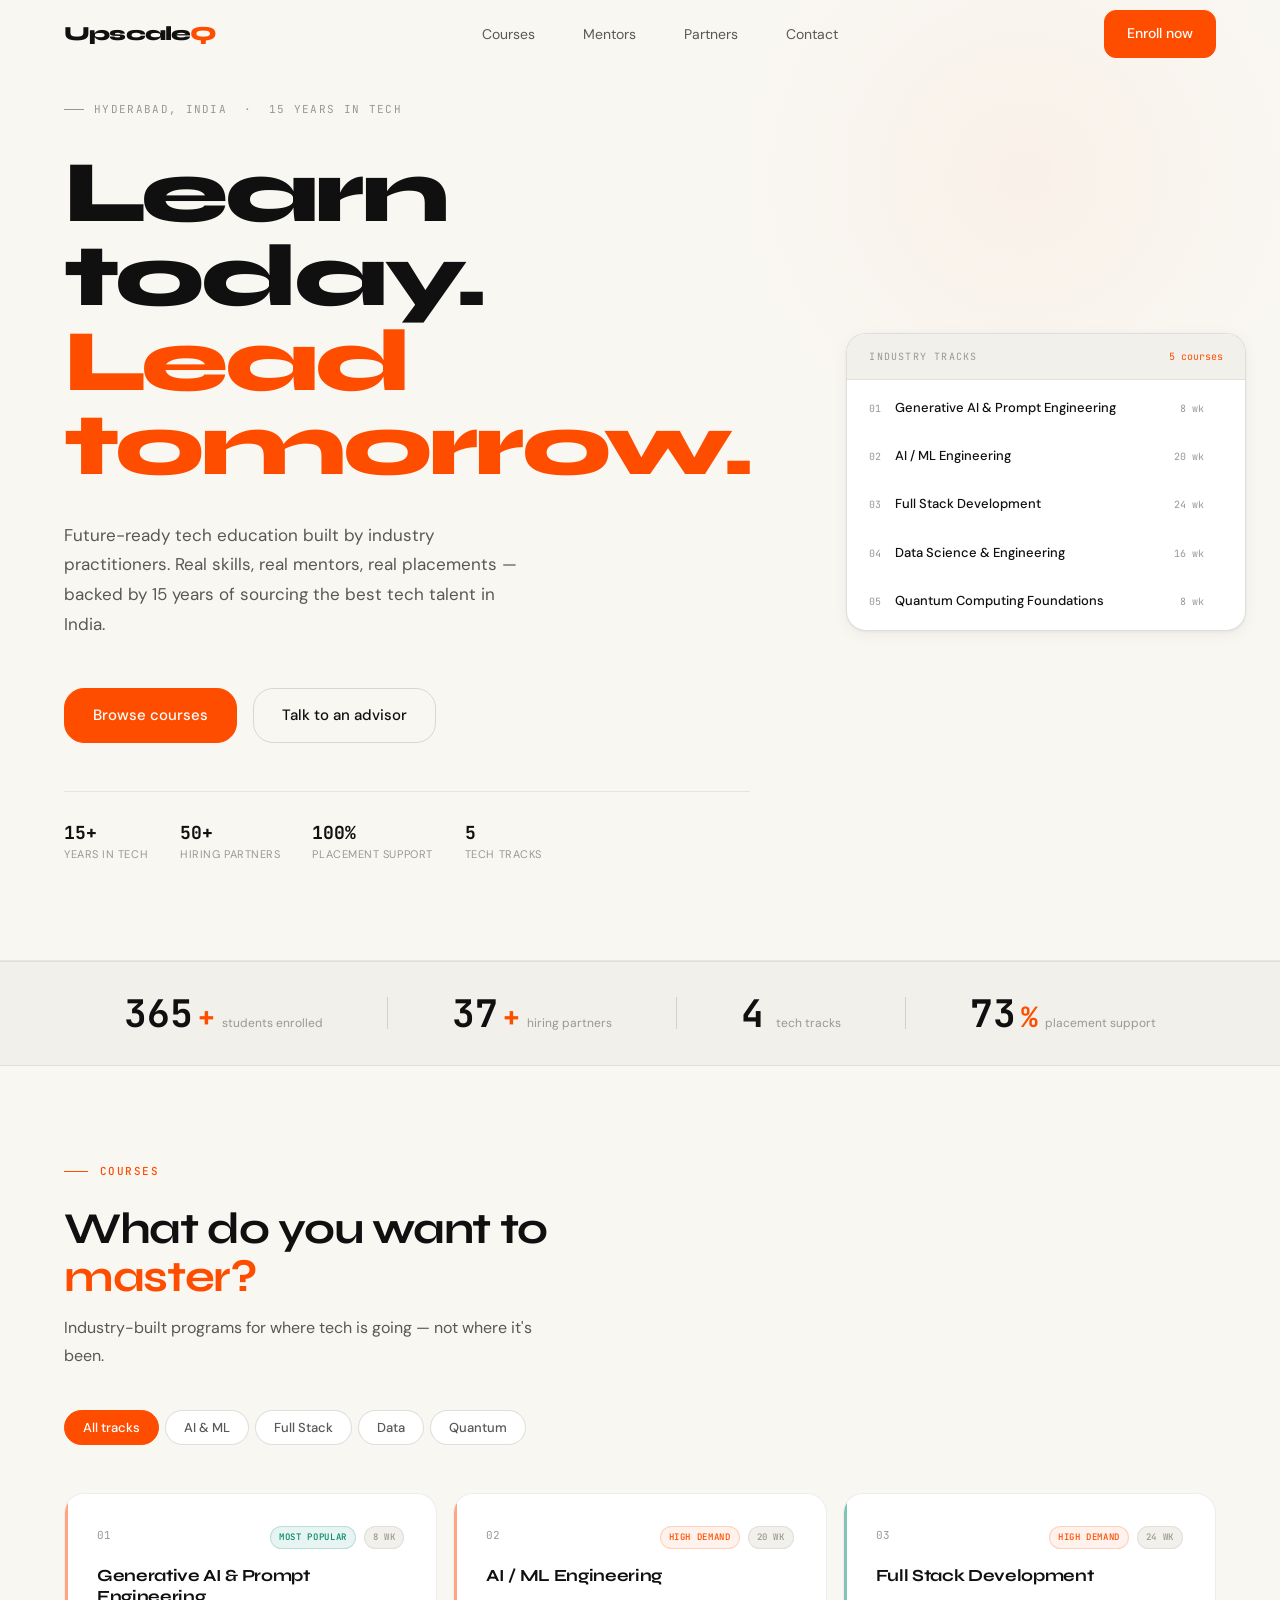
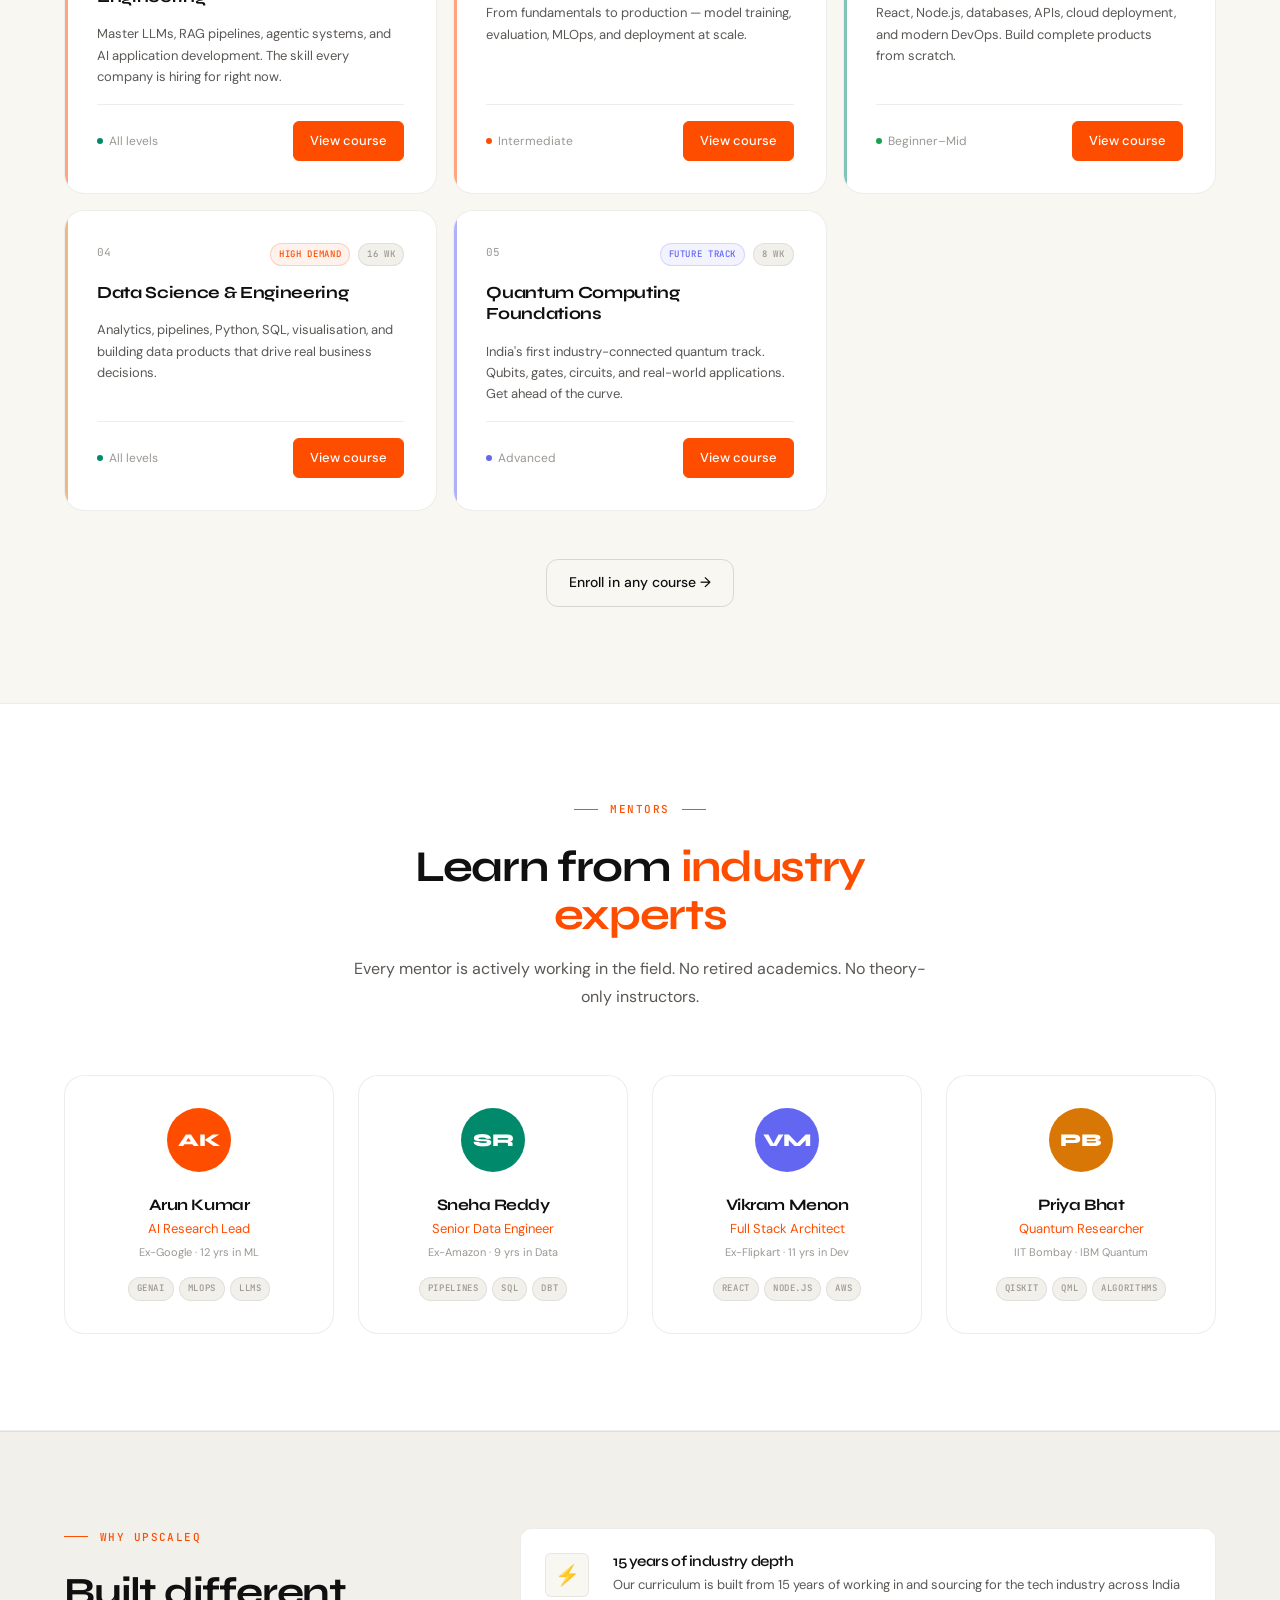
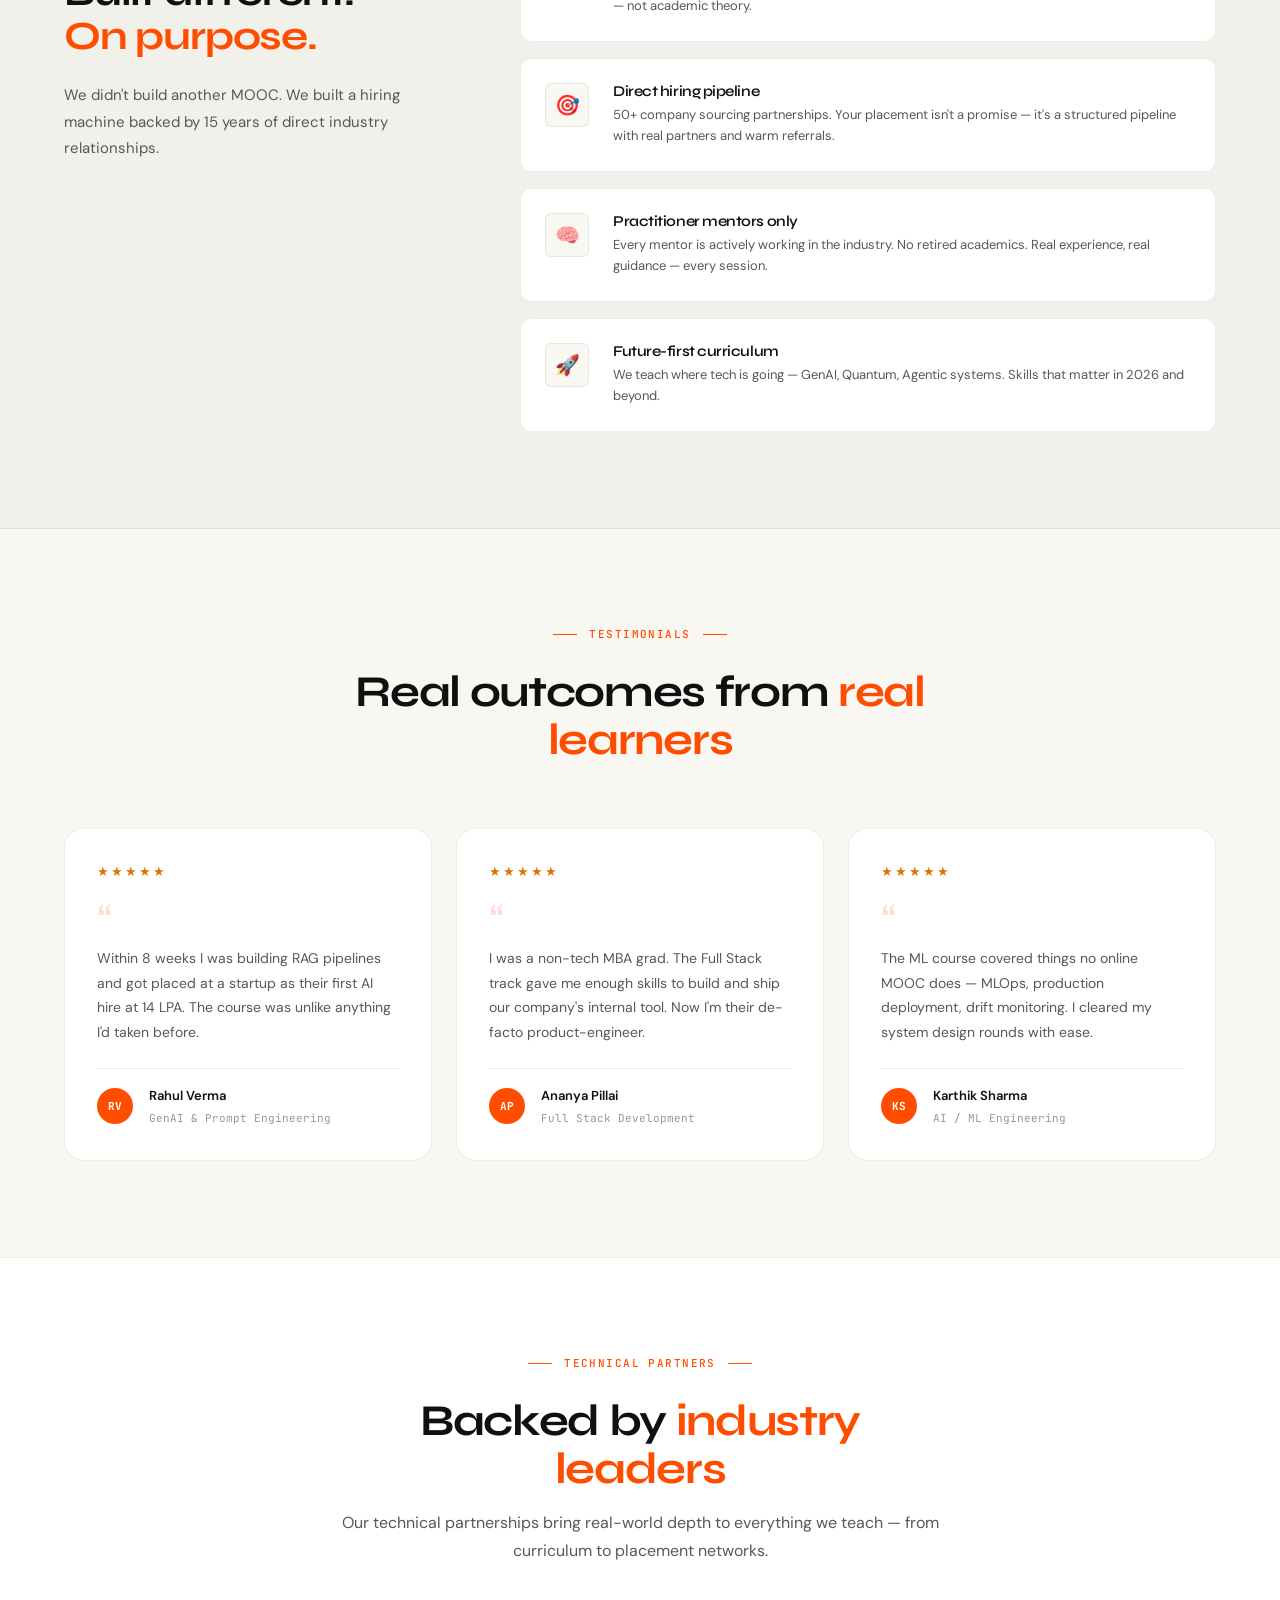
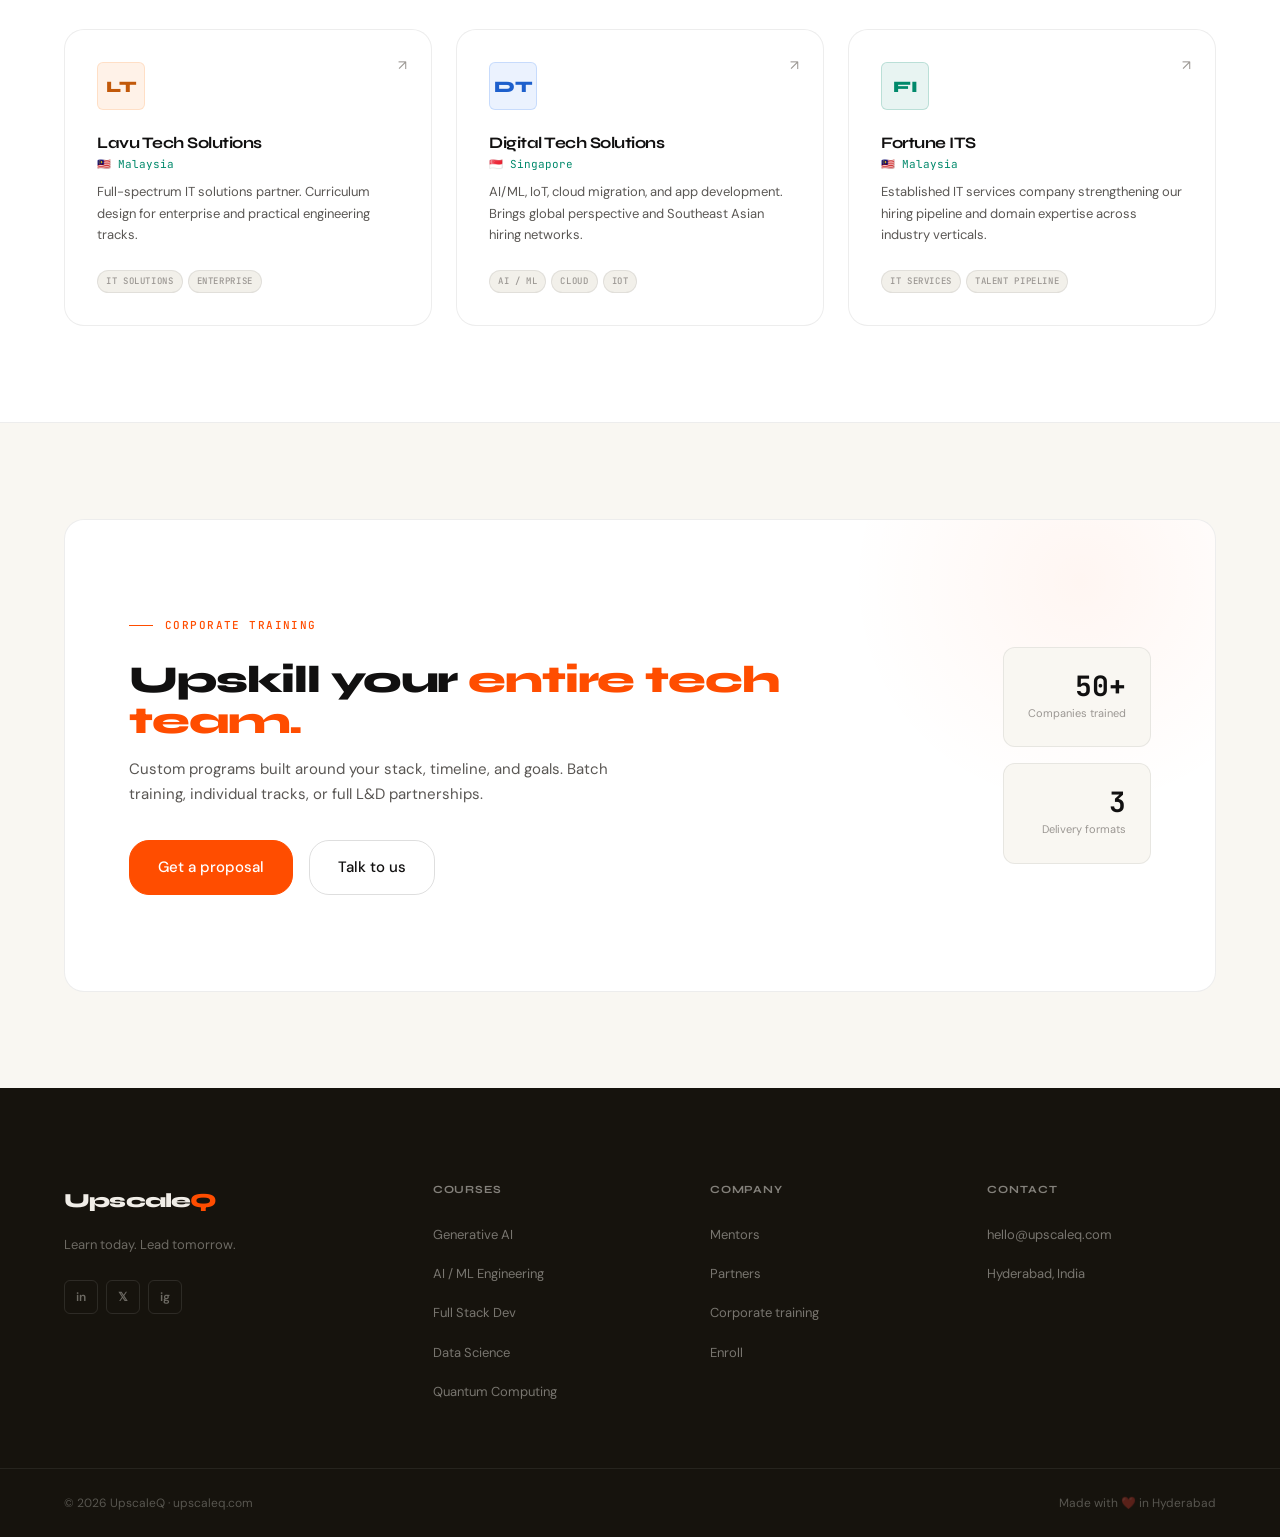
<file: index.html>
<!DOCTYPE html>
<html lang="en">
<head>
  <meta charset="UTF-8" />
  <meta name="viewport" content="width=device-width, initial-scale=1.0" />
  <title>UpscaleQ — Learn Today. Lead Tomorrow.</title>
  <meta name="description" content="Future-ready tech education built by industry practitioners. Real skills, real mentors, real placements — Hyderabad, India." />
  <link href="https://fonts.googleapis.com/css2?family=Syne:wght@400;500;600;700;800&family=DM+Sans:ital,opsz,wght@0,9..40,300;0,9..40,400;0,9..40,500;1,9..40,400&family=JetBrains+Mono:wght@400;500;700&display=swap" rel="stylesheet" />
  <link rel="stylesheet" href="styles.css" />
</head>
<body>

  <!-- NAV -->
  <header class="nav-wrapper" id="navbar">
    <nav class="nav container">
      <a href="index.html" class="nav__logo">Upscale<em>Q</em></a>
      <ul class="nav__links" id="navLinks">
        <li><a href="#courses" class="nav__link">Courses</a></li>
        <li><a href="#mentors" class="nav__link">Mentors</a></li>
        <li><a href="#partners" class="nav__link">Partners</a></li>
        <li><a href="#contact" class="nav__link">Contact</a></li>
      </ul>
      <div class="nav__actions">
        <a href="enroll.html" class="btn btn--primary">Enroll now</a>
        <button class="nav__hamburger" id="hamburger" aria-label="Open menu" aria-expanded="false">
          <span></span><span></span><span></span>
        </button>
      </div>
    </nav>
    <div class="nav__drawer" id="navDrawer">
      <ul class="nav__drawer-links">
        <li><a href="#courses"  class="nav__link">Courses</a></li>
        <li><a href="#mentors"  class="nav__link">Mentors</a></li>
        <li><a href="#partners" class="nav__link">Partners</a></li>
        <li><a href="#contact"  class="nav__link">Contact</a></li>
        <li><a href="enroll.html" class="btn btn--primary btn--full">Enroll now</a></li>
      </ul>
    </div>
  </header>

  <main>

    <!-- ───────────── HERO ───────────── -->
    <section class="hero" id="hero">
      <div class="container hero__inner">

        <!-- Left: text -->
        <div class="hero__content">
          <p class="hero__eyebrow reveal">Hyderabad, India &nbsp;·&nbsp; 15 years in tech</p>

          <h1 class="hero__headline reveal reveal--delay-1">
            Learn today.<br>
            <em>Lead tomorrow.</em>
          </h1>

          <p class="hero__sub reveal reveal--delay-2">
            Future-ready tech education built by industry practitioners.
            Real skills, real mentors, real placements — backed by
            15 years of sourcing the best tech talent in India.
          </p>

          <div class="hero__actions reveal reveal--delay-3">
            <a href="#courses"   class="btn btn--primary btn--lg">Browse courses</a>
            <a href="enroll.html" class="btn btn--ghost   btn--lg">Talk to an advisor</a>
          </div>

          <div class="hero__stats reveal reveal--delay-4">
            <div class="hero__stat">
              <span class="hero__stat-num mono">15+</span>
              <span class="hero__stat-label">Years in tech</span>
            </div>
            <div class="hero__stat">
              <span class="hero__stat-num mono">50+</span>
              <span class="hero__stat-label">Hiring partners</span>
            </div>
            <div class="hero__stat">
              <span class="hero__stat-num mono">100%</span>
              <span class="hero__stat-label">Placement support</span>
            </div>
            <div class="hero__stat">
              <span class="hero__stat-num mono">5</span>
              <span class="hero__stat-label">Tech tracks</span>
            </div>
          </div>
        </div>

        <!-- Right: course index — functional, not decorative -->
        <nav class="hero__index reveal reveal--delay-2" aria-label="Course index">
          <div class="hero__index-header">
            <span class="hero__index-title">Industry tracks</span>
            <span class="hero__index-count">5 courses</span>
          </div>
          <ol class="hero__index-list">
            <li>
              <a href="courses/generative-ai.html" class="hero__index-item">
                <span class="hero__index-num">01</span>
                <span class="hero__index-name">Generative AI &amp; Prompt Engineering</span>
                <span class="hero__index-weeks">8 wk</span>
                <span class="hero__index-item-arrow">→</span>
              </a>
            </li>
            <li>
              <a href="courses/ai-ml.html" class="hero__index-item">
                <span class="hero__index-num">02</span>
                <span class="hero__index-name">AI / ML Engineering</span>
                <span class="hero__index-weeks">20 wk</span>
                <span class="hero__index-item-arrow">→</span>
              </a>
            </li>
            <li>
              <a href="courses/fullstack.html" class="hero__index-item">
                <span class="hero__index-num">03</span>
                <span class="hero__index-name">Full Stack Development</span>
                <span class="hero__index-weeks">24 wk</span>
                <span class="hero__index-item-arrow">→</span>
              </a>
            </li>
            <li>
              <a href="courses/data-science.html" class="hero__index-item">
                <span class="hero__index-num">04</span>
                <span class="hero__index-name">Data Science &amp; Engineering</span>
                <span class="hero__index-weeks">16 wk</span>
                <span class="hero__index-item-arrow">→</span>
              </a>
            </li>
            <li>
              <a href="courses/quantum.html" class="hero__index-item">
                <span class="hero__index-num">05</span>
                <span class="hero__index-name">Quantum Computing Foundations</span>
                <span class="hero__index-weeks">8 wk</span>
                <span class="hero__index-item-arrow">→</span>
              </a>
            </li>
          </ol>
        </nav>

      </div>
    </section>

    <!-- ───────────── STATS ───────────── -->
    <div class="stats-bar">
      <div class="container stats-bar__inner">
        <div class="stat-item reveal">
          <span class="stat-item__num mono" data-target="500">0</span>
          <span class="stat-item__suffix mono">+</span>
          <span class="stat-item__label">students enrolled</span>
        </div>
        <div class="stat-divider" aria-hidden="true"></div>
        <div class="stat-item reveal reveal--delay-1">
          <span class="stat-item__num mono" data-target="50">0</span>
          <span class="stat-item__suffix mono">+</span>
          <span class="stat-item__label">hiring partners</span>
        </div>
        <div class="stat-divider" aria-hidden="true"></div>
        <div class="stat-item reveal reveal--delay-2">
          <span class="stat-item__num mono" data-target="5">0</span>
          <span class="stat-item__suffix mono"></span>
          <span class="stat-item__label">tech tracks</span>
        </div>
        <div class="stat-divider" aria-hidden="true"></div>
        <div class="stat-item reveal reveal--delay-3">
          <span class="stat-item__num mono" data-target="100">0</span>
          <span class="stat-item__suffix mono">%</span>
          <span class="stat-item__label">placement support</span>
        </div>
      </div>
    </div>

    <!-- ───────────── COURSES ───────────── -->
    <section class="section" id="courses">
      <div class="container">
        <div class="reveal">
          <p class="section__label">Courses</p>
          <h2 class="section__h" style="max-width:520px;margin-bottom:12px;">
            What do you want to <em>master?</em>
          </h2>
          <p class="section__sub" style="max-width:480px;margin-bottom:40px;">
            Industry-built programs for where tech is going — not where it's been.
          </p>
        </div>

        <div class="filter-tabs reveal">
          <button class="filter-tab filter-tab--active" data-filter="all">All tracks</button>
          <button class="filter-tab" data-filter="ai">AI &amp; ML</button>
          <button class="filter-tab" data-filter="fullstack">Full Stack</button>
          <button class="filter-tab" data-filter="data">Data</button>
          <button class="filter-tab" data-filter="quantum">Quantum</button>
        </div>

        <div class="courses-grid" id="coursesGrid">

          <article class="course-card reveal" data-category="ai">
            <div class="course-card__top">
              <span class="course-card__num mono">01</span>
              <div class="course-card__tags-row">
                <span class="tag tag--hot">Most popular</span>
                <span class="tag tag--sm mono">8 wk</span>
              </div>
            </div>
            <h3 class="course-card__title">Generative AI &amp; Prompt Engineering</h3>
            <p class="course-card__desc">Master LLMs, RAG pipelines, agentic systems, and AI application development. The skill every company is hiring for right now.</p>
            <div class="course-card__footer">
              <div class="course-card__level">
                <span class="level-dot level-dot--all"></span>All levels
              </div>
              <a href="courses/generative-ai.html" class="btn btn--primary btn--sm">View course</a>
            </div>
          </article>

          <article class="course-card reveal reveal--delay-1" data-category="ai">
            <div class="course-card__top">
              <span class="course-card__num mono">02</span>
              <div class="course-card__tags-row">
                <span class="tag tag--demand">High demand</span>
                <span class="tag tag--sm mono">20 wk</span>
              </div>
            </div>
            <h3 class="course-card__title">AI / ML Engineering</h3>
            <p class="course-card__desc">From fundamentals to production — model training, evaluation, MLOps, and deployment at scale.</p>
            <div class="course-card__footer">
              <div class="course-card__level">
                <span class="level-dot level-dot--mid"></span>Intermediate
              </div>
              <a href="courses/ai-ml.html" class="btn btn--primary btn--sm">View course</a>
            </div>
          </article>

          <article class="course-card reveal reveal--delay-2" data-category="fullstack">
            <div class="course-card__top">
              <span class="course-card__num mono">03</span>
              <div class="course-card__tags-row">
                <span class="tag tag--demand">High demand</span>
                <span class="tag tag--sm mono">24 wk</span>
              </div>
            </div>
            <h3 class="course-card__title">Full Stack Development</h3>
            <p class="course-card__desc">React, Node.js, databases, APIs, cloud deployment, and modern DevOps. Build complete products from scratch.</p>
            <div class="course-card__footer">
              <div class="course-card__level">
                <span class="level-dot level-dot--beg"></span>Beginner–Mid
              </div>
              <a href="courses/fullstack.html" class="btn btn--primary btn--sm">View course</a>
            </div>
          </article>

          <article class="course-card reveal reveal--delay-1" data-category="data">
            <div class="course-card__top">
              <span class="course-card__num mono">04</span>
              <div class="course-card__tags-row">
                <span class="tag tag--demand">High demand</span>
                <span class="tag tag--sm mono">16 wk</span>
              </div>
            </div>
            <h3 class="course-card__title">Data Science &amp; Engineering</h3>
            <p class="course-card__desc">Analytics, pipelines, Python, SQL, visualisation, and building data products that drive real business decisions.</p>
            <div class="course-card__footer">
              <div class="course-card__level">
                <span class="level-dot level-dot--all"></span>All levels
              </div>
              <a href="courses/data-science.html" class="btn btn--primary btn--sm">View course</a>
            </div>
          </article>

          <article class="course-card reveal reveal--delay-2" data-category="quantum">
            <div class="course-card__top">
              <span class="course-card__num mono">05</span>
              <div class="course-card__tags-row">
                <span class="tag tag--new">Future track</span>
                <span class="tag tag--sm mono">8 wk</span>
              </div>
            </div>
            <h3 class="course-card__title">Quantum Computing Foundations</h3>
            <p class="course-card__desc">India's first industry-connected quantum track. Qubits, gates, circuits, and real-world applications. Get ahead of the curve.</p>
            <div class="course-card__footer">
              <div class="course-card__level">
                <span class="level-dot level-dot--adv"></span>Advanced
              </div>
              <a href="courses/quantum.html" class="btn btn--primary btn--sm">View course</a>
            </div>
          </article>

        </div>

        <div class="courses-section__cta reveal">
          <a href="enroll.html" class="btn btn--ghost">Enroll in any course →</a>
        </div>
      </div>
    </section>

    <!-- ───────────── MENTORS ───────────── -->
    <section class="section" id="mentors" style="background:var(--color-surface);border-top:1px solid var(--color-border);border-bottom:1px solid var(--color-border);">
      <div class="container">
        <div class="section__header reveal">
          <p class="section__label">Mentors</p>
          <h2 class="section__h">Learn from <em>industry experts</em></h2>
          <p class="section__sub">Every mentor is actively working in the field. No retired academics. No theory-only instructors.</p>
        </div>
        <div class="mentors-grid">
          <div class="mentor-card reveal">
            <div class="mentor-card__avatar mentor-card__avatar--1">AK</div>
            <h3 class="mentor-card__name">Arun Kumar</h3>
            <p class="mentor-card__role">AI Research Lead</p>
            <p class="mentor-card__company">Ex-Google · 12 yrs in ML</p>
            <div class="mentor-card__tags">
              <span class="tag tag--sm">GenAI</span>
              <span class="tag tag--sm">MLOps</span>
              <span class="tag tag--sm">LLMs</span>
            </div>
          </div>
          <div class="mentor-card reveal reveal--delay-1">
            <div class="mentor-card__avatar mentor-card__avatar--2">SR</div>
            <h3 class="mentor-card__name">Sneha Reddy</h3>
            <p class="mentor-card__role">Senior Data Engineer</p>
            <p class="mentor-card__company">Ex-Amazon · 9 yrs in Data</p>
            <div class="mentor-card__tags">
              <span class="tag tag--sm">Pipelines</span>
              <span class="tag tag--sm">SQL</span>
              <span class="tag tag--sm">dbt</span>
            </div>
          </div>
          <div class="mentor-card reveal reveal--delay-2">
            <div class="mentor-card__avatar mentor-card__avatar--3">VM</div>
            <h3 class="mentor-card__name">Vikram Menon</h3>
            <p class="mentor-card__role">Full Stack Architect</p>
            <p class="mentor-card__company">Ex-Flipkart · 11 yrs in Dev</p>
            <div class="mentor-card__tags">
              <span class="tag tag--sm">React</span>
              <span class="tag tag--sm">Node.js</span>
              <span class="tag tag--sm">AWS</span>
            </div>
          </div>
          <div class="mentor-card reveal reveal--delay-3">
            <div class="mentor-card__avatar mentor-card__avatar--4">PB</div>
            <h3 class="mentor-card__name">Priya Bhat</h3>
            <p class="mentor-card__role">Quantum Researcher</p>
            <p class="mentor-card__company">IIT Bombay · IBM Quantum</p>
            <div class="mentor-card__tags">
              <span class="tag tag--sm">Qiskit</span>
              <span class="tag tag--sm">QML</span>
              <span class="tag tag--sm">Algorithms</span>
            </div>
          </div>
        </div>
      </div>
    </section>

    <!-- ───────────── WHY UPSCALEQ ───────────── -->
    <section class="section why-section">
      <div class="container why-inner">
        <div class="why-left reveal">
          <p class="section__label">Why UpscaleQ</p>
          <h2 class="section__h">Built different.<br><em>On purpose.</em></h2>
          <p class="section__sub">We didn't build another MOOC. We built a hiring machine backed by 15 years of direct industry relationships.</p>
        </div>
        <div class="why-right">
          <div class="why-point reveal">
            <div class="why-point__icon">⚡</div>
            <div>
              <h4 class="why-point__title">15 years of industry depth</h4>
              <p class="why-point__desc">Our curriculum is built from 15 years of working in and sourcing for the tech industry across India — not academic theory.</p>
            </div>
          </div>
          <div class="why-point reveal reveal--delay-1">
            <div class="why-point__icon">🎯</div>
            <div>
              <h4 class="why-point__title">Direct hiring pipeline</h4>
              <p class="why-point__desc">50+ company sourcing partnerships. Your placement isn't a promise — it's a structured pipeline with real partners and warm referrals.</p>
            </div>
          </div>
          <div class="why-point reveal reveal--delay-2">
            <div class="why-point__icon">🧠</div>
            <div>
              <h4 class="why-point__title">Practitioner mentors only</h4>
              <p class="why-point__desc">Every mentor is actively working in the industry. No retired academics. Real experience, real guidance — every session.</p>
            </div>
          </div>
          <div class="why-point reveal reveal--delay-3">
            <div class="why-point__icon">🚀</div>
            <div>
              <h4 class="why-point__title">Future-first curriculum</h4>
              <p class="why-point__desc">We teach where tech is going — GenAI, Quantum, Agentic systems. Skills that matter in 2026 and beyond.</p>
            </div>
          </div>
        </div>
      </div>
    </section>

    <!-- ───────────── TESTIMONIALS ───────────── -->
    <section class="section" id="testimonials">
      <div class="container">
        <div class="section__header reveal">
          <p class="section__label">Testimonials</p>
          <h2 class="section__h">Real outcomes from <em>real learners</em></h2>
        </div>
        <div class="testimonials-grid">
          <article class="testimonial-card reveal">
            <div class="testimonial-card__stars">★★★★★</div>
            <p class="testimonial-card__text">Within 8 weeks I was building RAG pipelines and got placed at a startup as their first AI hire at 14 LPA. The course was unlike anything I'd taken before.</p>
            <div class="testimonial-card__author">
              <div class="testimonial-card__avatar">RV</div>
              <div>
                <div class="testimonial-card__name">Rahul Verma</div>
                <div class="testimonial-card__course">GenAI &amp; Prompt Engineering</div>
              </div>
            </div>
          </article>
          <article class="testimonial-card reveal reveal--delay-1">
            <div class="testimonial-card__stars">★★★★★</div>
            <p class="testimonial-card__text">I was a non-tech MBA grad. The Full Stack track gave me enough skills to build and ship our company's internal tool. Now I'm their de-facto product-engineer.</p>
            <div class="testimonial-card__author">
              <div class="testimonial-card__avatar">AP</div>
              <div>
                <div class="testimonial-card__name">Ananya Pillai</div>
                <div class="testimonial-card__course">Full Stack Development</div>
              </div>
            </div>
          </article>
          <article class="testimonial-card reveal reveal--delay-2">
            <div class="testimonial-card__stars">★★★★★</div>
            <p class="testimonial-card__text">The ML course covered things no online MOOC does — MLOps, production deployment, drift monitoring. I cleared my system design rounds with ease.</p>
            <div class="testimonial-card__author">
              <div class="testimonial-card__avatar">KS</div>
              <div>
                <div class="testimonial-card__name">Karthik Sharma</div>
                <div class="testimonial-card__course">AI / ML Engineering</div>
              </div>
            </div>
          </article>
        </div>
      </div>
    </section>

    <!-- ───────────── PARTNERS ───────────── -->
    <section class="section" id="partners" style="background:var(--color-surface);border-top:1px solid var(--color-border);border-bottom:1px solid var(--color-border);">
      <div class="container">
        <div class="section__header reveal">
          <p class="section__label">Technical Partners</p>
          <h2 class="section__h">Backed by <em>industry leaders</em></h2>
          <p class="section__sub">Our technical partnerships bring real-world depth to everything we teach — from curriculum to placement networks.</p>
        </div>
        <div class="partners-grid">
          <a href="https://www.lavutechsolutions.com/" target="_blank" rel="noopener" class="partner-card reveal">
            <div class="partner-card__mono pm--lavu">LT</div>
            <div>
              <h3 class="partner-card__name">Lavu Tech Solutions</h3>
              <p class="partner-card__loc">🇲🇾 Malaysia</p>
              <p class="partner-card__desc">Full-spectrum IT solutions partner. Curriculum design for enterprise and practical engineering tracks.</p>
            </div>
            <div class="partner-card__tags">
              <span class="tag tag--sm">IT Solutions</span>
              <span class="tag tag--sm">Enterprise</span>
            </div>
            <span class="partner-card__arrow">↗</span>
          </a>
          <a href="https://www.digitaltechsolutions.com.sg/" target="_blank" rel="noopener" class="partner-card reveal reveal--delay-1">
            <div class="partner-card__mono pm--dts">DT</div>
            <div>
              <h3 class="partner-card__name">Digital Tech Solutions</h3>
              <p class="partner-card__loc">🇸🇬 Singapore</p>
              <p class="partner-card__desc">AI/ML, IoT, cloud migration, and app development. Brings global perspective and Southeast Asian hiring networks.</p>
            </div>
            <div class="partner-card__tags">
              <span class="tag tag--sm">AI / ML</span>
              <span class="tag tag--sm">Cloud</span>
              <span class="tag tag--sm">IoT</span>
            </div>
            <span class="partner-card__arrow">↗</span>
          </a>
          <a href="https://www.fortuneits.com/" target="_blank" rel="noopener" class="partner-card reveal reveal--delay-2">
            <div class="partner-card__mono pm--fortune">FI</div>
            <div>
              <h3 class="partner-card__name">Fortune ITS</h3>
              <p class="partner-card__loc">🇲🇾 Malaysia</p>
              <p class="partner-card__desc">Established IT services company strengthening our hiring pipeline and domain expertise across industry verticals.</p>
            </div>
            <div class="partner-card__tags">
              <span class="tag tag--sm">IT Services</span>
              <span class="tag tag--sm">Talent Pipeline</span>
            </div>
            <span class="partner-card__arrow">↗</span>
          </a>
        </div>
      </div>
    </section>

    <!-- ───────────── CORPORATE ───────────── -->
    <section class="section" id="corporate">
      <div class="container">
        <div class="corporate-banner reveal">
          <div class="corporate-banner__content">
            <p class="section__label">Corporate training</p>
            <h2 class="corporate-banner__h">Upskill your <em>entire tech team.</em></h2>
            <p class="corporate-banner__sub">Custom programs built around your stack, timeline, and goals. Batch training, individual tracks, or full L&amp;D partnerships.</p>
            <div class="corporate-banner__actions">
              <a href="enroll.html"               class="btn btn--primary btn--lg">Get a proposal</a>
              <a href="mailto:hello@upscaleq.com" class="btn btn--ghost   btn--lg">Talk to us</a>
            </div>
          </div>
          <div class="corporate-banner__stat-col">
            <div class="corp-stat">
              <span class="corp-stat__num mono">50+</span>
              <p class="corp-stat__label">Companies trained</p>
            </div>
            <div class="corp-stat">
              <span class="corp-stat__num mono">3</span>
              <p class="corp-stat__label">Delivery formats</p>
            </div>
          </div>
        </div>
      </div>
    </section>

  </main>

  <!-- FOOTER -->
  <footer class="footer" id="contact">
    <div class="container footer__inner">
      <div class="footer__brand">
        <a href="index.html" class="footer__logo">Upscale<em>Q</em></a>
        <p class="footer__tagline">Learn today. Lead tomorrow.</p>
        <div class="footer__socials">
          <a href="#" class="footer__social" aria-label="LinkedIn">in</a>
          <a href="#" class="footer__social" aria-label="Twitter">𝕏</a>
          <a href="#" class="footer__social" aria-label="Instagram">ig</a>
        </div>
      </div>
      <div class="footer__col">
        <h4 class="footer__col-title">Courses</h4>
        <ul class="footer__links">
          <li><a href="courses/generative-ai.html">Generative AI</a></li>
          <li><a href="courses/ai-ml.html">AI / ML Engineering</a></li>
          <li><a href="courses/fullstack.html">Full Stack Dev</a></li>
          <li><a href="courses/data-science.html">Data Science</a></li>
          <li><a href="courses/quantum.html">Quantum Computing</a></li>
        </ul>
      </div>
      <div class="footer__col">
        <h4 class="footer__col-title">Company</h4>
        <ul class="footer__links">
          <li><a href="#mentors">Mentors</a></li>
          <li><a href="#partners">Partners</a></li>
          <li><a href="#corporate">Corporate training</a></li>
          <li><a href="enroll.html">Enroll</a></li>
        </ul>
      </div>
      <div class="footer__col">
        <h4 class="footer__col-title">Contact</h4>
        <ul class="footer__links">
          <li><a href="mailto:hello@upscaleq.com">hello@upscaleq.com</a></li>
          <li><a href="#">Hyderabad, India</a></li>
        </ul>
      </div>
    </div>
    <div class="footer__bottom">
      <div class="container footer__bottom-inner">
        <span>© 2026 UpscaleQ · upscaleq.com</span>
        <span>Made with ❤️ in Hyderabad</span>
      </div>
    </div>
  </footer>

  <script src="script.js"></script>
</body>
</html>
</file>
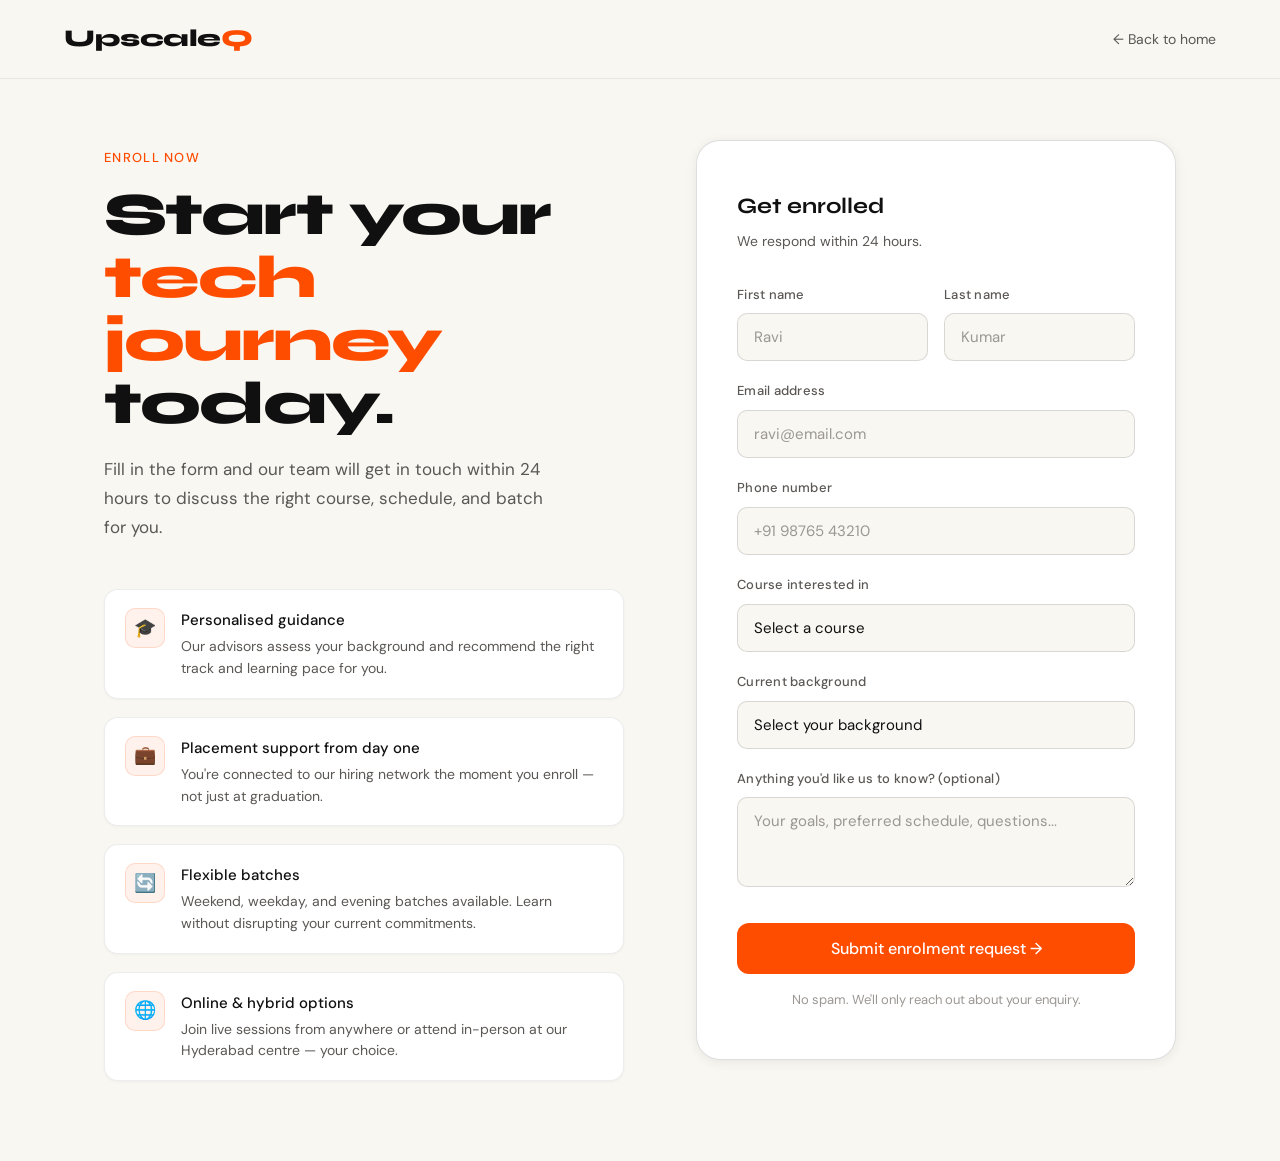
<file: enroll.html>
<!DOCTYPE html>
<html lang="en">
<head>
<meta charset="UTF-8">
<meta name="viewport" content="width=device-width, initial-scale=1.0">
<title>Enroll Now — UpscaleQ</title>
<link href="https://fonts.googleapis.com/css2?family=Syne:wght@400;500;600;700;800&family=DM+Sans:ital,opsz,wght@0,9..40,300;0,9..40,400;0,9..40,500;1,9..40,400&display=swap" rel="stylesheet">
<style>
  :root {
    --bg: #F9F7F2; --surface: #FFFFFF; --surface-2: #F2F0EA;
    --orange: #FF4D00; --orange-hover: #E54300; --teal: #00896B;
    --text-1: #111010; --text-2: #5A5754; --text-3: #9B9793;
    --border: rgba(0,0,0,0.07); --border-soft: rgba(0,0,0,0.13);
  }
  *, *::before, *::after { box-sizing: border-box; margin: 0; padding: 0; }
  html { scroll-behavior: smooth; }
  body {
    font-family: 'DM Sans', sans-serif;
    font-size: 16px; line-height: 1.6;
    background: var(--bg); color: var(--text-1);
    overflow-x: hidden; -webkit-font-smoothing: antialiased;
  }

  nav {
    position: fixed; top: 0; left: 0; right: 0; z-index: 100;
    display: flex; align-items: center; justify-content: space-between;
    padding: 20px 64px;
    background: rgba(249,247,242,0.94);
    backdrop-filter: blur(16px);
    border-bottom: 1px solid var(--border);
  }
  .nav-logo {
    font-family: 'Syne', sans-serif;
    font-size: 24px; font-weight: 800;
    letter-spacing: -0.5px; color: var(--text-1);
    text-decoration: none;
  }
  .nav-logo span { color: var(--orange); }
  .nav-back {
    font-size: 14px; color: var(--text-2); text-decoration: none;
    display: flex; align-items: center; gap: 6px;
    transition: color 0.2s;
  }
  .nav-back:hover { color: var(--text-1); }

  .page-wrap {
    min-height: 100vh;
    padding: 140px 64px 80px;
    display: grid;
    grid-template-columns: 1fr 480px;
    gap: 72px;
    max-width: 1200px;
    margin: 0 auto;
  }

  .enroll-left { padding-top: 8px; }
  .section-tag {
    font-size: 13px; font-weight: 500; letter-spacing: 0.1em;
    text-transform: uppercase; color: var(--orange); margin-bottom: 14px;
  }
  .enroll-h {
    font-family: 'Syne', sans-serif;
    font-size: clamp(40px, 5vw, 60px);
    font-weight: 800; letter-spacing: -2px; line-height: 1.05;
    margin-bottom: 20px; color: var(--text-1);
  }
  .enroll-h span { color: var(--orange); }
  .enroll-sub {
    font-size: 17px; color: var(--text-2); line-height: 1.7;
    max-width: 460px; margin-bottom: 48px;
  }

  .trust-items { display: flex; flex-direction: column; gap: 18px; }
  .trust-item {
    display: flex; align-items: flex-start; gap: 16px;
    padding: 18px 20px;
    background: var(--surface);
    border: 1px solid var(--border);
    border-radius: 14px;
    box-shadow: 0 1px 3px rgba(0,0,0,0.04);
  }
  .trust-icon {
    width: 40px; height: 40px; border-radius: 10px; flex-shrink: 0;
    background: rgba(255,77,0,0.08); border: 1px solid rgba(255,77,0,0.15);
    display: flex; align-items: center; justify-content: center; font-size: 18px;
  }
  .trust-title { font-size: 15px; font-weight: 500; margin-bottom: 4px; color: var(--text-1); }
  .trust-desc { font-size: 14px; color: var(--text-2); line-height: 1.55; }

  /* FORM CARD */
  .form-card {
    background: var(--surface);
    border: 1px solid var(--border-soft);
    border-radius: 24px; padding: 48px 40px;
    position: sticky; top: 100px;
    align-self: start;
    box-shadow: 0 2px 12px rgba(0,0,0,0.07);
  }
  .form-title {
    font-family: 'Syne', sans-serif;
    font-size: 22px; font-weight: 700;
    margin-bottom: 6px; color: var(--text-1);
  }
  .form-sub { font-size: 14px; color: var(--text-2); margin-bottom: 32px; }

  .form-group { margin-bottom: 20px; }
  label {
    display: block; font-size: 13px; font-weight: 500;
    color: var(--text-2); margin-bottom: 8px;
    letter-spacing: 0.02em;
  }
  input, select, textarea {
    width: 100%; padding: 13px 16px;
    background: var(--bg);
    border: 1px solid var(--border-soft);
    border-radius: 10px; color: var(--text-1);
    font-family: 'DM Sans', sans-serif; font-size: 15px;
    outline: none; transition: border-color 0.2s, background 0.2s;
    -webkit-appearance: none;
  }
  input::placeholder, textarea::placeholder { color: var(--text-3); }
  input:focus, select:focus, textarea:focus {
    border-color: var(--orange);
    background: var(--surface);
  }
  select option { background: var(--surface); color: var(--text-1); }
  textarea { resize: vertical; min-height: 90px; }

  .form-row { display: grid; grid-template-columns: 1fr 1fr; gap: 16px; }

  .submit-btn {
    width: 100%; padding: 15px;
    background: var(--orange); color: #fff;
    border: none; border-radius: 12px;
    font-family: 'DM Sans', sans-serif;
    font-size: 16px; font-weight: 500;
    cursor: pointer; margin-top: 8px;
    transition: background 0.2s, transform 0.15s;
  }
  .submit-btn:hover { background: var(--orange-hover); transform: translateY(-1px); }
  .form-note {
    text-align: center; font-size: 13px;
    color: var(--text-3); margin-top: 16px;
  }

  /* SUCCESS STATE */
  .success-msg {
    display: none;
    text-align: center; padding: 32px 0;
  }
  .success-icon {
    width: 64px; height: 64px; border-radius: 50%;
    background: rgba(0,137,107,0.1); border: 2px solid var(--teal);
    display: flex; align-items: center; justify-content: center;
    font-size: 28px; margin: 0 auto 20px; color: var(--teal);
  }
  .success-title {
    font-family: 'Syne', sans-serif;
    font-size: 22px; font-weight: 700; margin-bottom: 10px; color: var(--text-1);
  }
  .success-sub { font-size: 15px; color: var(--text-2); line-height: 1.6; }

  @media (max-width: 900px) {
    nav { padding: 16px 24px; }
    .page-wrap { grid-template-columns: 1fr; padding: 110px 24px 60px; gap: 40px; }
    .form-card { position: static; padding: 32px 24px; }
    .form-row { grid-template-columns: 1fr; }
  }
</style>
</head>
<body>

<nav>
  <a href="index.html" class="nav-logo">Upscale<span>Q</span></a>
  <a href="index.html" class="nav-back">← Back to home</a>
</nav>

<div class="page-wrap">
  <div class="enroll-left">
    <div class="section-tag">Enroll Now</div>
    <h1 class="enroll-h">Start your<br><span>tech journey</span><br>today.</h1>
    <p class="enroll-sub">
      Fill in the form and our team will get in touch within 24 hours to discuss the right course, schedule, and batch for you.
    </p>

    <div class="trust-items">
      <div class="trust-item">
        <div class="trust-icon">🎓</div>
        <div>
          <div class="trust-title">Personalised guidance</div>
          <div class="trust-desc">Our advisors assess your background and recommend the right track and learning pace for you.</div>
        </div>
      </div>
      <div class="trust-item">
        <div class="trust-icon">💼</div>
        <div>
          <div class="trust-title">Placement support from day one</div>
          <div class="trust-desc">You're connected to our hiring network the moment you enroll — not just at graduation.</div>
        </div>
      </div>
      <div class="trust-item">
        <div class="trust-icon">🔄</div>
        <div>
          <div class="trust-title">Flexible batches</div>
          <div class="trust-desc">Weekend, weekday, and evening batches available. Learn without disrupting your current commitments.</div>
        </div>
      </div>
      <div class="trust-item">
        <div class="trust-icon">🌐</div>
        <div>
          <div class="trust-title">Online &amp; hybrid options</div>
          <div class="trust-desc">Join live sessions from anywhere or attend in-person at our Hyderabad centre — your choice.</div>
        </div>
      </div>
    </div>
  </div>

  <div class="form-card">
    <div id="formContent">
      <div class="form-title">Get enrolled</div>
      <div class="form-sub">We respond within 24 hours.</div>

      <form id="enrollForm" onsubmit="handleSubmit(event)">
        <div class="form-row">
          <div class="form-group">
            <label>First name</label>
            <input type="text" placeholder="Ravi" required>
          </div>
          <div class="form-group">
            <label>Last name</label>
            <input type="text" placeholder="Kumar" required>
          </div>
        </div>

        <div class="form-group">
          <label>Email address</label>
          <input type="email" placeholder="ravi@email.com" required>
        </div>

        <div class="form-group">
          <label>Phone number</label>
          <input type="tel" placeholder="+91 98765 43210" required>
        </div>

        <div class="form-group">
          <label>Course interested in</label>
          <select required>
            <option value="" disabled selected>Select a course</option>
            <option>Generative AI &amp; Prompt Engineering</option>
            <option>AI / ML Engineering</option>
            <option>Full Stack Development</option>
            <option>Data Science &amp; Engineering</option>
            <option>Quantum Computing Foundations</option>
            <option>Corporate Training (Custom)</option>
          </select>
        </div>

        <div class="form-group">
          <label>Current background</label>
          <select>
            <option value="" disabled selected>Select your background</option>
            <option>Student / Fresher</option>
            <option>Working professional (non-tech)</option>
            <option>Working professional (tech)</option>
            <option>Entrepreneur / Founder</option>
            <option>HR / Talent / L&D Manager</option>
          </select>
        </div>

        <div class="form-group">
          <label>Anything you'd like us to know? (optional)</label>
          <textarea placeholder="Your goals, preferred schedule, questions..."></textarea>
        </div>

        <button type="submit" class="submit-btn">Submit enrolment request →</button>
        <div class="form-note">No spam. We'll only reach out about your enquiry.</div>
      </form>
    </div>

    <div class="success-msg" id="successMsg">
      <div class="success-icon">✓</div>
      <div class="success-title">You're on the list!</div>
      <div class="success-sub">
        Thank you for reaching out. Our team will contact you within 24 hours to discuss your course and batch options.
      </div>
    </div>
  </div>
</div>

<script>
  function handleSubmit(e) {
    e.preventDefault();
    document.getElementById('formContent').style.display = 'none';
    document.getElementById('successMsg').style.display = 'block';
  }
</script>
</body>
</html>
</file>
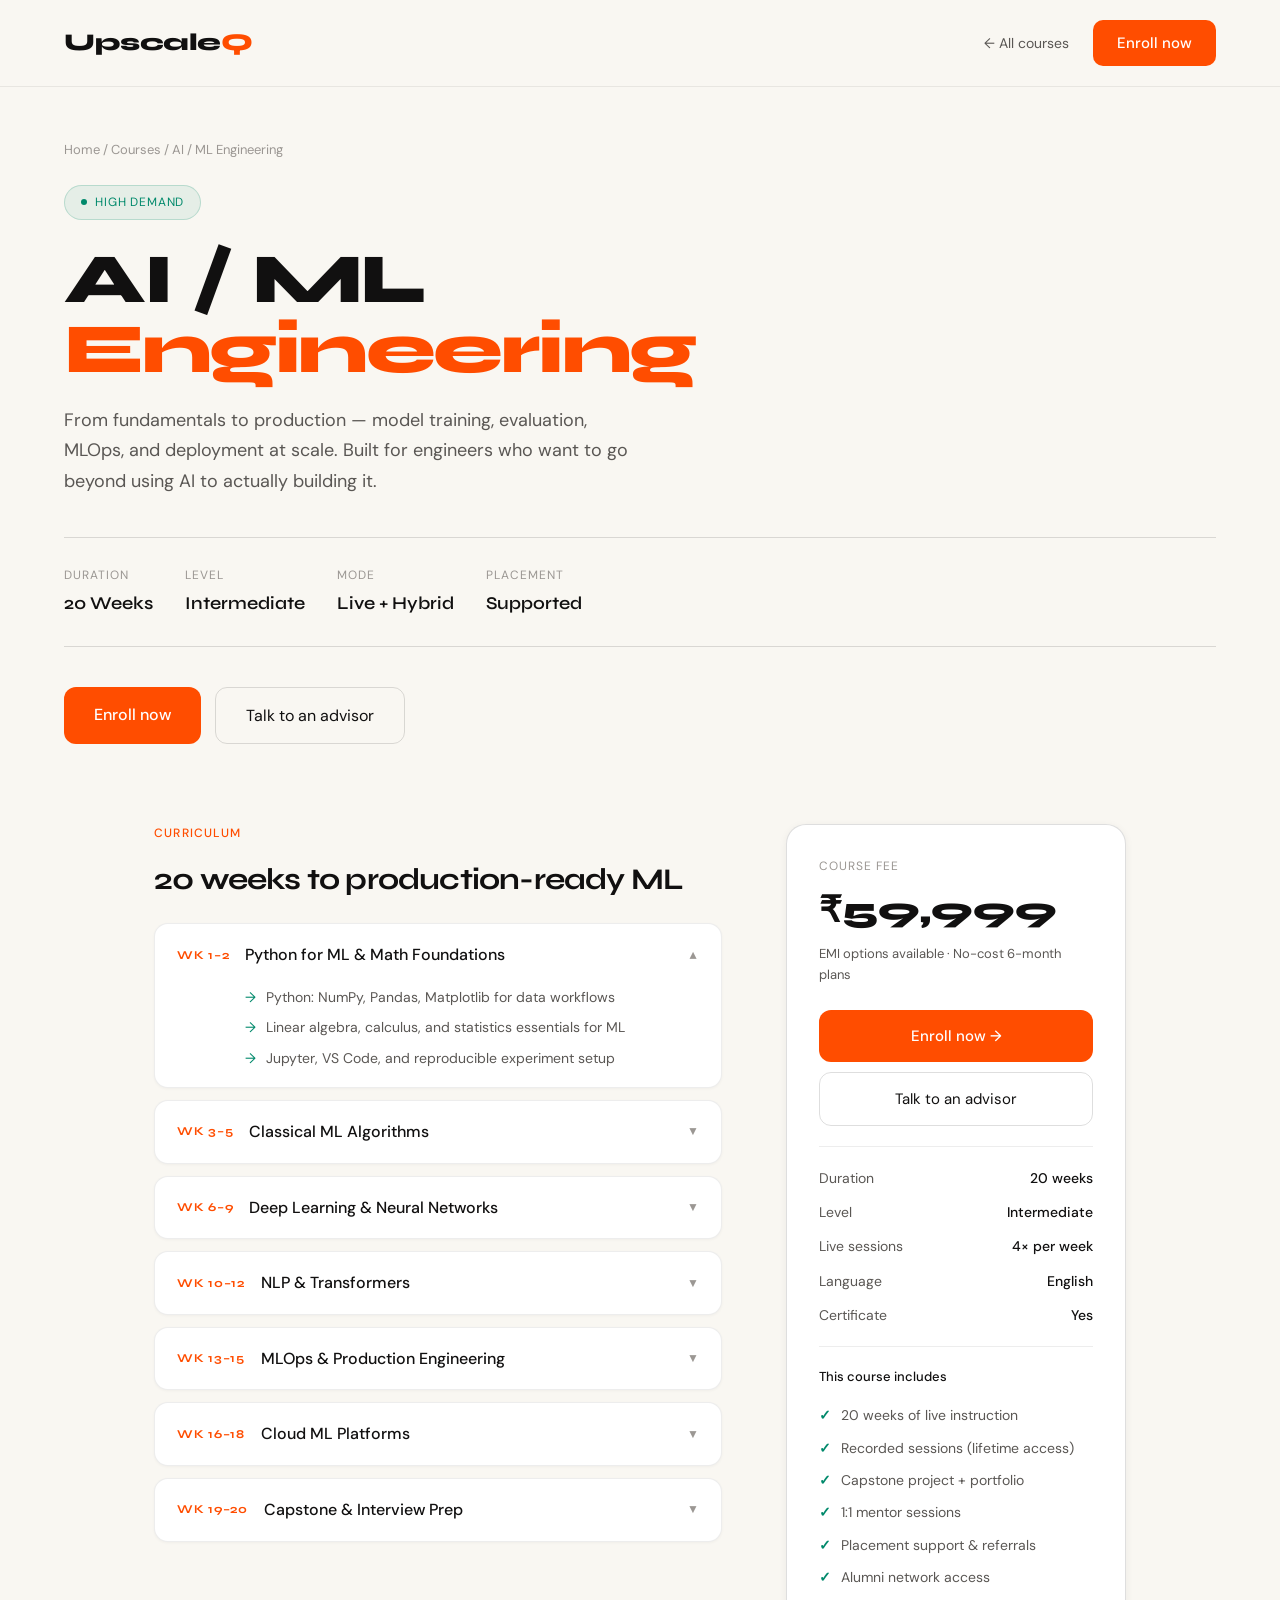
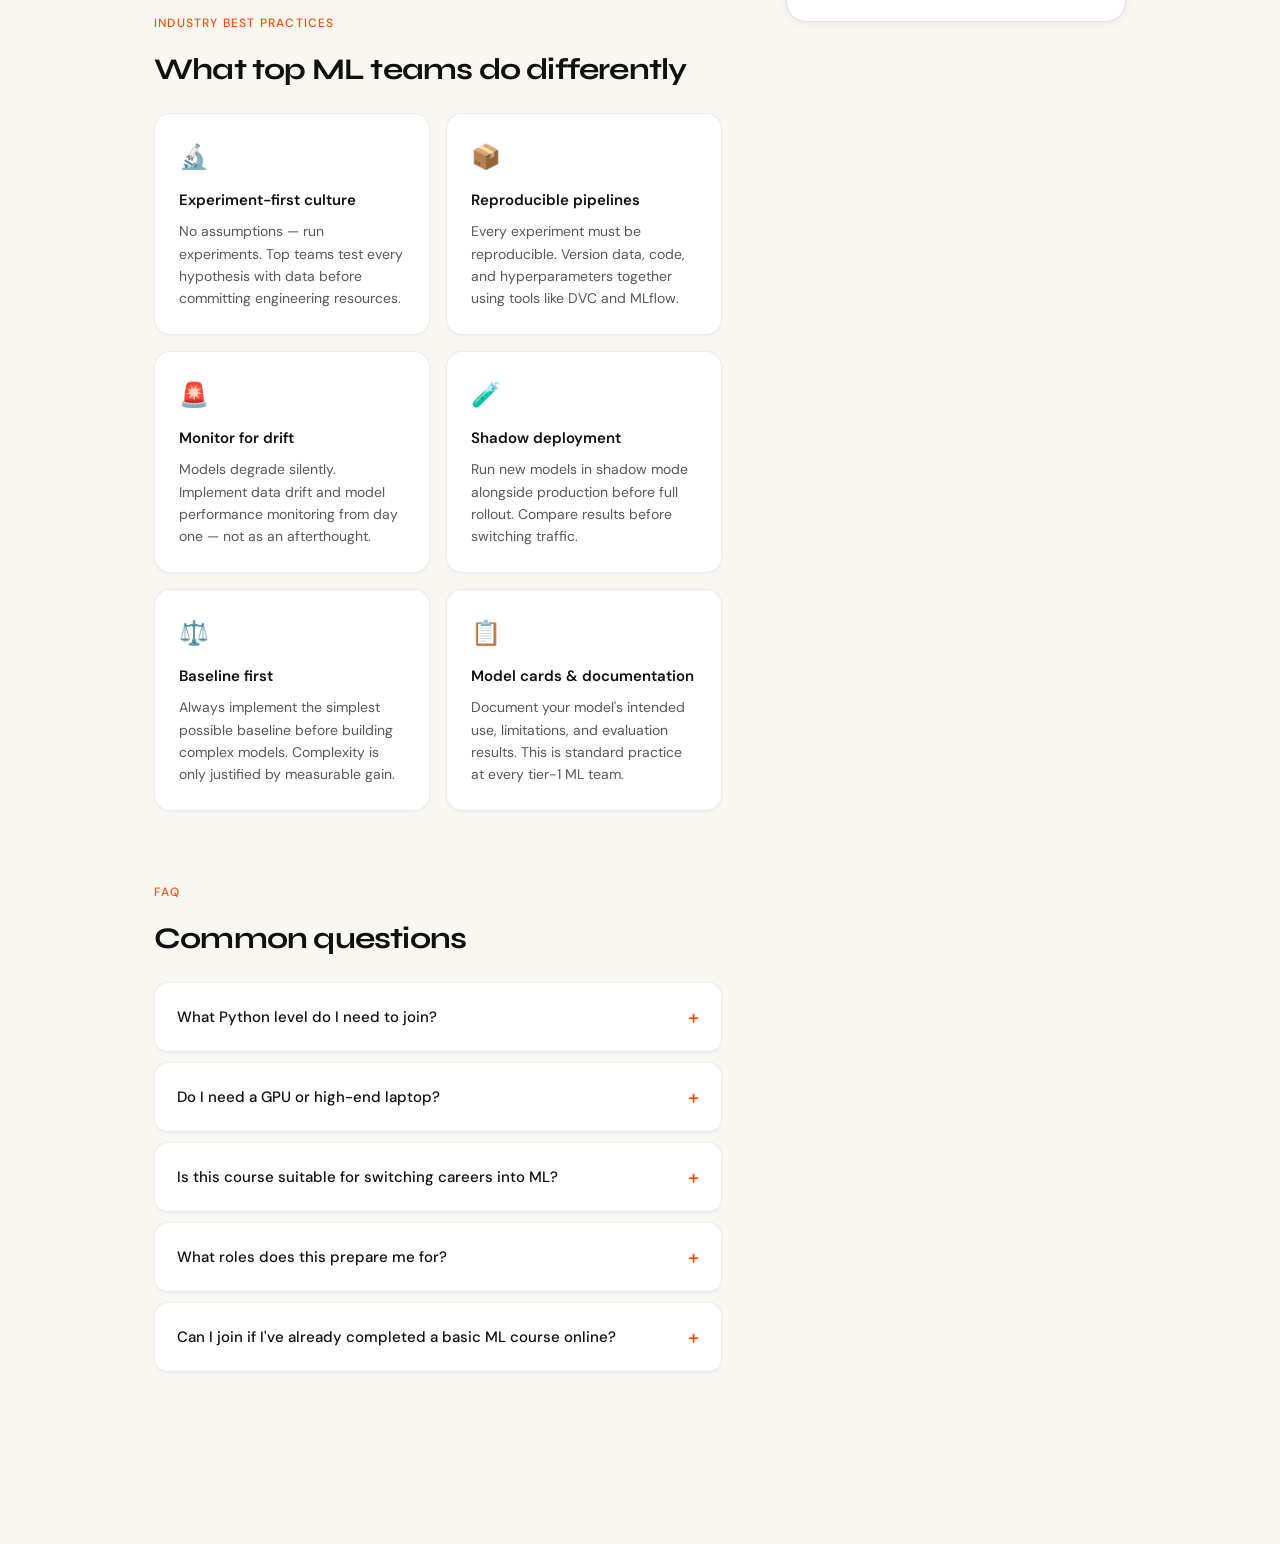
<file: courses/ai-ml.html>
<!DOCTYPE html>
<html lang="en">
<head>
<meta charset="UTF-8">
<meta name="viewport" content="width=device-width, initial-scale=1.0">
<title>AI / ML Engineering — UpscaleQ</title>
<link href="https://fonts.googleapis.com/css2?family=Syne:wght@400;500;600;700;800&family=DM+Sans:ital,opsz,wght@0,9..40,300;0,9..40,400;0,9..40,500;1,9..40,400&display=swap" rel="stylesheet">
<style>
  :root {
    --bg: #F9F7F2; --surface: #FFFFFF; --surface-2: #F2F0EA;
    --orange: #FF4D00; --orange-hover: #E54300; --teal: #00896B;
    --text-1: #111010; --text-2: #5A5754; --text-3: #9B9793;
    --border: rgba(0,0,0,0.07); --border-soft: rgba(0,0,0,0.13);
  }
  *, *::before, *::after { box-sizing: border-box; margin: 0; padding: 0; }
  html { scroll-behavior: smooth; }
  body { font-family: 'DM Sans', sans-serif; font-size: 16px; line-height: 1.6; background: var(--bg); color: var(--text-1); overflow-x: hidden; -webkit-font-smoothing: antialiased; }

  nav { position: fixed; top: 0; left: 0; right: 0; z-index: 100; display: flex; align-items: center; justify-content: space-between; padding: 20px 64px; background: rgba(249,247,242,0.94); backdrop-filter: blur(16px); border-bottom: 1px solid var(--border); }
  .nav-logo { font-family: 'Syne', sans-serif; font-size: 24px; font-weight: 800; letter-spacing: -0.5px; color: var(--text-1); text-decoration: none; }
  .nav-logo span { color: var(--orange); }
  .nav-right { display: flex; align-items: center; gap: 24px; }
  .nav-back { font-size: 14px; color: var(--text-2); text-decoration: none; transition: color 0.2s; }
  .nav-back:hover { color: var(--text-1); }
  .nav-cta { background: var(--orange); color: #fff; border: none; border-radius: 10px; padding: 11px 24px; font-size: 15px; font-weight: 500; cursor: pointer; font-family: 'DM Sans', sans-serif; transition: background 0.2s; text-decoration: none; white-space: nowrap; }
  .nav-cta:hover { background: var(--orange-hover); }

  /* HERO */
  .course-hero { padding: 140px 64px 80px; position: relative; overflow: hidden; background: var(--bg); }
  .breadcrumb { font-size: 13px; color: var(--text-3); margin-bottom: 24px; }
  .breadcrumb a { color: var(--text-3); text-decoration: none; } .breadcrumb a:hover { color: var(--text-1); }
  .course-badge-lg { display: inline-flex; align-items: center; gap: 8px; background: rgba(0,137,107,0.08); border: 1px solid rgba(0,137,107,0.2); border-radius: 30px; padding: 7px 16px; font-size: 12px; color: var(--teal); letter-spacing: 0.07em; text-transform: uppercase; margin-bottom: 24px; }
  .course-badge-lg::before { content: ''; width: 6px; height: 6px; border-radius: 50%; background: var(--teal); flex-shrink: 0; }
  .course-h { font-family: 'Syne', sans-serif; font-size: clamp(40px, 5.5vw, 72px); font-weight: 800; letter-spacing: -2.5px; line-height: 1.0; margin-bottom: 20px; max-width: 800px; }
  .course-h span { color: var(--orange); }
  .course-lead { font-size: 18px; color: var(--text-2); line-height: 1.7; max-width: 580px; margin-bottom: 40px; }
  .course-meta-bar { display: flex; flex-wrap: wrap; gap: 32px; padding: 28px 0; border-top: 1px solid var(--border-soft); border-bottom: 1px solid var(--border-soft); margin-bottom: 40px; }
  .meta-label { font-size: 12px; color: var(--text-3); text-transform: uppercase; letter-spacing: 0.08em; margin-bottom: 4px; }
  .meta-value { font-family: 'Syne', sans-serif; font-size: 18px; font-weight: 600; color: var(--text-1); }
  .hero-actions { display: flex; gap: 14px; flex-wrap: wrap; }
  .btn-main { background: var(--orange); color: #fff; border: none; border-radius: 12px; padding: 15px 30px; font-size: 16px; font-weight: 500; cursor: pointer; font-family: 'DM Sans', sans-serif; transition: background 0.2s, transform 0.15s; text-decoration: none; display: inline-block; }
  .btn-main:hover { background: var(--orange-hover); transform: translateY(-2px); }
  .btn-ghost { background: transparent; color: var(--text-1); border: 1px solid var(--border-soft); border-radius: 12px; padding: 15px 30px; font-size: 16px; font-weight: 400; cursor: pointer; font-family: 'DM Sans', sans-serif; transition: border-color 0.2s; text-decoration: none; display: inline-block; }
  .btn-ghost:hover { border-color: var(--text-3); }

  /* CONTENT */
  .content-wrap { max-width: 1100px; margin: 0 auto; padding: 0 64px 100px; display: grid; grid-template-columns: 1fr 340px; gap: 64px; align-items: start; }
  .main-col { }
  .sidebar { position: sticky; top: 100px; }

  .section-block { margin-bottom: 72px; }
  .block-tag { font-size: 12px; font-weight: 500; letter-spacing: 0.1em; text-transform: uppercase; color: var(--orange); margin-bottom: 12px; }
  .block-h { font-family: 'Syne', sans-serif; font-size: 30px; font-weight: 700; letter-spacing: -0.8px; margin-bottom: 20px; color: var(--text-1); }

  /* CURRICULUM */
  .curriculum-list { display: flex; flex-direction: column; gap: 12px; }
  .week-item { background: var(--surface); border: 1px solid var(--border); border-radius: 14px; overflow: hidden; box-shadow: 0 1px 3px rgba(0,0,0,0.04); }
  .week-header { display: flex; align-items: center; gap: 16px; padding: 18px 22px; cursor: pointer; transition: background 0.2s; }
  .week-header:hover { background: var(--surface-2); }
  .week-num { font-family: 'Syne', sans-serif; font-size: 12px; font-weight: 700; color: var(--orange); min-width: 52px; text-transform: uppercase; letter-spacing: 0.06em; }
  .week-title { font-size: 16px; font-weight: 500; flex: 1; color: var(--text-1); }
  .week-arrow { font-size: 12px; color: var(--text-3); transition: transform 0.2s; }
  .week-item.open .week-arrow { transform: rotate(180deg); }
  .week-body { display: none; padding: 0 22px 18px 90px; }
  .week-item.open .week-body { display: block; }
  .week-topics { list-style: none; display: flex; flex-direction: column; gap: 8px; }
  .week-topics li { font-size: 14px; color: var(--text-2); display: flex; align-items: flex-start; gap: 10px; }
  .week-topics li::before { content: '→'; color: var(--teal); flex-shrink: 0; }

  /* BEST PRACTICES */
  .bp-grid { display: grid; grid-template-columns: 1fr 1fr; gap: 16px; }
  .bp-card { background: var(--surface); border: 1px solid var(--border); border-radius: 16px; padding: 24px; box-shadow: 0 1px 3px rgba(0,0,0,0.04); }
  .bp-icon { font-size: 24px; margin-bottom: 12px; }
  .bp-title { font-size: 15px; font-weight: 600; margin-bottom: 8px; color: var(--text-1); }
  .bp-desc { font-size: 14px; color: var(--text-2); line-height: 1.6; }

  /* FAQ */
  .faq-list { display: flex; flex-direction: column; gap: 10px; }
  .faq-item { background: var(--surface); border: 1px solid var(--border); border-radius: 14px; overflow: hidden; box-shadow: 0 1px 3px rgba(0,0,0,0.04); }
  .faq-q { display: flex; align-items: center; justify-content: space-between; padding: 18px 22px; cursor: pointer; font-size: 15px; font-weight: 500; gap: 16px; transition: background 0.2s; color: var(--text-1); }
  .faq-q:hover { background: var(--surface-2); }
  .faq-icon { font-size: 20px; color: var(--orange); flex-shrink: 0; transition: transform 0.2s; }
  .faq-item.open .faq-icon { transform: rotate(45deg); }
  .faq-a { display: none; padding: 0 22px 18px; font-size: 14px; color: var(--text-2); line-height: 1.7; }
  .faq-item.open .faq-a { display: block; }

  /* SIDEBAR */
  .sidebar-card { background: var(--surface); border: 1px solid var(--border-soft); border-radius: 20px; padding: 32px; margin-bottom: 20px; box-shadow: 0 2px 8px rgba(0,0,0,0.06); }
  .price-label { font-size: 12px; text-transform: uppercase; letter-spacing: 0.08em; color: var(--text-3); margin-bottom: 6px; }
  .price-val { font-family: 'Syne', sans-serif; font-size: 36px; font-weight: 800; margin-bottom: 4px; color: var(--text-1); }
  .price-note { font-size: 13px; color: var(--text-2); margin-bottom: 24px; }
  .sidebar-btn { display: block; width: 100%; text-align: center; padding: 14px; background: var(--orange); color: #fff; border: none; border-radius: 12px; font-family: 'DM Sans', sans-serif; font-size: 15px; font-weight: 500; cursor: pointer; transition: background 0.2s; text-decoration: none; margin-bottom: 10px; }
  .sidebar-btn:hover { background: var(--orange-hover); }
  .sidebar-btn-ghost { display: block; width: 100%; text-align: center; padding: 14px; background: transparent; color: var(--text-1); border: 1px solid var(--border-soft); border-radius: 12px; font-family: 'DM Sans', sans-serif; font-size: 15px; cursor: pointer; transition: border-color 0.2s; text-decoration: none; }
  .sidebar-btn-ghost:hover { border-color: var(--text-3); }
  .sidebar-divider { border: none; border-top: 1px solid var(--border); margin: 20px 0; }
  .sidebar-detail { display: flex; justify-content: space-between; font-size: 14px; margin-bottom: 12px; }
  .sidebar-detail-label { color: var(--text-2); }
  .sidebar-detail-value { font-weight: 500; color: var(--text-1); }
  .includes-list { display: flex; flex-direction: column; gap: 10px; margin-top: 16px; }
  .includes-item { display: flex; align-items: center; gap: 10px; font-size: 14px; color: var(--text-2); }
  .includes-item::before { content: '✓'; color: var(--teal); font-weight: 700; flex-shrink: 0; }

  @media (max-width: 900px) {
    nav { padding: 16px 24px; }
    .course-hero { padding: 110px 24px 60px; }
    .content-wrap { grid-template-columns: 1fr; padding: 0 24px 60px; gap: 40px; }
    .sidebar { position: static; }
    .bp-grid { grid-template-columns: 1fr; }
  }
</style>
</head>
<body>
<nav>
  <a href="../index.html" class="nav-logo">Upscale<span>Q</span></a>
  <div class="nav-right">
    <a href="../index.html#courses" class="nav-back">← All courses</a>
    <a href="../enroll.html" class="nav-cta">Enroll now</a>
  </div>
</nav>

<section class="course-hero">
  <div class="breadcrumb"><a href="../index.html">Home</a> / <a href="../index.html#courses">Courses</a> / AI / ML Engineering</div>
  <div class="course-badge-lg">High demand</div>
  <h1 class="course-h">AI / ML<br><span>Engineering</span></h1>
  <p class="course-lead">From fundamentals to production — model training, evaluation, MLOps, and deployment at scale. Built for engineers who want to go beyond using AI to actually building it.</p>
  <div class="course-meta-bar">
    <div class="meta-item"><div class="meta-label">Duration</div><div class="meta-value">20 Weeks</div></div>
    <div class="meta-item"><div class="meta-label">Level</div><div class="meta-value">Intermediate</div></div>
    <div class="meta-item"><div class="meta-label">Mode</div><div class="meta-value">Live + Hybrid</div></div>
    <div class="meta-item"><div class="meta-label">Placement</div><div class="meta-value">Supported</div></div>
  </div>
  <div class="hero-actions">
    <a href="../enroll.html" class="btn-main">Enroll now</a>
    <a href="mailto:hello@upscaleq.com" class="btn-ghost">Talk to an advisor</a>
  </div>
</section>

<div class="content-wrap">
  <div class="main-col">
    <div class="section-block">
      <div class="block-tag">Curriculum</div>
      <h2 class="block-h">20 weeks to production-ready ML</h2>
      <div class="curriculum-list">
        <div class="week-item open">
          <div class="week-header" onclick="toggleWeek(this)"><span class="week-num">Wk 1–2</span><span class="week-title">Python for ML &amp; Math Foundations</span><span class="week-arrow">▼</span></div>
          <div class="week-body"><ul class="week-topics"><li>Python: NumPy, Pandas, Matplotlib for data workflows</li><li>Linear algebra, calculus, and statistics essentials for ML</li><li>Jupyter, VS Code, and reproducible experiment setup</li></ul></div>
        </div>
        <div class="week-item">
          <div class="week-header" onclick="toggleWeek(this)"><span class="week-num">Wk 3–5</span><span class="week-title">Classical ML Algorithms</span><span class="week-arrow">▼</span></div>
          <div class="week-body"><ul class="week-topics"><li>Regression, classification, clustering: theory and implementation</li><li>Scikit-learn end-to-end pipelines</li><li>Feature engineering, selection, and dimensionality reduction</li><li>Model evaluation: cross-validation, metrics, bias-variance</li></ul></div>
        </div>
        <div class="week-item">
          <div class="week-header" onclick="toggleWeek(this)"><span class="week-num">Wk 6–9</span><span class="week-title">Deep Learning &amp; Neural Networks</span><span class="week-arrow">▼</span></div>
          <div class="week-body"><ul class="week-topics"><li>Neural network architecture: layers, activations, backpropagation</li><li>PyTorch fundamentals — tensors, autograd, training loops</li><li>CNNs for vision, RNNs / LSTMs for sequences</li><li>Transfer learning and pre-trained model fine-tuning</li></ul></div>
        </div>
        <div class="week-item">
          <div class="week-header" onclick="toggleWeek(this)"><span class="week-num">Wk 10–12</span><span class="week-title">NLP &amp; Transformers</span><span class="week-arrow">▼</span></div>
          <div class="week-body"><ul class="week-topics"><li>Text preprocessing, tokenisation, word embeddings</li><li>Transformer architecture deep dive — attention, BERT, GPT</li><li>Hugging Face Transformers: fine-tuning for NLP tasks</li><li>Named entity recognition, sentiment, summarisation</li></ul></div>
        </div>
        <div class="week-item">
          <div class="week-header" onclick="toggleWeek(this)"><span class="week-num">Wk 13–15</span><span class="week-title">MLOps &amp; Production Engineering</span><span class="week-arrow">▼</span></div>
          <div class="week-body"><ul class="week-topics"><li>ML pipelines: Airflow, Prefect, Kubeflow</li><li>Experiment tracking with MLflow and Weights &amp; Biases</li><li>Model packaging: Docker, REST APIs with FastAPI</li><li>CI/CD for ML: automated retraining and testing</li></ul></div>
        </div>
        <div class="week-item">
          <div class="week-header" onclick="toggleWeek(this)"><span class="week-num">Wk 16–18</span><span class="week-title">Cloud ML Platforms</span><span class="week-arrow">▼</span></div>
          <div class="week-body"><ul class="week-topics"><li>AWS SageMaker, GCP Vertex AI, Azure ML Studio</li><li>Distributed training with Horovod and Ray</li><li>Feature stores: Feast, Tecton</li><li>Model serving: SageMaker Endpoints, Triton, TorchServe</li></ul></div>
        </div>
        <div class="week-item">
          <div class="week-header" onclick="toggleWeek(this)"><span class="week-num">Wk 19–20</span><span class="week-title">Capstone &amp; Interview Prep</span><span class="week-arrow">▼</span></div>
          <div class="week-body"><ul class="week-topics"><li>End-to-end ML project: problem → data → model → production</li><li>ML system design interview practice</li><li>Portfolio review and placement sessions</li></ul></div>
        </div>
      </div>
    </div>

    <div class="section-block">
      <div class="block-tag">Industry Best Practices</div>
      <h2 class="block-h">What top ML teams do differently</h2>
      <div class="bp-grid">
        <div class="bp-card"><div class="bp-icon">🔬</div><div class="bp-title">Experiment-first culture</div><div class="bp-desc">No assumptions — run experiments. Top teams test every hypothesis with data before committing engineering resources.</div></div>
        <div class="bp-card"><div class="bp-icon">📦</div><div class="bp-title">Reproducible pipelines</div><div class="bp-desc">Every experiment must be reproducible. Version data, code, and hyperparameters together using tools like DVC and MLflow.</div></div>
        <div class="bp-card"><div class="bp-icon">🚨</div><div class="bp-title">Monitor for drift</div><div class="bp-desc">Models degrade silently. Implement data drift and model performance monitoring from day one — not as an afterthought.</div></div>
        <div class="bp-card"><div class="bp-icon">🧪</div><div class="bp-title">Shadow deployment</div><div class="bp-desc">Run new models in shadow mode alongside production before full rollout. Compare results before switching traffic.</div></div>
        <div class="bp-card"><div class="bp-icon">⚖️</div><div class="bp-title">Baseline first</div><div class="bp-desc">Always implement the simplest possible baseline before building complex models. Complexity is only justified by measurable gain.</div></div>
        <div class="bp-card"><div class="bp-icon">📋</div><div class="bp-title">Model cards &amp; documentation</div><div class="bp-desc">Document your model's intended use, limitations, and evaluation results. This is standard practice at every tier-1 ML team.</div></div>
      </div>
    </div>

    <div class="section-block">
      <div class="block-tag">FAQ</div>
      <h2 class="block-h">Common questions</h2>
      <div class="faq-list">
        <div class="faq-item"><div class="faq-q" onclick="toggleFaq(this)">What Python level do I need to join?<span class="faq-icon">+</span></div><div class="faq-a">You should be comfortable with basic Python — loops, functions, and libraries. We provide a pre-course prep module to ensure you're ready before Week 1.</div></div>
        <div class="faq-item"><div class="faq-q" onclick="toggleFaq(this)">Do I need a GPU or high-end laptop?<span class="faq-icon">+</span></div><div class="faq-a">No. All intensive training is done on cloud platforms (Google Colab Pro, AWS, GCP) which we walk you through setting up. A standard laptop is sufficient.</div></div>
        <div class="faq-item"><div class="faq-q" onclick="toggleFaq(this)">Is this course suitable for switching careers into ML?<span class="faq-icon">+</span></div><div class="faq-a">Yes — many of our learners come from software engineering, data analysis, or non-tech backgrounds. By Week 20 you'll have a production project and interview prep to compete for ML roles.</div></div>
        <div class="faq-item"><div class="faq-q" onclick="toggleFaq(this)">What roles does this prepare me for?<span class="faq-icon">+</span></div><div class="faq-a">ML Engineer, AI Engineer, Data Scientist, MLOps Engineer, Research Engineer. Our hiring partners have active openings across all of these.</div></div>
        <div class="faq-item"><div class="faq-q" onclick="toggleFaq(this)">Can I join if I've already completed a basic ML course online?<span class="faq-icon">+</span></div><div class="faq-a">Absolutely. This course goes well beyond introductory MOOCs. The emphasis is on production systems, MLOps, and job-readiness — not just theory.</div></div>
      </div>
    </div>
  </div>

  <div class="sidebar">
    <div class="sidebar-card">
      <div class="price-label">Course fee</div>
      <div class="price-val">₹59,999</div>
      <div class="price-note">EMI options available · No-cost 6-month plans</div>
      <a href="../enroll.html" class="sidebar-btn">Enroll now →</a>
      <a href="mailto:hello@upscaleq.com" class="sidebar-btn-ghost">Talk to an advisor</a>
      <hr class="sidebar-divider">
      <div class="sidebar-detail"><span class="sidebar-detail-label">Duration</span><span class="sidebar-detail-value">20 weeks</span></div>
      <div class="sidebar-detail"><span class="sidebar-detail-label">Level</span><span class="sidebar-detail-value">Intermediate</span></div>
      <div class="sidebar-detail"><span class="sidebar-detail-label">Live sessions</span><span class="sidebar-detail-value">4× per week</span></div>
      <div class="sidebar-detail"><span class="sidebar-detail-label">Language</span><span class="sidebar-detail-value">English</span></div>
      <div class="sidebar-detail"><span class="sidebar-detail-label">Certificate</span><span class="sidebar-detail-value">Yes</span></div>
      <hr class="sidebar-divider">
      <div style="font-size:13px;font-weight:500;margin-bottom:4px;">This course includes</div>
      <div class="includes-list">
        <div class="includes-item">20 weeks of live instruction</div>
        <div class="includes-item">Recorded sessions (lifetime access)</div>
        <div class="includes-item">Capstone project + portfolio</div>
        <div class="includes-item">1:1 mentor sessions</div>
        <div class="includes-item">Placement support &amp; referrals</div>
        <div class="includes-item">Alumni network access</div>
      </div>
    </div>
  </div>
</div>

<script>
  function toggleWeek(header){header.parentElement.classList.toggle('open');}
  function toggleFaq(q){q.parentElement.classList.toggle('open');}
</script>
</body>
</html>
</file>
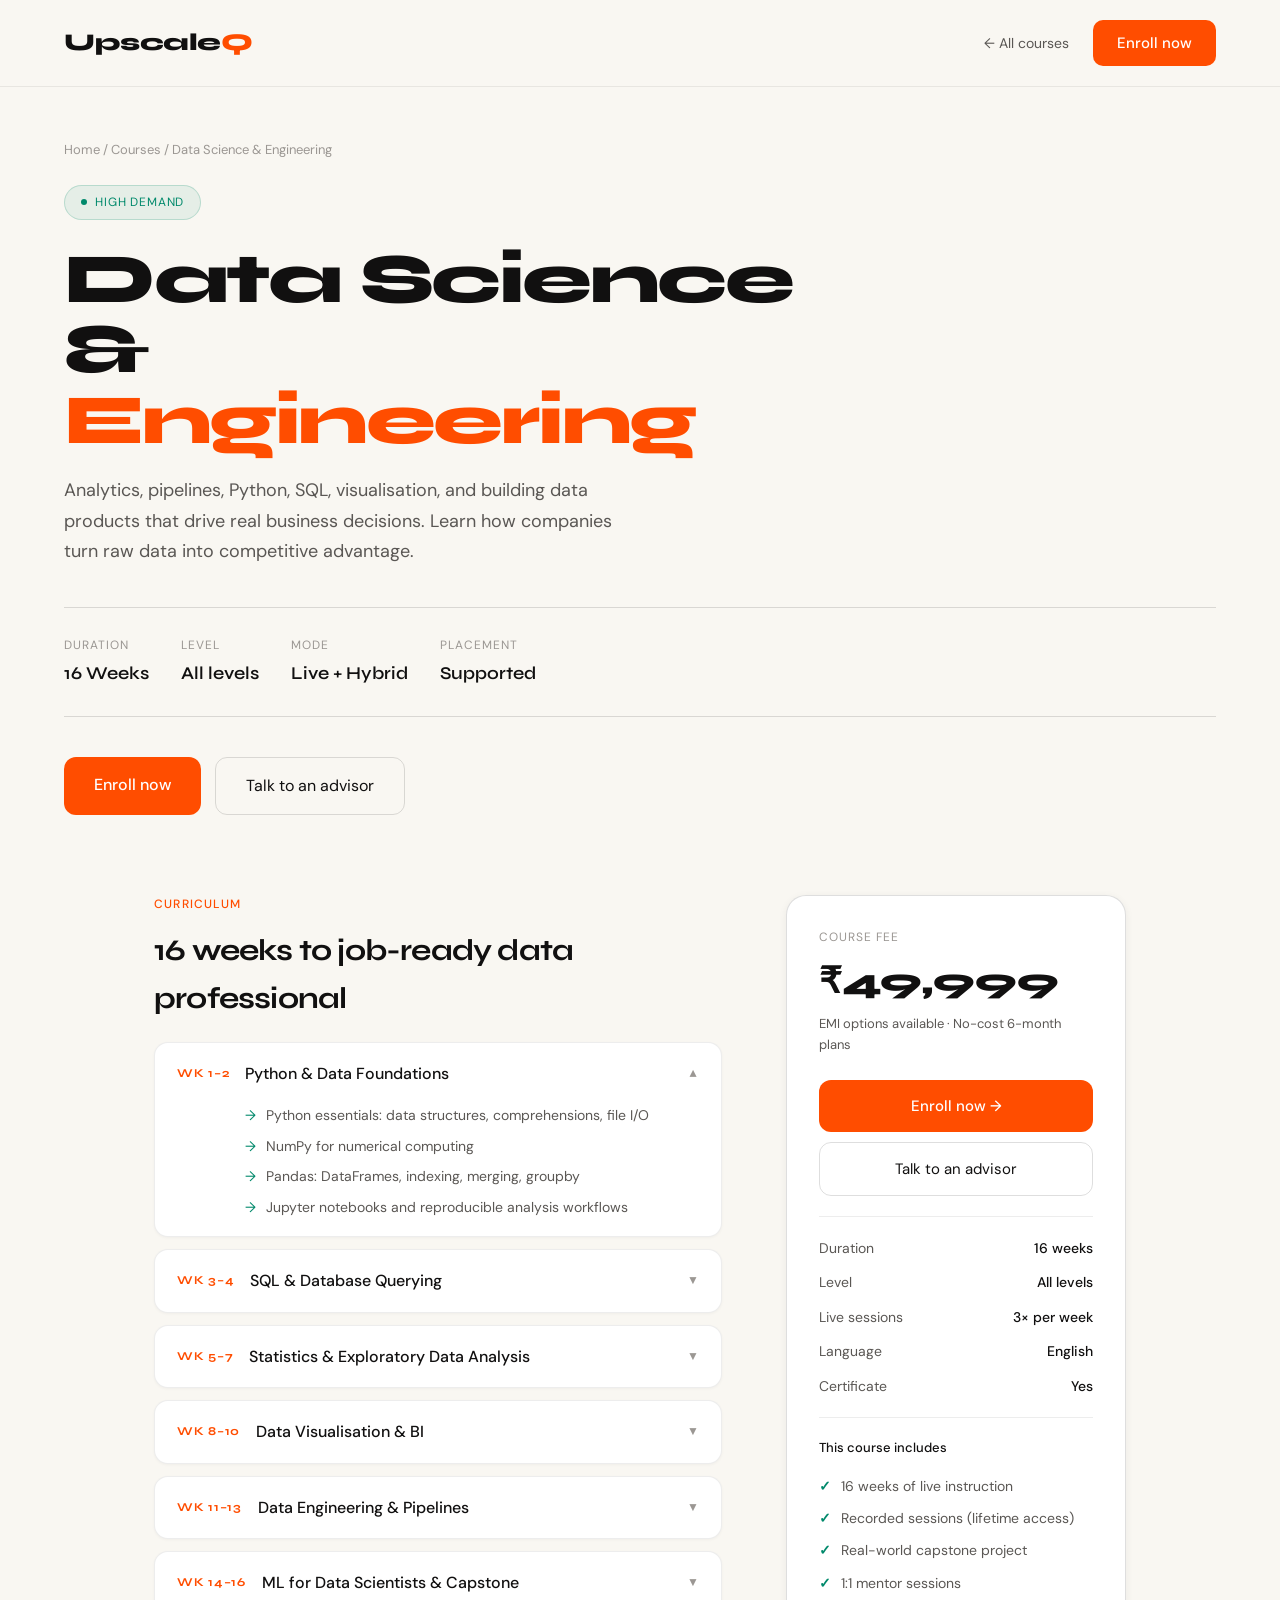
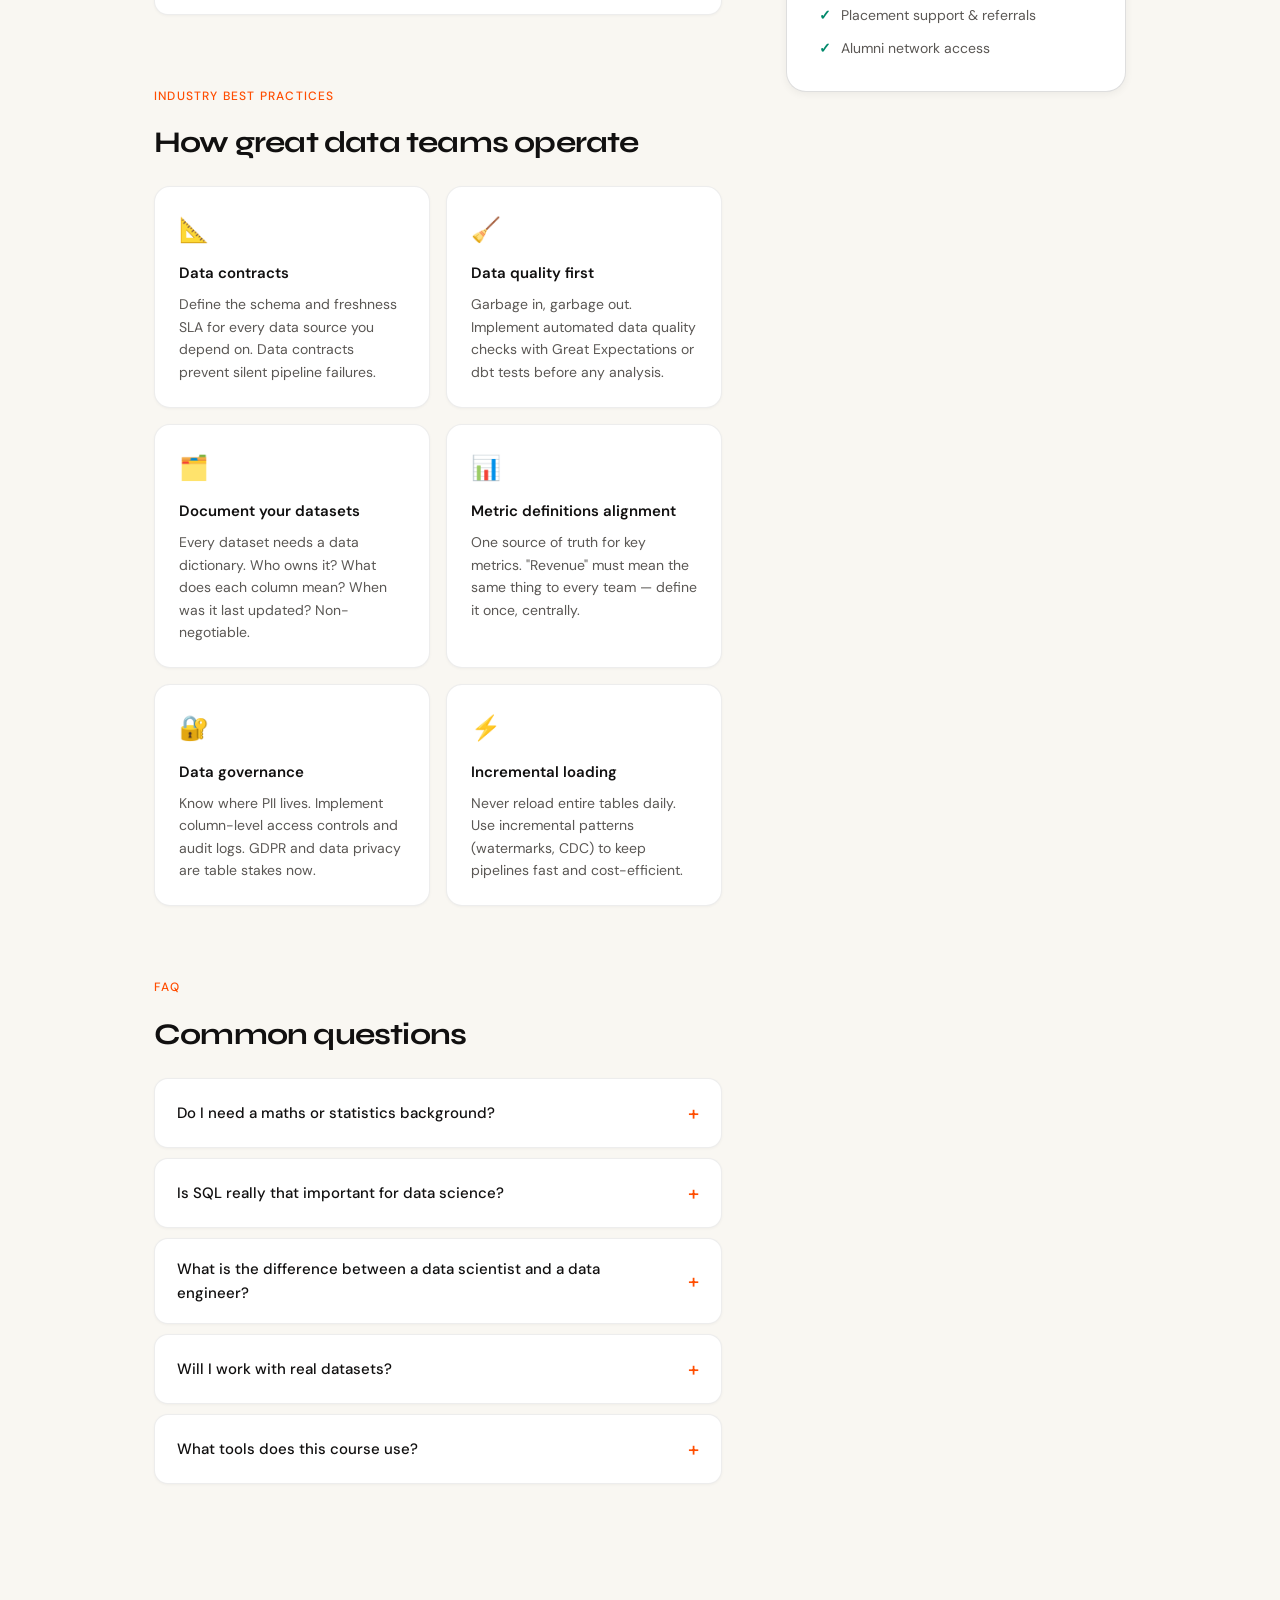
<file: courses/data-science.html>
<!DOCTYPE html>
<html lang="en">
<head>
<meta charset="UTF-8">
<meta name="viewport" content="width=device-width, initial-scale=1.0">
<title>Data Science & Engineering — UpscaleQ</title>
<link href="https://fonts.googleapis.com/css2?family=Syne:wght@400;500;600;700;800&family=DM+Sans:ital,opsz,wght@0,9..40,300;0,9..40,400;0,9..40,500;1,9..40,400&display=swap" rel="stylesheet">
<style>
  :root {
    --bg: #F9F7F2; --surface: #FFFFFF; --surface-2: #F2F0EA;
    --orange: #FF4D00; --orange-hover: #E54300; --teal: #00896B;
    --text-1: #111010; --text-2: #5A5754; --text-3: #9B9793;
    --border: rgba(0,0,0,0.07); --border-soft: rgba(0,0,0,0.13);
  }
  *, *::before, *::after { box-sizing: border-box; margin: 0; padding: 0; }
  html { scroll-behavior: smooth; }
  body { font-family: 'DM Sans', sans-serif; font-size: 16px; line-height: 1.6; background: var(--bg); color: var(--text-1); overflow-x: hidden; -webkit-font-smoothing: antialiased; }

  nav { position: fixed; top: 0; left: 0; right: 0; z-index: 100; display: flex; align-items: center; justify-content: space-between; padding: 20px 64px; background: rgba(249,247,242,0.94); backdrop-filter: blur(16px); border-bottom: 1px solid var(--border); }
  .nav-logo { font-family: 'Syne', sans-serif; font-size: 24px; font-weight: 800; letter-spacing: -0.5px; color: var(--text-1); text-decoration: none; }
  .nav-logo span { color: var(--orange); }
  .nav-right { display: flex; align-items: center; gap: 24px; }
  .nav-back { font-size: 14px; color: var(--text-2); text-decoration: none; transition: color 0.2s; }
  .nav-back:hover { color: var(--text-1); }
  .nav-cta { background: var(--orange); color: #fff; border: none; border-radius: 10px; padding: 11px 24px; font-size: 15px; font-weight: 500; cursor: pointer; font-family: 'DM Sans', sans-serif; transition: background 0.2s; text-decoration: none; white-space: nowrap; }
  .nav-cta:hover { background: var(--orange-hover); }

  /* HERO */
  .course-hero { padding: 140px 64px 80px; position: relative; overflow: hidden; background: var(--bg); }
  .breadcrumb { font-size: 13px; color: var(--text-3); margin-bottom: 24px; }
  .breadcrumb a { color: var(--text-3); text-decoration: none; } .breadcrumb a:hover { color: var(--text-1); }
  .course-badge-lg { display: inline-flex; align-items: center; gap: 8px; background: rgba(0,137,107,0.08); border: 1px solid rgba(0,137,107,0.2); border-radius: 30px; padding: 7px 16px; font-size: 12px; color: var(--teal); letter-spacing: 0.07em; text-transform: uppercase; margin-bottom: 24px; }
  .course-badge-lg::before { content: ''; width: 6px; height: 6px; border-radius: 50%; background: var(--teal); flex-shrink: 0; }
  .course-h { font-family: 'Syne', sans-serif; font-size: clamp(40px, 5.5vw, 72px); font-weight: 800; letter-spacing: -2.5px; line-height: 1.0; margin-bottom: 20px; max-width: 800px; }
  .course-h span { color: var(--orange); }
  .course-lead { font-size: 18px; color: var(--text-2); line-height: 1.7; max-width: 580px; margin-bottom: 40px; }
  .course-meta-bar { display: flex; flex-wrap: wrap; gap: 32px; padding: 28px 0; border-top: 1px solid var(--border-soft); border-bottom: 1px solid var(--border-soft); margin-bottom: 40px; }
  .meta-label { font-size: 12px; color: var(--text-3); text-transform: uppercase; letter-spacing: 0.08em; margin-bottom: 4px; }
  .meta-value { font-family: 'Syne', sans-serif; font-size: 18px; font-weight: 600; color: var(--text-1); }
  .hero-actions { display: flex; gap: 14px; flex-wrap: wrap; }
  .btn-main { background: var(--orange); color: #fff; border: none; border-radius: 12px; padding: 15px 30px; font-size: 16px; font-weight: 500; cursor: pointer; font-family: 'DM Sans', sans-serif; transition: background 0.2s, transform 0.15s; text-decoration: none; display: inline-block; }
  .btn-main:hover { background: var(--orange-hover); transform: translateY(-2px); }
  .btn-ghost { background: transparent; color: var(--text-1); border: 1px solid var(--border-soft); border-radius: 12px; padding: 15px 30px; font-size: 16px; font-weight: 400; cursor: pointer; font-family: 'DM Sans', sans-serif; transition: border-color 0.2s; text-decoration: none; display: inline-block; }
  .btn-ghost:hover { border-color: var(--text-3); }

  /* CONTENT */
  .content-wrap { max-width: 1100px; margin: 0 auto; padding: 0 64px 100px; display: grid; grid-template-columns: 1fr 340px; gap: 64px; align-items: start; }
  .main-col { }
  .sidebar { position: sticky; top: 100px; }

  .section-block { margin-bottom: 72px; }
  .block-tag { font-size: 12px; font-weight: 500; letter-spacing: 0.1em; text-transform: uppercase; color: var(--orange); margin-bottom: 12px; }
  .block-h { font-family: 'Syne', sans-serif; font-size: 30px; font-weight: 700; letter-spacing: -0.8px; margin-bottom: 20px; color: var(--text-1); }

  /* CURRICULUM */
  .curriculum-list { display: flex; flex-direction: column; gap: 12px; }
  .week-item { background: var(--surface); border: 1px solid var(--border); border-radius: 14px; overflow: hidden; box-shadow: 0 1px 3px rgba(0,0,0,0.04); }
  .week-header { display: flex; align-items: center; gap: 16px; padding: 18px 22px; cursor: pointer; transition: background 0.2s; }
  .week-header:hover { background: var(--surface-2); }
  .week-num { font-family: 'Syne', sans-serif; font-size: 12px; font-weight: 700; color: var(--orange); min-width: 52px; text-transform: uppercase; letter-spacing: 0.06em; }
  .week-title { font-size: 16px; font-weight: 500; flex: 1; color: var(--text-1); }
  .week-arrow { font-size: 12px; color: var(--text-3); transition: transform 0.2s; }
  .week-item.open .week-arrow { transform: rotate(180deg); }
  .week-body { display: none; padding: 0 22px 18px 90px; }
  .week-item.open .week-body { display: block; }
  .week-topics { list-style: none; display: flex; flex-direction: column; gap: 8px; }
  .week-topics li { font-size: 14px; color: var(--text-2); display: flex; align-items: flex-start; gap: 10px; }
  .week-topics li::before { content: '→'; color: var(--teal); flex-shrink: 0; }

  /* BEST PRACTICES */
  .bp-grid { display: grid; grid-template-columns: 1fr 1fr; gap: 16px; }
  .bp-card { background: var(--surface); border: 1px solid var(--border); border-radius: 16px; padding: 24px; box-shadow: 0 1px 3px rgba(0,0,0,0.04); }
  .bp-icon { font-size: 24px; margin-bottom: 12px; }
  .bp-title { font-size: 15px; font-weight: 600; margin-bottom: 8px; color: var(--text-1); }
  .bp-desc { font-size: 14px; color: var(--text-2); line-height: 1.6; }

  /* FAQ */
  .faq-list { display: flex; flex-direction: column; gap: 10px; }
  .faq-item { background: var(--surface); border: 1px solid var(--border); border-radius: 14px; overflow: hidden; box-shadow: 0 1px 3px rgba(0,0,0,0.04); }
  .faq-q { display: flex; align-items: center; justify-content: space-between; padding: 18px 22px; cursor: pointer; font-size: 15px; font-weight: 500; gap: 16px; transition: background 0.2s; color: var(--text-1); }
  .faq-q:hover { background: var(--surface-2); }
  .faq-icon { font-size: 20px; color: var(--orange); flex-shrink: 0; transition: transform 0.2s; }
  .faq-item.open .faq-icon { transform: rotate(45deg); }
  .faq-a { display: none; padding: 0 22px 18px; font-size: 14px; color: var(--text-2); line-height: 1.7; }
  .faq-item.open .faq-a { display: block; }

  /* SIDEBAR */
  .sidebar-card { background: var(--surface); border: 1px solid var(--border-soft); border-radius: 20px; padding: 32px; margin-bottom: 20px; box-shadow: 0 2px 8px rgba(0,0,0,0.06); }
  .price-label { font-size: 12px; text-transform: uppercase; letter-spacing: 0.08em; color: var(--text-3); margin-bottom: 6px; }
  .price-val { font-family: 'Syne', sans-serif; font-size: 36px; font-weight: 800; margin-bottom: 4px; color: var(--text-1); }
  .price-note { font-size: 13px; color: var(--text-2); margin-bottom: 24px; }
  .sidebar-btn { display: block; width: 100%; text-align: center; padding: 14px; background: var(--orange); color: #fff; border: none; border-radius: 12px; font-family: 'DM Sans', sans-serif; font-size: 15px; font-weight: 500; cursor: pointer; transition: background 0.2s; text-decoration: none; margin-bottom: 10px; }
  .sidebar-btn:hover { background: var(--orange-hover); }
  .sidebar-btn-ghost { display: block; width: 100%; text-align: center; padding: 14px; background: transparent; color: var(--text-1); border: 1px solid var(--border-soft); border-radius: 12px; font-family: 'DM Sans', sans-serif; font-size: 15px; cursor: pointer; transition: border-color 0.2s; text-decoration: none; }
  .sidebar-btn-ghost:hover { border-color: var(--text-3); }
  .sidebar-divider { border: none; border-top: 1px solid var(--border); margin: 20px 0; }
  .sidebar-detail { display: flex; justify-content: space-between; font-size: 14px; margin-bottom: 12px; }
  .sidebar-detail-label { color: var(--text-2); }
  .sidebar-detail-value { font-weight: 500; color: var(--text-1); }
  .includes-list { display: flex; flex-direction: column; gap: 10px; margin-top: 16px; }
  .includes-item { display: flex; align-items: center; gap: 10px; font-size: 14px; color: var(--text-2); }
  .includes-item::before { content: '✓'; color: var(--teal); font-weight: 700; flex-shrink: 0; }

  @media (max-width: 900px) {
    nav { padding: 16px 24px; }
    .course-hero { padding: 110px 24px 60px; }
    .content-wrap { grid-template-columns: 1fr; padding: 0 24px 60px; gap: 40px; }
    .sidebar { position: static; }
    .bp-grid { grid-template-columns: 1fr; }
  }
</style>
</head>
<body>
<nav>
  <a href="../index.html" class="nav-logo">Upscale<span>Q</span></a>
  <div class="nav-right">
    <a href="../index.html#courses" class="nav-back">← All courses</a>
    <a href="../enroll.html" class="nav-cta">Enroll now</a>
  </div>
</nav>

<section class="course-hero">
  <div class="breadcrumb"><a href="../index.html">Home</a> / <a href="../index.html#courses">Courses</a> / Data Science &amp; Engineering</div>
  <div class="course-badge-lg">High demand</div>
  <h1 class="course-h">Data Science &amp;<br><span>Engineering</span></h1>
  <p class="course-lead">Analytics, pipelines, Python, SQL, visualisation, and building data products that drive real business decisions. Learn how companies turn raw data into competitive advantage.</p>
  <div class="course-meta-bar">
    <div class="meta-item"><div class="meta-label">Duration</div><div class="meta-value">16 Weeks</div></div>
    <div class="meta-item"><div class="meta-label">Level</div><div class="meta-value">All levels</div></div>
    <div class="meta-item"><div class="meta-label">Mode</div><div class="meta-value">Live + Hybrid</div></div>
    <div class="meta-item"><div class="meta-label">Placement</div><div class="meta-value">Supported</div></div>
  </div>
  <div class="hero-actions">
    <a href="../enroll.html" class="btn-main">Enroll now</a>
    <a href="mailto:hello@upscaleq.com" class="btn-ghost">Talk to an advisor</a>
  </div>
</section>

<div class="content-wrap">
  <div class="main-col">
    <div class="section-block">
      <div class="block-tag">Curriculum</div>
      <h2 class="block-h">16 weeks to job-ready data professional</h2>
      <div class="curriculum-list">
        <div class="week-item open">
          <div class="week-header" onclick="toggleWeek(this)"><span class="week-num">Wk 1–2</span><span class="week-title">Python &amp; Data Foundations</span><span class="week-arrow">▼</span></div>
          <div class="week-body"><ul class="week-topics"><li>Python essentials: data structures, comprehensions, file I/O</li><li>NumPy for numerical computing</li><li>Pandas: DataFrames, indexing, merging, groupby</li><li>Jupyter notebooks and reproducible analysis workflows</li></ul></div>
        </div>
        <div class="week-item">
          <div class="week-header" onclick="toggleWeek(this)"><span class="week-num">Wk 3–4</span><span class="week-title">SQL &amp; Database Querying</span><span class="week-arrow">▼</span></div>
          <div class="week-body"><ul class="week-topics"><li>SQL from basics to advanced: joins, CTEs, window functions</li><li>Query optimisation and execution plans</li><li>PostgreSQL and BigQuery hands-on</li><li>Connecting Python to databases with SQLAlchemy</li></ul></div>
        </div>
        <div class="week-item">
          <div class="week-header" onclick="toggleWeek(this)"><span class="week-num">Wk 5–7</span><span class="week-title">Statistics &amp; Exploratory Data Analysis</span><span class="week-arrow">▼</span></div>
          <div class="week-body"><ul class="week-topics"><li>Descriptive statistics, distributions, and hypothesis testing</li><li>A/B testing methodology and statistical significance</li><li>EDA with Pandas, Matplotlib, Seaborn, Plotly</li><li>Identifying data quality issues and handling missing values</li></ul></div>
        </div>
        <div class="week-item">
          <div class="week-header" onclick="toggleWeek(this)"><span class="week-num">Wk 8–10</span><span class="week-title">Data Visualisation &amp; BI</span><span class="week-arrow">▼</span></div>
          <div class="week-body"><ul class="week-topics"><li>Dashboard design principles: clarity, hierarchy, context</li><li>Tableau and Power BI: building production dashboards</li><li>Plotly Dash for interactive Python visualisations</li><li>Storytelling with data: communicating insights to stakeholders</li></ul></div>
        </div>
        <div class="week-item">
          <div class="week-header" onclick="toggleWeek(this)"><span class="week-num">Wk 11–13</span><span class="week-title">Data Engineering &amp; Pipelines</span><span class="week-arrow">▼</span></div>
          <div class="week-body"><ul class="week-topics"><li>ETL vs ELT: modern data stack architecture</li><li>Apache Airflow: scheduling and orchestrating pipelines</li><li>dbt: transforming data in the warehouse</li><li>Data lakes, lakehouses, and warehouse platforms (Snowflake, BigQuery)</li></ul></div>
        </div>
        <div class="week-item">
          <div class="week-header" onclick="toggleWeek(this)"><span class="week-num">Wk 14–16</span><span class="week-title">ML for Data Scientists &amp; Capstone</span><span class="week-arrow">▼</span></div>
          <div class="week-body"><ul class="week-topics"><li>Scikit-learn: supervised and unsupervised ML for business problems</li><li>Model interpretability: SHAP, feature importance</li><li>End-to-end data project: ingestion → analysis → insight → presentation</li><li>Interview preparation and placement support</li></ul></div>
        </div>
      </div>
    </div>

    <div class="section-block">
      <div class="block-tag">Industry Best Practices</div>
      <h2 class="block-h">How great data teams operate</h2>
      <div class="bp-grid">
        <div class="bp-card"><div class="bp-icon">📐</div><div class="bp-title">Data contracts</div><div class="bp-desc">Define the schema and freshness SLA for every data source you depend on. Data contracts prevent silent pipeline failures.</div></div>
        <div class="bp-card"><div class="bp-icon">🧹</div><div class="bp-title">Data quality first</div><div class="bp-desc">Garbage in, garbage out. Implement automated data quality checks with Great Expectations or dbt tests before any analysis.</div></div>
        <div class="bp-card"><div class="bp-icon">🗂️</div><div class="bp-title">Document your datasets</div><div class="bp-desc">Every dataset needs a data dictionary. Who owns it? What does each column mean? When was it last updated? Non-negotiable.</div></div>
        <div class="bp-card"><div class="bp-icon">📊</div><div class="bp-title">Metric definitions alignment</div><div class="bp-desc">One source of truth for key metrics. "Revenue" must mean the same thing to every team — define it once, centrally.</div></div>
        <div class="bp-card"><div class="bp-icon">🔐</div><div class="bp-title">Data governance</div><div class="bp-desc">Know where PII lives. Implement column-level access controls and audit logs. GDPR and data privacy are table stakes now.</div></div>
        <div class="bp-card"><div class="bp-icon">⚡</div><div class="bp-title">Incremental loading</div><div class="bp-desc">Never reload entire tables daily. Use incremental patterns (watermarks, CDC) to keep pipelines fast and cost-efficient.</div></div>
      </div>
    </div>

    <div class="section-block">
      <div class="block-tag">FAQ</div>
      <h2 class="block-h">Common questions</h2>
      <div class="faq-list">
        <div class="faq-item"><div class="faq-q" onclick="toggleFaq(this)">Do I need a maths or statistics background?<span class="faq-icon">+</span></div><div class="faq-a">No prior stats knowledge required. We cover all the statistics you need within the course — designed for learners who last touched maths in school.</div></div>
        <div class="faq-item"><div class="faq-q" onclick="toggleFaq(this)">Is SQL really that important for data science?<span class="faq-icon">+</span></div><div class="faq-a">SQL is the most used skill in data jobs, bar none. We dedicate two full weeks to it — and you'll use it every week after that. Employers always ask about SQL in interviews.</div></div>
        <div class="faq-item"><div class="faq-q" onclick="toggleFaq(this)">What is the difference between a data scientist and a data engineer?<span class="faq-icon">+</span></div><div class="faq-a">Data scientists analyse data and build models. Data engineers build the pipelines that deliver clean data to analysts and scientists. This course covers both — making you a strong T-shaped data professional.</div></div>
        <div class="faq-item"><div class="faq-q" onclick="toggleFaq(this)">Will I work with real datasets?<span class="faq-icon">+</span></div><div class="faq-a">Yes — we use real industry datasets throughout (finance, e-commerce, healthcare). Your capstone project is a full analysis of a real-world business problem.</div></div>
        <div class="faq-item"><div class="faq-q" onclick="toggleFaq(this)">What tools does this course use?<span class="faq-icon">+</span></div><div class="faq-a">Python (Pandas, Scikit-learn, Plotly), SQL (PostgreSQL, BigQuery), Tableau, Power BI, dbt, Apache Airflow, and Snowflake. All are widely used in industry data teams today.</div></div>
      </div>
    </div>
  </div>

  <div class="sidebar">
    <div class="sidebar-card">
      <div class="price-label">Course fee</div>
      <div class="price-val">₹49,999</div>
      <div class="price-note">EMI options available · No-cost 6-month plans</div>
      <a href="../enroll.html" class="sidebar-btn">Enroll now →</a>
      <a href="mailto:hello@upscaleq.com" class="sidebar-btn-ghost">Talk to an advisor</a>
      <hr class="sidebar-divider">
      <div class="sidebar-detail"><span class="sidebar-detail-label">Duration</span><span class="sidebar-detail-value">16 weeks</span></div>
      <div class="sidebar-detail"><span class="sidebar-detail-label">Level</span><span class="sidebar-detail-value">All levels</span></div>
      <div class="sidebar-detail"><span class="sidebar-detail-label">Live sessions</span><span class="sidebar-detail-value">3× per week</span></div>
      <div class="sidebar-detail"><span class="sidebar-detail-label">Language</span><span class="sidebar-detail-value">English</span></div>
      <div class="sidebar-detail"><span class="sidebar-detail-label">Certificate</span><span class="sidebar-detail-value">Yes</span></div>
      <hr class="sidebar-divider">
      <div style="font-size:13px;font-weight:500;margin-bottom:4px;">This course includes</div>
      <div class="includes-list">
        <div class="includes-item">16 weeks of live instruction</div>
        <div class="includes-item">Recorded sessions (lifetime access)</div>
        <div class="includes-item">Real-world capstone project</div>
        <div class="includes-item">1:1 mentor sessions</div>
        <div class="includes-item">Placement support &amp; referrals</div>
        <div class="includes-item">Alumni network access</div>
      </div>
    </div>
  </div>
</div>

<script>
  function toggleWeek(header){header.parentElement.classList.toggle('open');}
  function toggleFaq(q){q.parentElement.classList.toggle('open');}
</script>
</body>
</html>
</file>
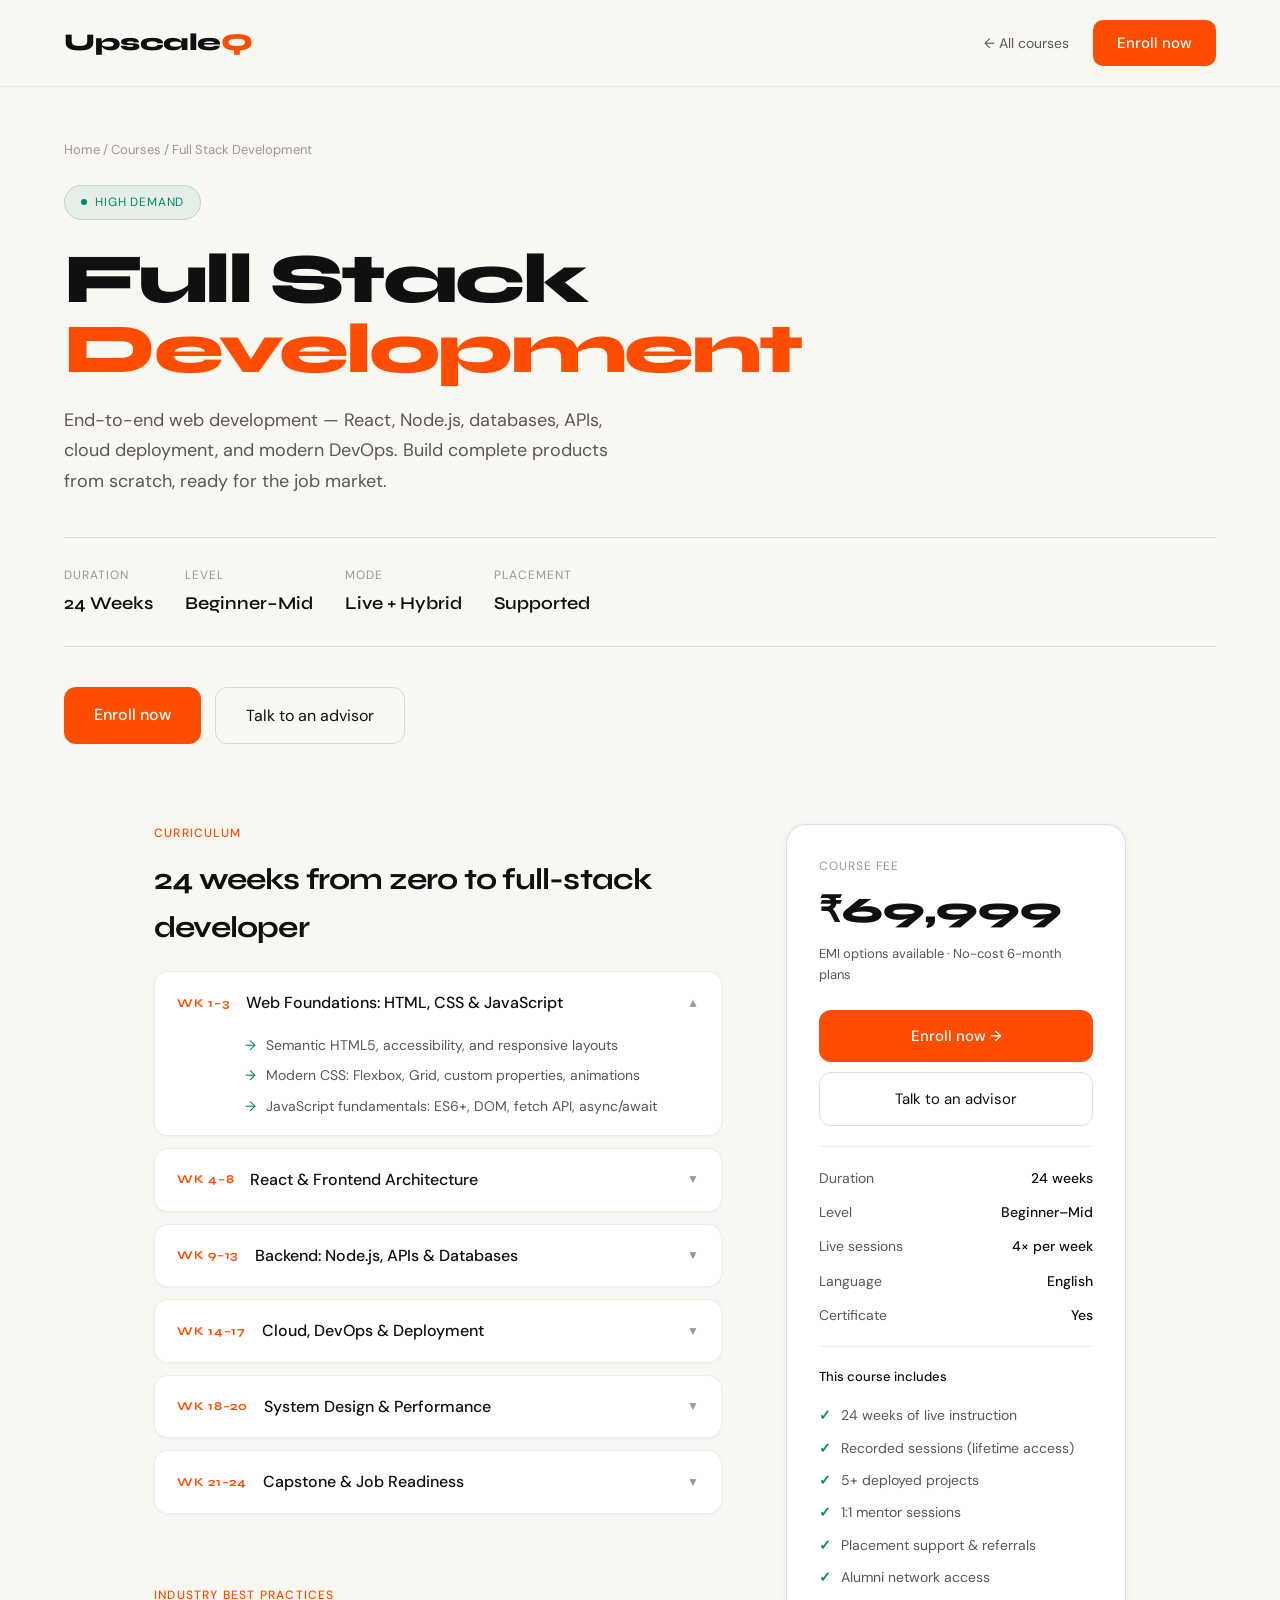
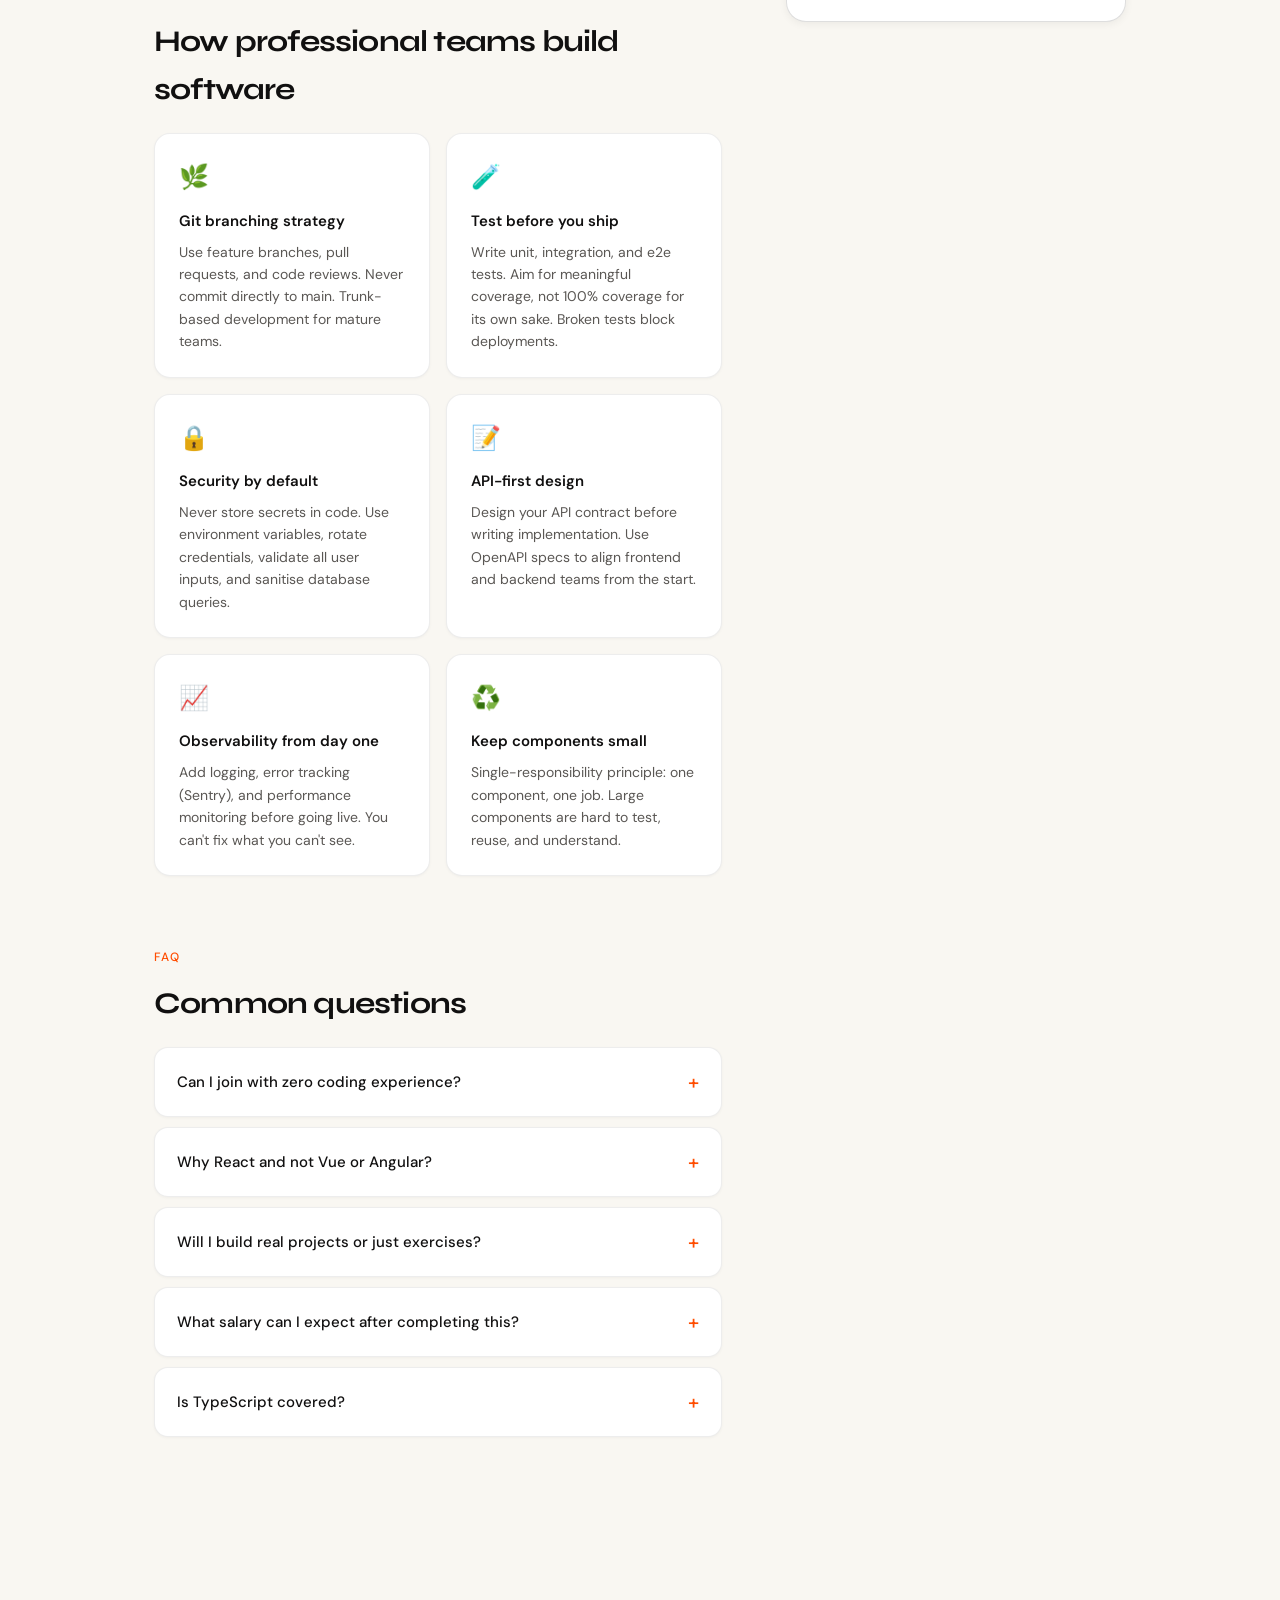
<file: courses/fullstack.html>
<!DOCTYPE html>
<html lang="en">
<head>
<meta charset="UTF-8">
<meta name="viewport" content="width=device-width, initial-scale=1.0">
<title>Full Stack Development — UpscaleQ</title>
<link href="https://fonts.googleapis.com/css2?family=Syne:wght@400;500;600;700;800&family=DM+Sans:ital,opsz,wght@0,9..40,300;0,9..40,400;0,9..40,500;1,9..40,400&display=swap" rel="stylesheet">
<style>
  :root {
    --bg: #F9F7F2; --surface: #FFFFFF; --surface-2: #F2F0EA;
    --orange: #FF4D00; --orange-hover: #E54300; --teal: #00896B;
    --text-1: #111010; --text-2: #5A5754; --text-3: #9B9793;
    --border: rgba(0,0,0,0.07); --border-soft: rgba(0,0,0,0.13);
  }
  *, *::before, *::after { box-sizing: border-box; margin: 0; padding: 0; }
  html { scroll-behavior: smooth; }
  body { font-family: 'DM Sans', sans-serif; font-size: 16px; line-height: 1.6; background: var(--bg); color: var(--text-1); overflow-x: hidden; -webkit-font-smoothing: antialiased; }

  nav { position: fixed; top: 0; left: 0; right: 0; z-index: 100; display: flex; align-items: center; justify-content: space-between; padding: 20px 64px; background: rgba(249,247,242,0.94); backdrop-filter: blur(16px); border-bottom: 1px solid var(--border); }
  .nav-logo { font-family: 'Syne', sans-serif; font-size: 24px; font-weight: 800; letter-spacing: -0.5px; color: var(--text-1); text-decoration: none; }
  .nav-logo span { color: var(--orange); }
  .nav-right { display: flex; align-items: center; gap: 24px; }
  .nav-back { font-size: 14px; color: var(--text-2); text-decoration: none; transition: color 0.2s; }
  .nav-back:hover { color: var(--text-1); }
  .nav-cta { background: var(--orange); color: #fff; border: none; border-radius: 10px; padding: 11px 24px; font-size: 15px; font-weight: 500; cursor: pointer; font-family: 'DM Sans', sans-serif; transition: background 0.2s; text-decoration: none; white-space: nowrap; }
  .nav-cta:hover { background: var(--orange-hover); }

  /* HERO */
  .course-hero { padding: 140px 64px 80px; position: relative; overflow: hidden; background: var(--bg); }
  .breadcrumb { font-size: 13px; color: var(--text-3); margin-bottom: 24px; }
  .breadcrumb a { color: var(--text-3); text-decoration: none; } .breadcrumb a:hover { color: var(--text-1); }
  .course-badge-lg { display: inline-flex; align-items: center; gap: 8px; background: rgba(0,137,107,0.08); border: 1px solid rgba(0,137,107,0.2); border-radius: 30px; padding: 7px 16px; font-size: 12px; color: var(--teal); letter-spacing: 0.07em; text-transform: uppercase; margin-bottom: 24px; }
  .course-badge-lg::before { content: ''; width: 6px; height: 6px; border-radius: 50%; background: var(--teal); flex-shrink: 0; }
  .course-h { font-family: 'Syne', sans-serif; font-size: clamp(40px, 5.5vw, 72px); font-weight: 800; letter-spacing: -2.5px; line-height: 1.0; margin-bottom: 20px; max-width: 800px; }
  .course-h span { color: var(--orange); }
  .course-lead { font-size: 18px; color: var(--text-2); line-height: 1.7; max-width: 580px; margin-bottom: 40px; }
  .course-meta-bar { display: flex; flex-wrap: wrap; gap: 32px; padding: 28px 0; border-top: 1px solid var(--border-soft); border-bottom: 1px solid var(--border-soft); margin-bottom: 40px; }
  .meta-label { font-size: 12px; color: var(--text-3); text-transform: uppercase; letter-spacing: 0.08em; margin-bottom: 4px; }
  .meta-value { font-family: 'Syne', sans-serif; font-size: 18px; font-weight: 600; color: var(--text-1); }
  .hero-actions { display: flex; gap: 14px; flex-wrap: wrap; }
  .btn-main { background: var(--orange); color: #fff; border: none; border-radius: 12px; padding: 15px 30px; font-size: 16px; font-weight: 500; cursor: pointer; font-family: 'DM Sans', sans-serif; transition: background 0.2s, transform 0.15s; text-decoration: none; display: inline-block; }
  .btn-main:hover { background: var(--orange-hover); transform: translateY(-2px); }
  .btn-ghost { background: transparent; color: var(--text-1); border: 1px solid var(--border-soft); border-radius: 12px; padding: 15px 30px; font-size: 16px; font-weight: 400; cursor: pointer; font-family: 'DM Sans', sans-serif; transition: border-color 0.2s; text-decoration: none; display: inline-block; }
  .btn-ghost:hover { border-color: var(--text-3); }

  /* CONTENT */
  .content-wrap { max-width: 1100px; margin: 0 auto; padding: 0 64px 100px; display: grid; grid-template-columns: 1fr 340px; gap: 64px; align-items: start; }
  .main-col { }
  .sidebar { position: sticky; top: 100px; }

  .section-block { margin-bottom: 72px; }
  .block-tag { font-size: 12px; font-weight: 500; letter-spacing: 0.1em; text-transform: uppercase; color: var(--orange); margin-bottom: 12px; }
  .block-h { font-family: 'Syne', sans-serif; font-size: 30px; font-weight: 700; letter-spacing: -0.8px; margin-bottom: 20px; color: var(--text-1); }

  /* CURRICULUM */
  .curriculum-list { display: flex; flex-direction: column; gap: 12px; }
  .week-item { background: var(--surface); border: 1px solid var(--border); border-radius: 14px; overflow: hidden; box-shadow: 0 1px 3px rgba(0,0,0,0.04); }
  .week-header { display: flex; align-items: center; gap: 16px; padding: 18px 22px; cursor: pointer; transition: background 0.2s; }
  .week-header:hover { background: var(--surface-2); }
  .week-num { font-family: 'Syne', sans-serif; font-size: 12px; font-weight: 700; color: var(--orange); min-width: 52px; text-transform: uppercase; letter-spacing: 0.06em; }
  .week-title { font-size: 16px; font-weight: 500; flex: 1; color: var(--text-1); }
  .week-arrow { font-size: 12px; color: var(--text-3); transition: transform 0.2s; }
  .week-item.open .week-arrow { transform: rotate(180deg); }
  .week-body { display: none; padding: 0 22px 18px 90px; }
  .week-item.open .week-body { display: block; }
  .week-topics { list-style: none; display: flex; flex-direction: column; gap: 8px; }
  .week-topics li { font-size: 14px; color: var(--text-2); display: flex; align-items: flex-start; gap: 10px; }
  .week-topics li::before { content: '→'; color: var(--teal); flex-shrink: 0; }

  /* BEST PRACTICES */
  .bp-grid { display: grid; grid-template-columns: 1fr 1fr; gap: 16px; }
  .bp-card { background: var(--surface); border: 1px solid var(--border); border-radius: 16px; padding: 24px; box-shadow: 0 1px 3px rgba(0,0,0,0.04); }
  .bp-icon { font-size: 24px; margin-bottom: 12px; }
  .bp-title { font-size: 15px; font-weight: 600; margin-bottom: 8px; color: var(--text-1); }
  .bp-desc { font-size: 14px; color: var(--text-2); line-height: 1.6; }

  /* FAQ */
  .faq-list { display: flex; flex-direction: column; gap: 10px; }
  .faq-item { background: var(--surface); border: 1px solid var(--border); border-radius: 14px; overflow: hidden; box-shadow: 0 1px 3px rgba(0,0,0,0.04); }
  .faq-q { display: flex; align-items: center; justify-content: space-between; padding: 18px 22px; cursor: pointer; font-size: 15px; font-weight: 500; gap: 16px; transition: background 0.2s; color: var(--text-1); }
  .faq-q:hover { background: var(--surface-2); }
  .faq-icon { font-size: 20px; color: var(--orange); flex-shrink: 0; transition: transform 0.2s; }
  .faq-item.open .faq-icon { transform: rotate(45deg); }
  .faq-a { display: none; padding: 0 22px 18px; font-size: 14px; color: var(--text-2); line-height: 1.7; }
  .faq-item.open .faq-a { display: block; }

  /* SIDEBAR */
  .sidebar-card { background: var(--surface); border: 1px solid var(--border-soft); border-radius: 20px; padding: 32px; margin-bottom: 20px; box-shadow: 0 2px 8px rgba(0,0,0,0.06); }
  .price-label { font-size: 12px; text-transform: uppercase; letter-spacing: 0.08em; color: var(--text-3); margin-bottom: 6px; }
  .price-val { font-family: 'Syne', sans-serif; font-size: 36px; font-weight: 800; margin-bottom: 4px; color: var(--text-1); }
  .price-note { font-size: 13px; color: var(--text-2); margin-bottom: 24px; }
  .sidebar-btn { display: block; width: 100%; text-align: center; padding: 14px; background: var(--orange); color: #fff; border: none; border-radius: 12px; font-family: 'DM Sans', sans-serif; font-size: 15px; font-weight: 500; cursor: pointer; transition: background 0.2s; text-decoration: none; margin-bottom: 10px; }
  .sidebar-btn:hover { background: var(--orange-hover); }
  .sidebar-btn-ghost { display: block; width: 100%; text-align: center; padding: 14px; background: transparent; color: var(--text-1); border: 1px solid var(--border-soft); border-radius: 12px; font-family: 'DM Sans', sans-serif; font-size: 15px; cursor: pointer; transition: border-color 0.2s; text-decoration: none; }
  .sidebar-btn-ghost:hover { border-color: var(--text-3); }
  .sidebar-divider { border: none; border-top: 1px solid var(--border); margin: 20px 0; }
  .sidebar-detail { display: flex; justify-content: space-between; font-size: 14px; margin-bottom: 12px; }
  .sidebar-detail-label { color: var(--text-2); }
  .sidebar-detail-value { font-weight: 500; color: var(--text-1); }
  .includes-list { display: flex; flex-direction: column; gap: 10px; margin-top: 16px; }
  .includes-item { display: flex; align-items: center; gap: 10px; font-size: 14px; color: var(--text-2); }
  .includes-item::before { content: '✓'; color: var(--teal); font-weight: 700; flex-shrink: 0; }

  @media (max-width: 900px) {
    nav { padding: 16px 24px; }
    .course-hero { padding: 110px 24px 60px; }
    .content-wrap { grid-template-columns: 1fr; padding: 0 24px 60px; gap: 40px; }
    .sidebar { position: static; }
    .bp-grid { grid-template-columns: 1fr; }
  }
</style>
</head>
<body>
<nav>
  <a href="../index.html" class="nav-logo">Upscale<span>Q</span></a>
  <div class="nav-right">
    <a href="../index.html#courses" class="nav-back">← All courses</a>
    <a href="../enroll.html" class="nav-cta">Enroll now</a>
  </div>
</nav>

<section class="course-hero">
  <div class="breadcrumb"><a href="../index.html">Home</a> / <a href="../index.html#courses">Courses</a> / Full Stack Development</div>
  <div class="course-badge-lg">High demand</div>
  <h1 class="course-h">Full Stack<br><span>Development</span></h1>
  <p class="course-lead">End-to-end web development — React, Node.js, databases, APIs, cloud deployment, and modern DevOps. Build complete products from scratch, ready for the job market.</p>
  <div class="course-meta-bar">
    <div class="meta-item"><div class="meta-label">Duration</div><div class="meta-value">24 Weeks</div></div>
    <div class="meta-item"><div class="meta-label">Level</div><div class="meta-value">Beginner–Mid</div></div>
    <div class="meta-item"><div class="meta-label">Mode</div><div class="meta-value">Live + Hybrid</div></div>
    <div class="meta-item"><div class="meta-label">Placement</div><div class="meta-value">Supported</div></div>
  </div>
  <div class="hero-actions">
    <a href="../enroll.html" class="btn-main">Enroll now</a>
    <a href="mailto:hello@upscaleq.com" class="btn-ghost">Talk to an advisor</a>
  </div>
</section>

<div class="content-wrap">
  <div class="main-col">
    <div class="section-block">
      <div class="block-tag">Curriculum</div>
      <h2 class="block-h">24 weeks from zero to full-stack developer</h2>
      <div class="curriculum-list">
        <div class="week-item open">
          <div class="week-header" onclick="toggleWeek(this)"><span class="week-num">Wk 1–3</span><span class="week-title">Web Foundations: HTML, CSS &amp; JavaScript</span><span class="week-arrow">▼</span></div>
          <div class="week-body"><ul class="week-topics"><li>Semantic HTML5, accessibility, and responsive layouts</li><li>Modern CSS: Flexbox, Grid, custom properties, animations</li><li>JavaScript fundamentals: ES6+, DOM, fetch API, async/await</li></ul></div>
        </div>
        <div class="week-item">
          <div class="week-header" onclick="toggleWeek(this)"><span class="week-num">Wk 4–8</span><span class="week-title">React &amp; Frontend Architecture</span><span class="week-arrow">▼</span></div>
          <div class="week-body"><ul class="week-topics"><li>React: components, hooks, context, and state management</li><li>Next.js: SSR, SSG, App Router, and API routes</li><li>TypeScript fundamentals for React development</li><li>Testing: Jest, React Testing Library, Cypress e2e</li></ul></div>
        </div>
        <div class="week-item">
          <div class="week-header" onclick="toggleWeek(this)"><span class="week-num">Wk 9–13</span><span class="week-title">Backend: Node.js, APIs &amp; Databases</span><span class="week-arrow">▼</span></div>
          <div class="week-body"><ul class="week-topics"><li>Node.js and Express: REST API design and best practices</li><li>SQL with PostgreSQL: schemas, joins, indexing</li><li>NoSQL with MongoDB: document design, aggregation</li><li>Authentication: JWT, OAuth2, session management</li><li>ORM with Prisma and Drizzle</li></ul></div>
        </div>
        <div class="week-item">
          <div class="week-header" onclick="toggleWeek(this)"><span class="week-num">Wk 14–17</span><span class="week-title">Cloud, DevOps &amp; Deployment</span><span class="week-arrow">▼</span></div>
          <div class="week-body"><ul class="week-topics"><li>Docker: containers, images, docker-compose</li><li>AWS fundamentals: EC2, S3, RDS, Lambda</li><li>CI/CD with GitHub Actions</li><li>Vercel and Railway for full-stack deployments</li></ul></div>
        </div>
        <div class="week-item">
          <div class="week-header" onclick="toggleWeek(this)"><span class="week-num">Wk 18–20</span><span class="week-title">System Design &amp; Performance</span><span class="week-arrow">▼</span></div>
          <div class="week-body"><ul class="week-topics"><li>Designing scalable web architectures</li><li>Caching with Redis, queues with BullMQ</li><li>Web performance: Core Web Vitals, lazy loading, code splitting</li><li>Security: OWASP Top 10, input validation, HTTPS</li></ul></div>
        </div>
        <div class="week-item">
          <div class="week-header" onclick="toggleWeek(this)"><span class="week-num">Wk 21–24</span><span class="week-title">Capstone &amp; Job Readiness</span><span class="week-arrow">▼</span></div>
          <div class="week-body"><ul class="week-topics"><li>Build and ship a production full-stack product</li><li>Code review culture and GitHub workflow</li><li>Technical interview preparation: DSA, system design, HR rounds</li><li>Portfolio review and placement referrals</li></ul></div>
        </div>
      </div>
    </div>

    <div class="section-block">
      <div class="block-tag">Industry Best Practices</div>
      <h2 class="block-h">How professional teams build software</h2>
      <div class="bp-grid">
        <div class="bp-card"><div class="bp-icon">🌿</div><div class="bp-title">Git branching strategy</div><div class="bp-desc">Use feature branches, pull requests, and code reviews. Never commit directly to main. Trunk-based development for mature teams.</div></div>
        <div class="bp-card"><div class="bp-icon">🧪</div><div class="bp-title">Test before you ship</div><div class="bp-desc">Write unit, integration, and e2e tests. Aim for meaningful coverage, not 100% coverage for its own sake. Broken tests block deployments.</div></div>
        <div class="bp-card"><div class="bp-icon">🔒</div><div class="bp-title">Security by default</div><div class="bp-desc">Never store secrets in code. Use environment variables, rotate credentials, validate all user inputs, and sanitise database queries.</div></div>
        <div class="bp-card"><div class="bp-icon">📝</div><div class="bp-title">API-first design</div><div class="bp-desc">Design your API contract before writing implementation. Use OpenAPI specs to align frontend and backend teams from the start.</div></div>
        <div class="bp-card"><div class="bp-icon">📈</div><div class="bp-title">Observability from day one</div><div class="bp-desc">Add logging, error tracking (Sentry), and performance monitoring before going live. You can't fix what you can't see.</div></div>
        <div class="bp-card"><div class="bp-icon">♻️</div><div class="bp-title">Keep components small</div><div class="bp-desc">Single-responsibility principle: one component, one job. Large components are hard to test, reuse, and understand.</div></div>
      </div>
    </div>

    <div class="section-block">
      <div class="block-tag">FAQ</div>
      <h2 class="block-h">Common questions</h2>
      <div class="faq-list">
        <div class="faq-item"><div class="faq-q" onclick="toggleFaq(this)">Can I join with zero coding experience?<span class="faq-icon">+</span></div><div class="faq-a">Yes. This course starts from absolute basics. The first 3 weeks cover HTML, CSS, and JavaScript fundamentals. All you need is a laptop and a willingness to learn.</div></div>
        <div class="faq-item"><div class="faq-q" onclick="toggleFaq(this)">Why React and not Vue or Angular?<span class="faq-icon">+</span></div><div class="faq-a">React has the largest job market share and hiring demand in India. Once you know React deeply, picking up Vue or Angular is straightforward.</div></div>
        <div class="faq-item"><div class="faq-q" onclick="toggleFaq(this)">Will I build real projects or just exercises?<span class="faq-icon">+</span></div><div class="faq-a">Real projects throughout. You'll build at least 5 deployed apps, culminating in a full-stack capstone that goes on your GitHub and resume.</div></div>
        <div class="faq-item"><div class="faq-q" onclick="toggleFaq(this)">What salary can I expect after completing this?<span class="faq-icon">+</span></div><div class="faq-a">Entry-level full-stack roles in India typically start at ₹5–8 LPA. With our placement support and a strong portfolio, many of our learners land their first role at ₹7–12 LPA.</div></div>
        <div class="faq-item"><div class="faq-q" onclick="toggleFaq(this)">Is TypeScript covered?<span class="faq-icon">+</span></div><div class="faq-a">Yes — TypeScript is introduced in Week 6 and used throughout the remainder of the course. Every industry-grade codebase now uses TypeScript.</div></div>
      </div>
    </div>
  </div>

  <div class="sidebar">
    <div class="sidebar-card">
      <div class="price-label">Course fee</div>
      <div class="price-val">₹69,999</div>
      <div class="price-note">EMI options available · No-cost 6-month plans</div>
      <a href="../enroll.html" class="sidebar-btn">Enroll now →</a>
      <a href="mailto:hello@upscaleq.com" class="sidebar-btn-ghost">Talk to an advisor</a>
      <hr class="sidebar-divider">
      <div class="sidebar-detail"><span class="sidebar-detail-label">Duration</span><span class="sidebar-detail-value">24 weeks</span></div>
      <div class="sidebar-detail"><span class="sidebar-detail-label">Level</span><span class="sidebar-detail-value">Beginner–Mid</span></div>
      <div class="sidebar-detail"><span class="sidebar-detail-label">Live sessions</span><span class="sidebar-detail-value">4× per week</span></div>
      <div class="sidebar-detail"><span class="sidebar-detail-label">Language</span><span class="sidebar-detail-value">English</span></div>
      <div class="sidebar-detail"><span class="sidebar-detail-label">Certificate</span><span class="sidebar-detail-value">Yes</span></div>
      <hr class="sidebar-divider">
      <div style="font-size:13px;font-weight:500;margin-bottom:4px;">This course includes</div>
      <div class="includes-list">
        <div class="includes-item">24 weeks of live instruction</div>
        <div class="includes-item">Recorded sessions (lifetime access)</div>
        <div class="includes-item">5+ deployed projects</div>
        <div class="includes-item">1:1 mentor sessions</div>
        <div class="includes-item">Placement support &amp; referrals</div>
        <div class="includes-item">Alumni network access</div>
      </div>
    </div>
  </div>
</div>

<script>
  function toggleWeek(header){header.parentElement.classList.toggle('open');}
  function toggleFaq(q){q.parentElement.classList.toggle('open');}
</script>
</body>
</html>
</file>
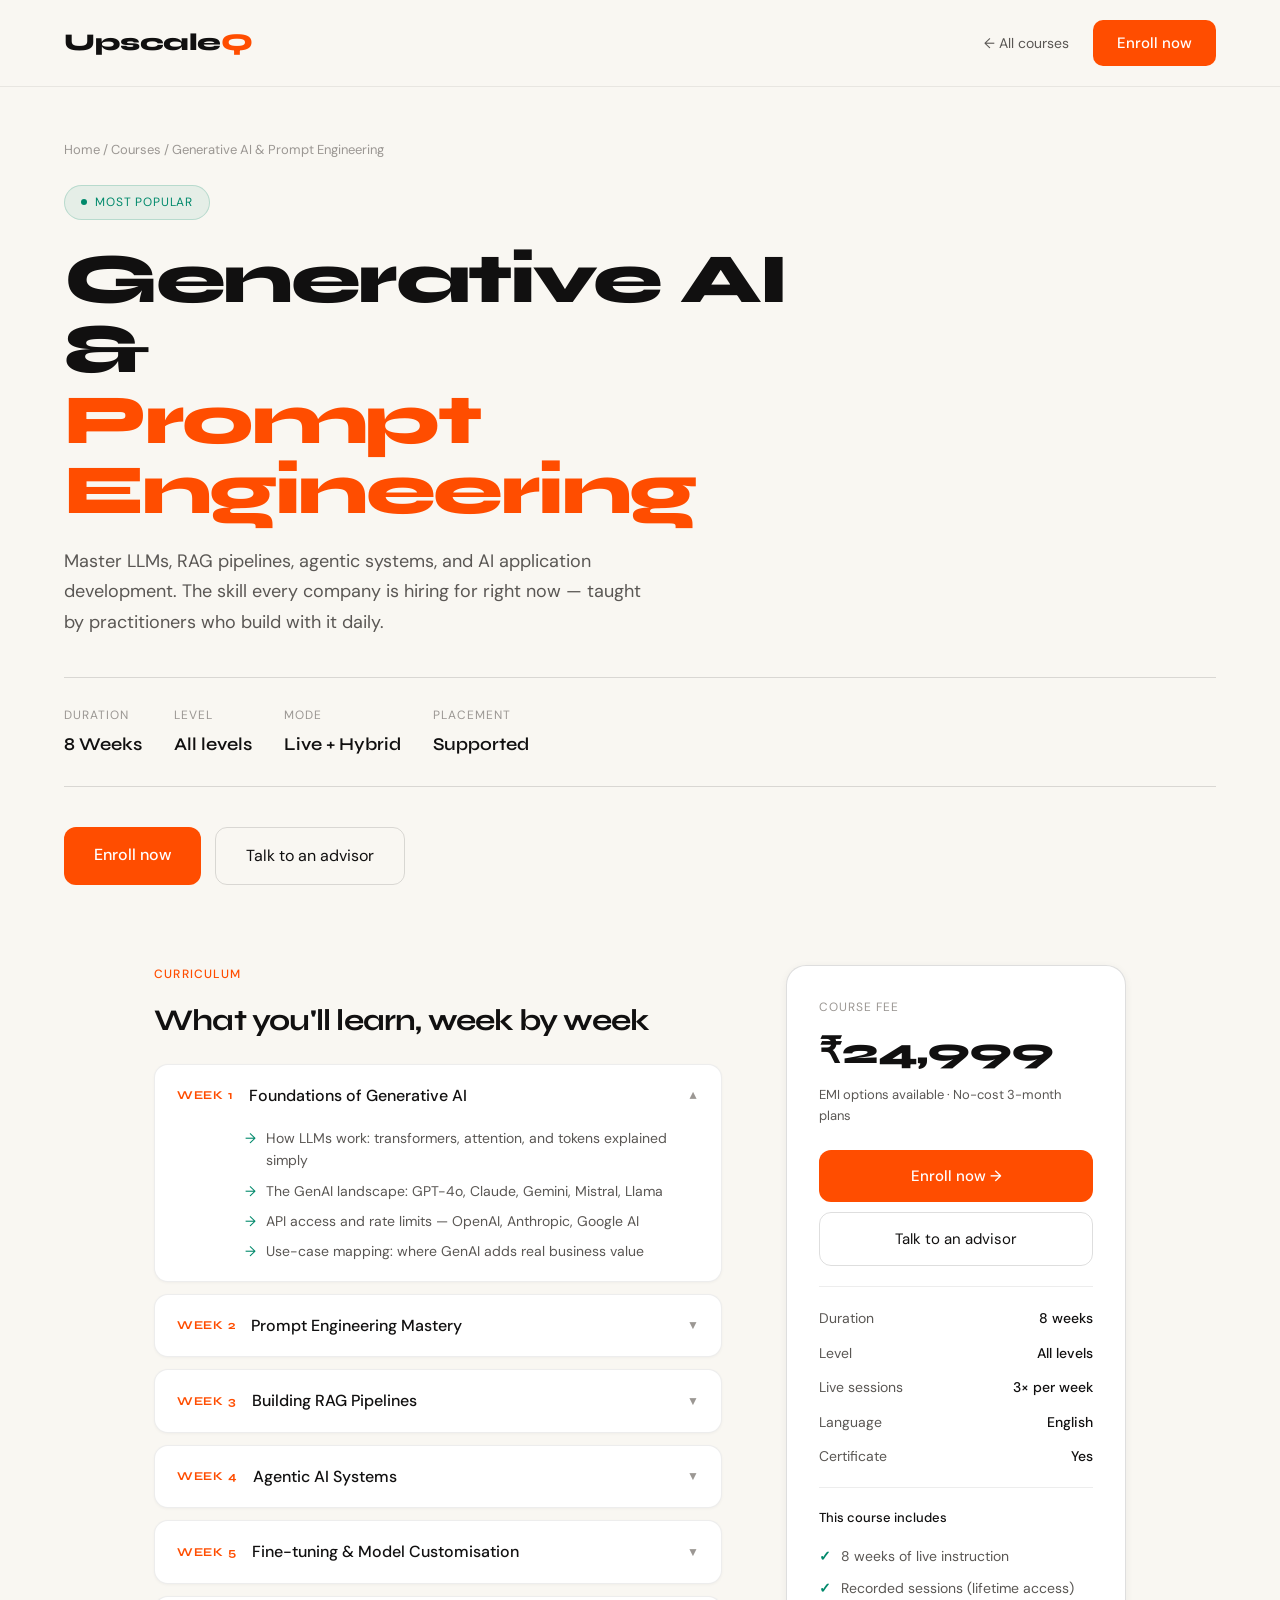
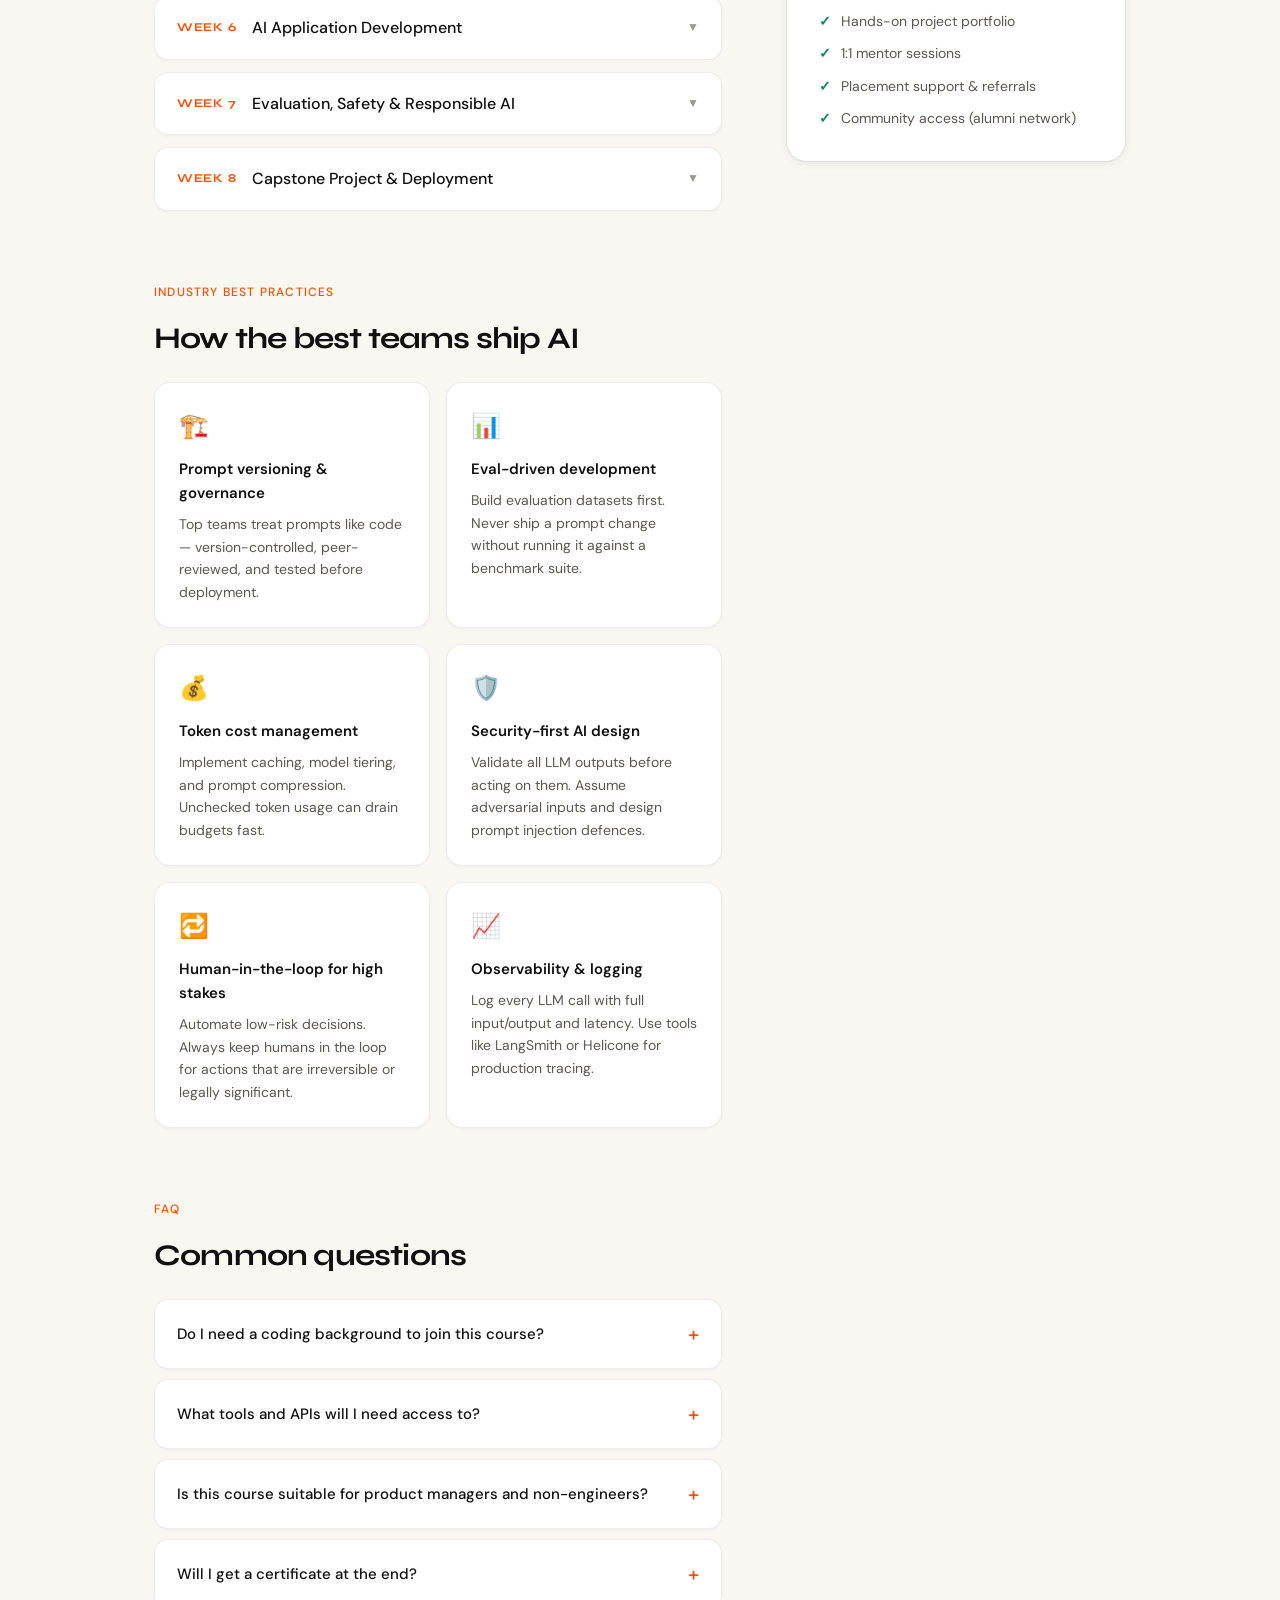
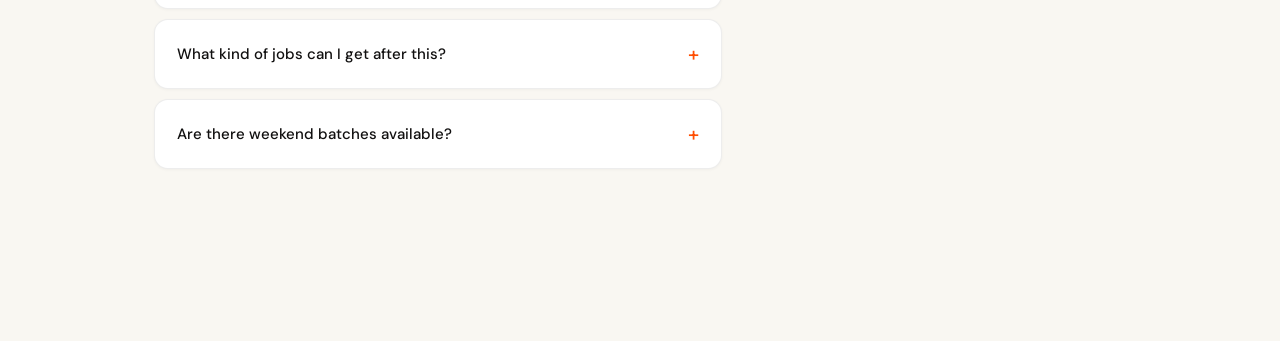
<file: courses/generative-ai.html>
<!DOCTYPE html>
<html lang="en">
<head>
<meta charset="UTF-8">
<meta name="viewport" content="width=device-width, initial-scale=1.0">
<title>Generative AI & Prompt Engineering — UpscaleQ</title>
<link href="https://fonts.googleapis.com/css2?family=Syne:wght@400;500;600;700;800&family=DM+Sans:ital,opsz,wght@0,9..40,300;0,9..40,400;0,9..40,500;1,9..40,400&display=swap" rel="stylesheet">
<style>
  :root {
    --bg: #F9F7F2; --surface: #FFFFFF; --surface-2: #F2F0EA;
    --orange: #FF4D00; --orange-hover: #E54300; --teal: #00896B;
    --text-1: #111010; --text-2: #5A5754; --text-3: #9B9793;
    --border: rgba(0,0,0,0.07); --border-soft: rgba(0,0,0,0.13);
  }
  *, *::before, *::after { box-sizing: border-box; margin: 0; padding: 0; }
  html { scroll-behavior: smooth; }
  body { font-family: 'DM Sans', sans-serif; font-size: 16px; line-height: 1.6; background: var(--bg); color: var(--text-1); overflow-x: hidden; -webkit-font-smoothing: antialiased; }

  nav { position: fixed; top: 0; left: 0; right: 0; z-index: 100; display: flex; align-items: center; justify-content: space-between; padding: 20px 64px; background: rgba(249,247,242,0.94); backdrop-filter: blur(16px); border-bottom: 1px solid var(--border); }
  .nav-logo { font-family: 'Syne', sans-serif; font-size: 24px; font-weight: 800; letter-spacing: -0.5px; color: var(--text-1); text-decoration: none; }
  .nav-logo span { color: var(--orange); }
  .nav-right { display: flex; align-items: center; gap: 24px; }
  .nav-back { font-size: 14px; color: var(--text-2); text-decoration: none; transition: color 0.2s; }
  .nav-back:hover { color: var(--text-1); }
  .nav-cta { background: var(--orange); color: #fff; border: none; border-radius: 10px; padding: 11px 24px; font-size: 15px; font-weight: 500; cursor: pointer; font-family: 'DM Sans', sans-serif; transition: background 0.2s; text-decoration: none; white-space: nowrap; }
  .nav-cta:hover { background: var(--orange-hover); }

  /* HERO */
  .course-hero { padding: 140px 64px 80px; position: relative; overflow: hidden; background: var(--bg); }
  .breadcrumb { font-size: 13px; color: var(--text-3); margin-bottom: 24px; }
  .breadcrumb a { color: var(--text-3); text-decoration: none; } .breadcrumb a:hover { color: var(--text-1); }
  .course-badge-lg { display: inline-flex; align-items: center; gap: 8px; background: rgba(0,137,107,0.08); border: 1px solid rgba(0,137,107,0.2); border-radius: 30px; padding: 7px 16px; font-size: 12px; color: var(--teal); letter-spacing: 0.07em; text-transform: uppercase; margin-bottom: 24px; }
  .course-badge-lg::before { content: ''; width: 6px; height: 6px; border-radius: 50%; background: var(--teal); flex-shrink: 0; }
  .course-h { font-family: 'Syne', sans-serif; font-size: clamp(40px, 5.5vw, 72px); font-weight: 800; letter-spacing: -2.5px; line-height: 1.0; margin-bottom: 20px; max-width: 800px; }
  .course-h span { color: var(--orange); }
  .course-lead { font-size: 18px; color: var(--text-2); line-height: 1.7; max-width: 580px; margin-bottom: 40px; }
  .course-meta-bar { display: flex; flex-wrap: wrap; gap: 32px; padding: 28px 0; border-top: 1px solid var(--border-soft); border-bottom: 1px solid var(--border-soft); margin-bottom: 40px; }
  .meta-label { font-size: 12px; color: var(--text-3); text-transform: uppercase; letter-spacing: 0.08em; margin-bottom: 4px; }
  .meta-value { font-family: 'Syne', sans-serif; font-size: 18px; font-weight: 600; color: var(--text-1); }
  .hero-actions { display: flex; gap: 14px; flex-wrap: wrap; }
  .btn-main { background: var(--orange); color: #fff; border: none; border-radius: 12px; padding: 15px 30px; font-size: 16px; font-weight: 500; cursor: pointer; font-family: 'DM Sans', sans-serif; transition: background 0.2s, transform 0.15s; text-decoration: none; display: inline-block; }
  .btn-main:hover { background: var(--orange-hover); transform: translateY(-2px); }
  .btn-ghost { background: transparent; color: var(--text-1); border: 1px solid var(--border-soft); border-radius: 12px; padding: 15px 30px; font-size: 16px; font-weight: 400; cursor: pointer; font-family: 'DM Sans', sans-serif; transition: border-color 0.2s; text-decoration: none; display: inline-block; }
  .btn-ghost:hover { border-color: var(--text-3); }

  /* CONTENT */
  .content-wrap { max-width: 1100px; margin: 0 auto; padding: 0 64px 100px; display: grid; grid-template-columns: 1fr 340px; gap: 64px; align-items: start; }
  .main-col { }
  .sidebar { position: sticky; top: 100px; }

  .section-block { margin-bottom: 72px; }
  .block-tag { font-size: 12px; font-weight: 500; letter-spacing: 0.1em; text-transform: uppercase; color: var(--orange); margin-bottom: 12px; }
  .block-h { font-family: 'Syne', sans-serif; font-size: 30px; font-weight: 700; letter-spacing: -0.8px; margin-bottom: 20px; color: var(--text-1); }

  /* CURRICULUM */
  .curriculum-list { display: flex; flex-direction: column; gap: 12px; }
  .week-item { background: var(--surface); border: 1px solid var(--border); border-radius: 14px; overflow: hidden; box-shadow: 0 1px 3px rgba(0,0,0,0.04); }
  .week-header { display: flex; align-items: center; gap: 16px; padding: 18px 22px; cursor: pointer; transition: background 0.2s; }
  .week-header:hover { background: var(--surface-2); }
  .week-num { font-family: 'Syne', sans-serif; font-size: 12px; font-weight: 700; color: var(--orange); min-width: 52px; text-transform: uppercase; letter-spacing: 0.06em; }
  .week-title { font-size: 16px; font-weight: 500; flex: 1; color: var(--text-1); }
  .week-arrow { font-size: 12px; color: var(--text-3); transition: transform 0.2s; }
  .week-item.open .week-arrow { transform: rotate(180deg); }
  .week-body { display: none; padding: 0 22px 18px 90px; }
  .week-item.open .week-body { display: block; }
  .week-topics { list-style: none; display: flex; flex-direction: column; gap: 8px; }
  .week-topics li { font-size: 14px; color: var(--text-2); display: flex; align-items: flex-start; gap: 10px; }
  .week-topics li::before { content: '→'; color: var(--teal); flex-shrink: 0; }

  /* BEST PRACTICES */
  .bp-grid { display: grid; grid-template-columns: 1fr 1fr; gap: 16px; }
  .bp-card { background: var(--surface); border: 1px solid var(--border); border-radius: 16px; padding: 24px; box-shadow: 0 1px 3px rgba(0,0,0,0.04); }
  .bp-icon { font-size: 24px; margin-bottom: 12px; }
  .bp-title { font-size: 15px; font-weight: 600; margin-bottom: 8px; color: var(--text-1); }
  .bp-desc { font-size: 14px; color: var(--text-2); line-height: 1.6; }

  /* FAQ */
  .faq-list { display: flex; flex-direction: column; gap: 10px; }
  .faq-item { background: var(--surface); border: 1px solid var(--border); border-radius: 14px; overflow: hidden; box-shadow: 0 1px 3px rgba(0,0,0,0.04); }
  .faq-q { display: flex; align-items: center; justify-content: space-between; padding: 18px 22px; cursor: pointer; font-size: 15px; font-weight: 500; gap: 16px; transition: background 0.2s; color: var(--text-1); }
  .faq-q:hover { background: var(--surface-2); }
  .faq-icon { font-size: 20px; color: var(--orange); flex-shrink: 0; transition: transform 0.2s; }
  .faq-item.open .faq-icon { transform: rotate(45deg); }
  .faq-a { display: none; padding: 0 22px 18px; font-size: 14px; color: var(--text-2); line-height: 1.7; }
  .faq-item.open .faq-a { display: block; }

  /* SIDEBAR */
  .sidebar-card { background: var(--surface); border: 1px solid var(--border-soft); border-radius: 20px; padding: 32px; margin-bottom: 20px; box-shadow: 0 2px 8px rgba(0,0,0,0.06); }
  .price-label { font-size: 12px; text-transform: uppercase; letter-spacing: 0.08em; color: var(--text-3); margin-bottom: 6px; }
  .price-val { font-family: 'Syne', sans-serif; font-size: 36px; font-weight: 800; margin-bottom: 4px; color: var(--text-1); }
  .price-note { font-size: 13px; color: var(--text-2); margin-bottom: 24px; }
  .sidebar-btn { display: block; width: 100%; text-align: center; padding: 14px; background: var(--orange); color: #fff; border: none; border-radius: 12px; font-family: 'DM Sans', sans-serif; font-size: 15px; font-weight: 500; cursor: pointer; transition: background 0.2s; text-decoration: none; margin-bottom: 10px; }
  .sidebar-btn:hover { background: var(--orange-hover); }
  .sidebar-btn-ghost { display: block; width: 100%; text-align: center; padding: 14px; background: transparent; color: var(--text-1); border: 1px solid var(--border-soft); border-radius: 12px; font-family: 'DM Sans', sans-serif; font-size: 15px; cursor: pointer; transition: border-color 0.2s; text-decoration: none; }
  .sidebar-btn-ghost:hover { border-color: var(--text-3); }
  .sidebar-divider { border: none; border-top: 1px solid var(--border); margin: 20px 0; }
  .sidebar-detail { display: flex; justify-content: space-between; font-size: 14px; margin-bottom: 12px; }
  .sidebar-detail-label { color: var(--text-2); }
  .sidebar-detail-value { font-weight: 500; color: var(--text-1); }
  .includes-list { display: flex; flex-direction: column; gap: 10px; margin-top: 16px; }
  .includes-item { display: flex; align-items: center; gap: 10px; font-size: 14px; color: var(--text-2); }
  .includes-item::before { content: '✓'; color: var(--teal); font-weight: 700; flex-shrink: 0; }

  @media (max-width: 900px) {
    nav { padding: 16px 24px; }
    .course-hero { padding: 110px 24px 60px; }
    .content-wrap { grid-template-columns: 1fr; padding: 0 24px 60px; gap: 40px; }
    .sidebar { position: static; }
    .bp-grid { grid-template-columns: 1fr; }
  }
</style>
</head>
<body>

<nav>
  <a href="../index.html" class="nav-logo">Upscale<span>Q</span></a>
  <div class="nav-right">
    <a href="../index.html#courses" class="nav-back">← All courses</a>
    <a href="../enroll.html" class="nav-cta">Enroll now</a>
  </div>
</nav>

<section class="course-hero">
  <div class="breadcrumb"><a href="../index.html">Home</a> / <a href="../index.html#courses">Courses</a> / Generative AI &amp; Prompt Engineering</div>
  <div class="course-badge-lg">Most popular</div>
  <h1 class="course-h">Generative AI &amp;<br><span>Prompt Engineering</span></h1>
  <p class="course-lead">Master LLMs, RAG pipelines, agentic systems, and AI application development. The skill every company is hiring for right now — taught by practitioners who build with it daily.</p>
  <div class="course-meta-bar">
    <div class="meta-item"><div class="meta-label">Duration</div><div class="meta-value">8 Weeks</div></div>
    <div class="meta-item"><div class="meta-label">Level</div><div class="meta-value">All levels</div></div>
    <div class="meta-item"><div class="meta-label">Mode</div><div class="meta-value">Live + Hybrid</div></div>
    <div class="meta-item"><div class="meta-label">Placement</div><div class="meta-value">Supported</div></div>
  </div>
  <div class="hero-actions">
    <a href="../enroll.html" class="btn-main">Enroll now</a>
    <a href="mailto:hello@upscaleq.com" class="btn-ghost">Talk to an advisor</a>
  </div>
</section>

<div class="content-wrap">
  <div class="main-col">

    <!-- CURRICULUM -->
    <div class="section-block">
      <div class="block-tag">Curriculum</div>
      <h2 class="block-h">What you'll learn, week by week</h2>
      <div class="curriculum-list">
        <div class="week-item open">
          <div class="week-header" onclick="toggleWeek(this)">
            <span class="week-num">Week 1</span>
            <span class="week-title">Foundations of Generative AI</span>
            <span class="week-arrow">▼</span>
          </div>
          <div class="week-body">
            <ul class="week-topics">
              <li>How LLMs work: transformers, attention, and tokens explained simply</li>
              <li>The GenAI landscape: GPT-4o, Claude, Gemini, Mistral, Llama</li>
              <li>API access and rate limits — OpenAI, Anthropic, Google AI</li>
              <li>Use-case mapping: where GenAI adds real business value</li>
            </ul>
          </div>
        </div>
        <div class="week-item">
          <div class="week-header" onclick="toggleWeek(this)">
            <span class="week-num">Week 2</span>
            <span class="week-title">Prompt Engineering Mastery</span>
            <span class="week-arrow">▼</span>
          </div>
          <div class="week-body">
            <ul class="week-topics">
              <li>Zero-shot, few-shot, and chain-of-thought prompting techniques</li>
              <li>Prompt templates, system prompts, and role-based prompting</li>
              <li>Controlling output format: JSON, structured data, markdown</li>
              <li>Prompt injection risks and defensive prompt design</li>
            </ul>
          </div>
        </div>
        <div class="week-item">
          <div class="week-header" onclick="toggleWeek(this)">
            <span class="week-num">Week 3</span>
            <span class="week-title">Building RAG Pipelines</span>
            <span class="week-arrow">▼</span>
          </div>
          <div class="week-body">
            <ul class="week-topics">
              <li>Retrieval-Augmented Generation (RAG) architecture and why it matters</li>
              <li>Embeddings, vector stores: Pinecone, Weaviate, ChromaDB</li>
              <li>Document chunking strategies and semantic search</li>
              <li>Building a full RAG app with LangChain / LlamaIndex</li>
            </ul>
          </div>
        </div>
        <div class="week-item">
          <div class="week-header" onclick="toggleWeek(this)">
            <span class="week-num">Week 4</span>
            <span class="week-title">Agentic AI Systems</span>
            <span class="week-arrow">▼</span>
          </div>
          <div class="week-body">
            <ul class="week-topics">
              <li>AI agents: ReAct, tool use, and autonomous planning loops</li>
              <li>LangGraph, AutoGen, and CrewAI frameworks hands-on</li>
              <li>Building multi-agent workflows</li>
              <li>Memory types: in-context, external, episodic</li>
            </ul>
          </div>
        </div>
        <div class="week-item">
          <div class="week-header" onclick="toggleWeek(this)">
            <span class="week-num">Week 5</span>
            <span class="week-title">Fine-tuning &amp; Model Customisation</span>
            <span class="week-arrow">▼</span>
          </div>
          <div class="week-body">
            <ul class="week-topics">
              <li>When to fine-tune vs. prompt-engineer vs. RAG</li>
              <li>LoRA and QLoRA: parameter-efficient fine-tuning</li>
              <li>Dataset preparation and instruction-tuning</li>
              <li>Running fine-tuned models with Hugging Face + Ollama</li>
            </ul>
          </div>
        </div>
        <div class="week-item">
          <div class="week-header" onclick="toggleWeek(this)">
            <span class="week-num">Week 6</span>
            <span class="week-title">AI Application Development</span>
            <span class="week-arrow">▼</span>
          </div>
          <div class="week-body">
            <ul class="week-topics">
              <li>Building AI-powered apps with FastAPI + Streamlit / Next.js</li>
              <li>Streaming responses and real-time UX patterns</li>
              <li>Integrating AI into existing products via APIs</li>
              <li>Designing for latency, cost, and token efficiency</li>
            </ul>
          </div>
        </div>
        <div class="week-item">
          <div class="week-header" onclick="toggleWeek(this)">
            <span class="week-num">Week 7</span>
            <span class="week-title">Evaluation, Safety &amp; Responsible AI</span>
            <span class="week-arrow">▼</span>
          </div>
          <div class="week-body">
            <ul class="week-topics">
              <li>Evaluating LLM outputs: RAGAS, LLM-as-judge, human eval</li>
              <li>Hallucination detection and mitigation strategies</li>
              <li>Guardrails: content filtering, output validation</li>
              <li>Bias, fairness, and responsible AI deployment</li>
            </ul>
          </div>
        </div>
        <div class="week-item">
          <div class="week-header" onclick="toggleWeek(this)">
            <span class="week-num">Week 8</span>
            <span class="week-title">Capstone Project &amp; Deployment</span>
            <span class="week-arrow">▼</span>
          </div>
          <div class="week-body">
            <ul class="week-topics">
              <li>Build and deploy a production-ready GenAI application</li>
              <li>Cloud deployment: AWS Bedrock, Azure OpenAI, GCP Vertex AI</li>
              <li>Cost optimisation and monitoring in production</li>
              <li>Portfolio presentation and placement prep</li>
            </ul>
          </div>
        </div>
      </div>
    </div>

    <!-- INDUSTRY BEST PRACTICES -->
    <div class="section-block">
      <div class="block-tag">Industry Best Practices</div>
      <h2 class="block-h">How the best teams ship AI</h2>
      <div class="bp-grid">
        <div class="bp-card">
          <div class="bp-icon">🏗️</div>
          <div class="bp-title">Prompt versioning &amp; governance</div>
          <div class="bp-desc">Top teams treat prompts like code — version-controlled, peer-reviewed, and tested before deployment.</div>
        </div>
        <div class="bp-card">
          <div class="bp-icon">📊</div>
          <div class="bp-title">Eval-driven development</div>
          <div class="bp-desc">Build evaluation datasets first. Never ship a prompt change without running it against a benchmark suite.</div>
        </div>
        <div class="bp-card">
          <div class="bp-icon">💰</div>
          <div class="bp-title">Token cost management</div>
          <div class="bp-desc">Implement caching, model tiering, and prompt compression. Unchecked token usage can drain budgets fast.</div>
        </div>
        <div class="bp-card">
          <div class="bp-icon">🛡️</div>
          <div class="bp-title">Security-first AI design</div>
          <div class="bp-desc">Validate all LLM outputs before acting on them. Assume adversarial inputs and design prompt injection defences.</div>
        </div>
        <div class="bp-card">
          <div class="bp-icon">🔁</div>
          <div class="bp-title">Human-in-the-loop for high stakes</div>
          <div class="bp-desc">Automate low-risk decisions. Always keep humans in the loop for actions that are irreversible or legally significant.</div>
        </div>
        <div class="bp-card">
          <div class="bp-icon">📈</div>
          <div class="bp-title">Observability &amp; logging</div>
          <div class="bp-desc">Log every LLM call with full input/output and latency. Use tools like LangSmith or Helicone for production tracing.</div>
        </div>
      </div>
    </div>

    <!-- FAQ -->
    <div class="section-block">
      <div class="block-tag">FAQ</div>
      <h2 class="block-h">Common questions</h2>
      <div class="faq-list">
        <div class="faq-item">
          <div class="faq-q" onclick="toggleFaq(this)">
            Do I need a coding background to join this course?
            <span class="faq-icon">+</span>
          </div>
          <div class="faq-a">No prior coding experience is required for the prompt engineering track. However, the application development weeks (6–8) use Python. We provide a pre-course Python primer for non-coders.</div>
        </div>
        <div class="faq-item">
          <div class="faq-q" onclick="toggleFaq(this)">
            What tools and APIs will I need access to?
            <span class="faq-icon">+</span>
          </div>
          <div class="faq-a">We use OpenAI, Anthropic, and open-source models via Hugging Face. API costs are minimal (under ₹1,000 for the full course). We guide you through setting up each tool on day one.</div>
        </div>
        <div class="faq-item">
          <div class="faq-q" onclick="toggleFaq(this)">
            Is this course suitable for product managers and non-engineers?
            <span class="faq-icon">+</span>
          </div>
          <div class="faq-a">Absolutely. Weeks 1–5 are designed for all roles — PMs, marketers, analysts, and founders. Weeks 6–8 go deeper into engineering. You can choose to focus on the first half and still build real working prototypes.</div>
        </div>
        <div class="faq-item">
          <div class="faq-q" onclick="toggleFaq(this)">
            Will I get a certificate at the end?
            <span class="faq-icon">+</span>
          </div>
          <div class="faq-a">Yes. You'll receive an UpscaleQ certificate upon completing the capstone project. We also help you build a GitHub portfolio with your GenAI project to showcase to employers.</div>
        </div>
        <div class="faq-item">
          <div class="faq-q" onclick="toggleFaq(this)">
            What kind of jobs can I get after this?
            <span class="faq-icon">+</span>
          </div>
          <div class="faq-a">Prompt Engineer, AI Product Manager, GenAI Developer, LLM Engineer, AI Solutions Architect. Our hiring partners are actively recruiting for these roles — your profile goes directly to their teams.</div>
        </div>
        <div class="faq-item">
          <div class="faq-q" onclick="toggleFaq(this)">
            Are there weekend batches available?
            <span class="faq-icon">+</span>
          </div>
          <div class="faq-a">Yes — we run weekday morning, weekday evening, and weekend batches. Batch schedules are confirmed at enrolment based on demand. All live sessions are recorded so you never miss a class.</div>
        </div>
      </div>
    </div>

  </div>

  <div class="sidebar">
    <div class="sidebar-card">
      <div class="price-label">Course fee</div>
      <div class="price-val">₹24,999</div>
      <div class="price-note">EMI options available · No-cost 3-month plans</div>
      <a href="../enroll.html" class="sidebar-btn">Enroll now →</a>
      <a href="mailto:hello@upscaleq.com" class="sidebar-btn-ghost">Talk to an advisor</a>
      <hr class="sidebar-divider">
      <div class="sidebar-detail"><span class="sidebar-detail-label">Duration</span><span class="sidebar-detail-value">8 weeks</span></div>
      <div class="sidebar-detail"><span class="sidebar-detail-label">Level</span><span class="sidebar-detail-value">All levels</span></div>
      <div class="sidebar-detail"><span class="sidebar-detail-label">Live sessions</span><span class="sidebar-detail-value">3× per week</span></div>
      <div class="sidebar-detail"><span class="sidebar-detail-label">Language</span><span class="sidebar-detail-value">English</span></div>
      <div class="sidebar-detail"><span class="sidebar-detail-label">Certificate</span><span class="sidebar-detail-value">Yes</span></div>
      <hr class="sidebar-divider">
      <div style="font-size:13px;font-weight:500;margin-bottom:4px;">This course includes</div>
      <div class="includes-list">
        <div class="includes-item">8 weeks of live instruction</div>
        <div class="includes-item">Recorded sessions (lifetime access)</div>
        <div class="includes-item">Hands-on project portfolio</div>
        <div class="includes-item">1:1 mentor sessions</div>
        <div class="includes-item">Placement support &amp; referrals</div>
        <div class="includes-item">Community access (alumni network)</div>
      </div>
    </div>
  </div>
</div>

<script>
  function toggleWeek(header) {
    const item = header.parentElement;
    item.classList.toggle('open');
  }
  function toggleFaq(q) {
    const item = q.parentElement;
    item.classList.toggle('open');
  }
</script>
</body>
</html>
</file>
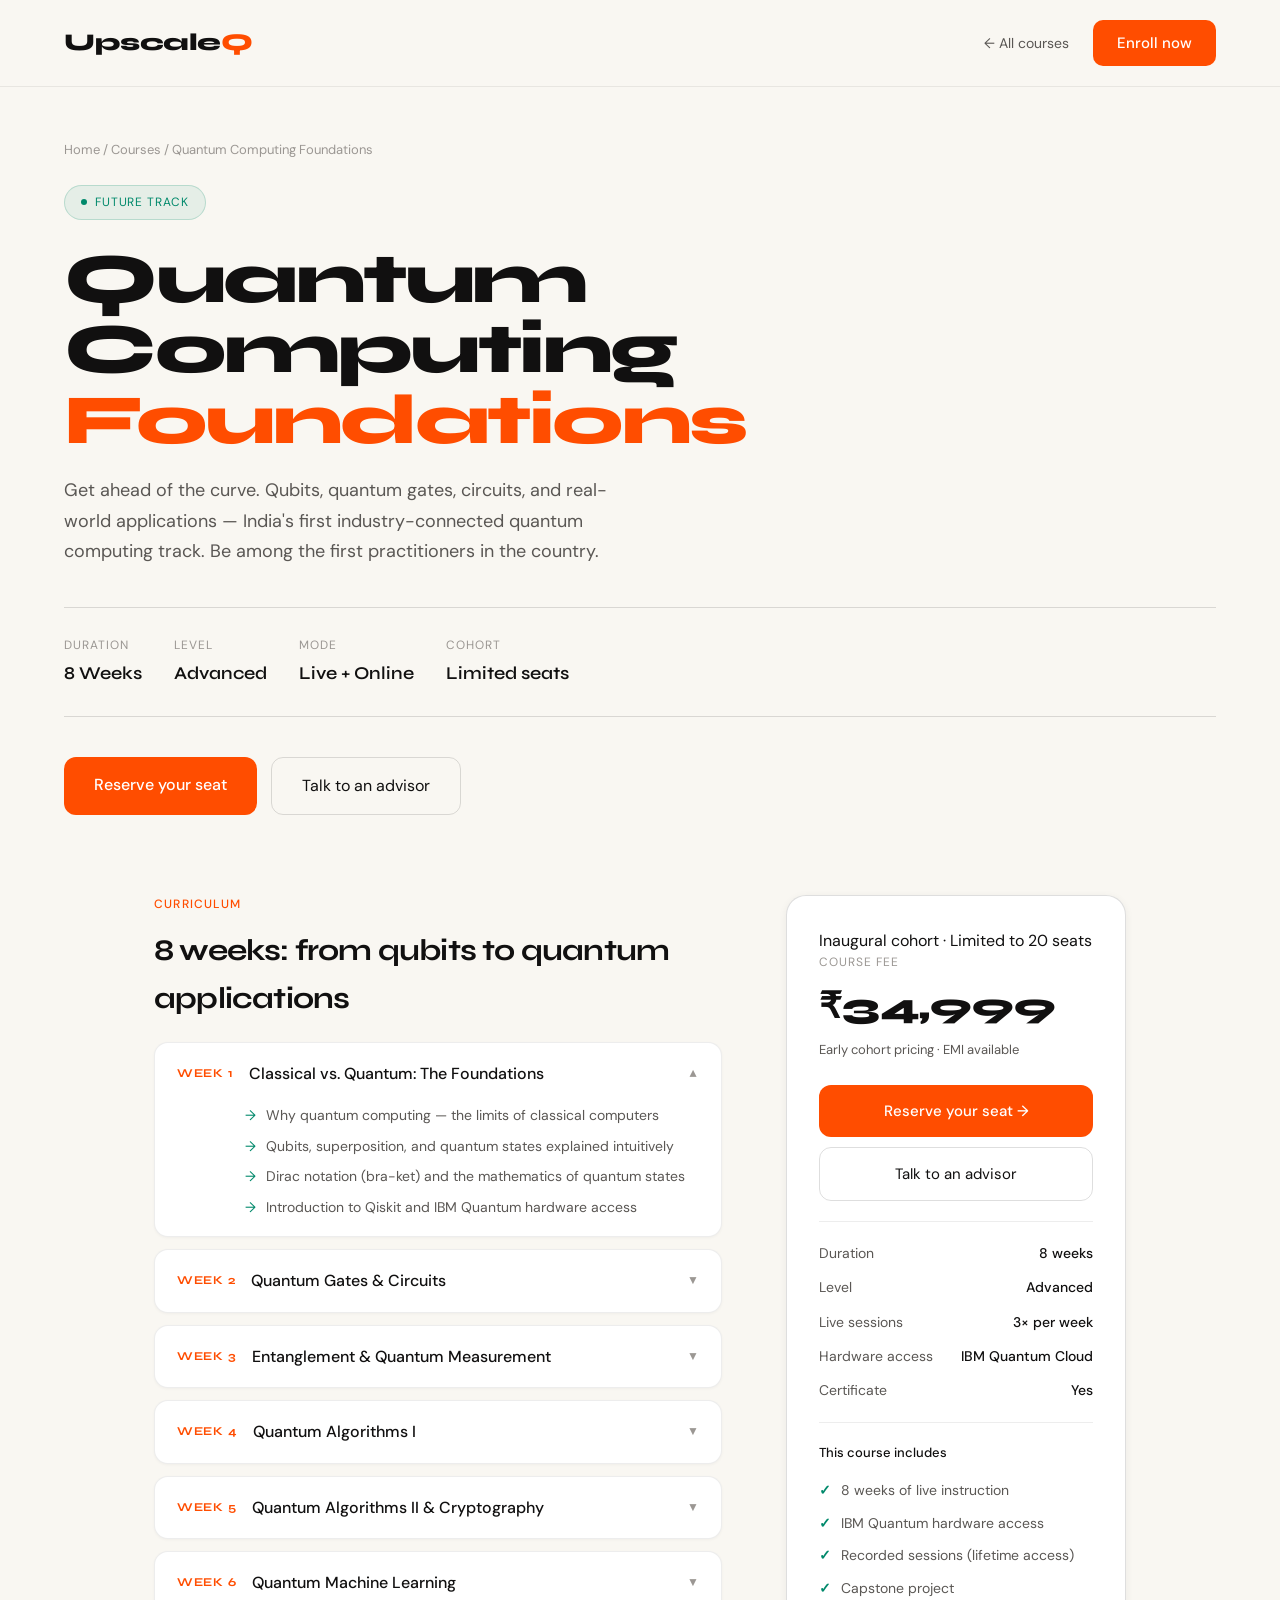
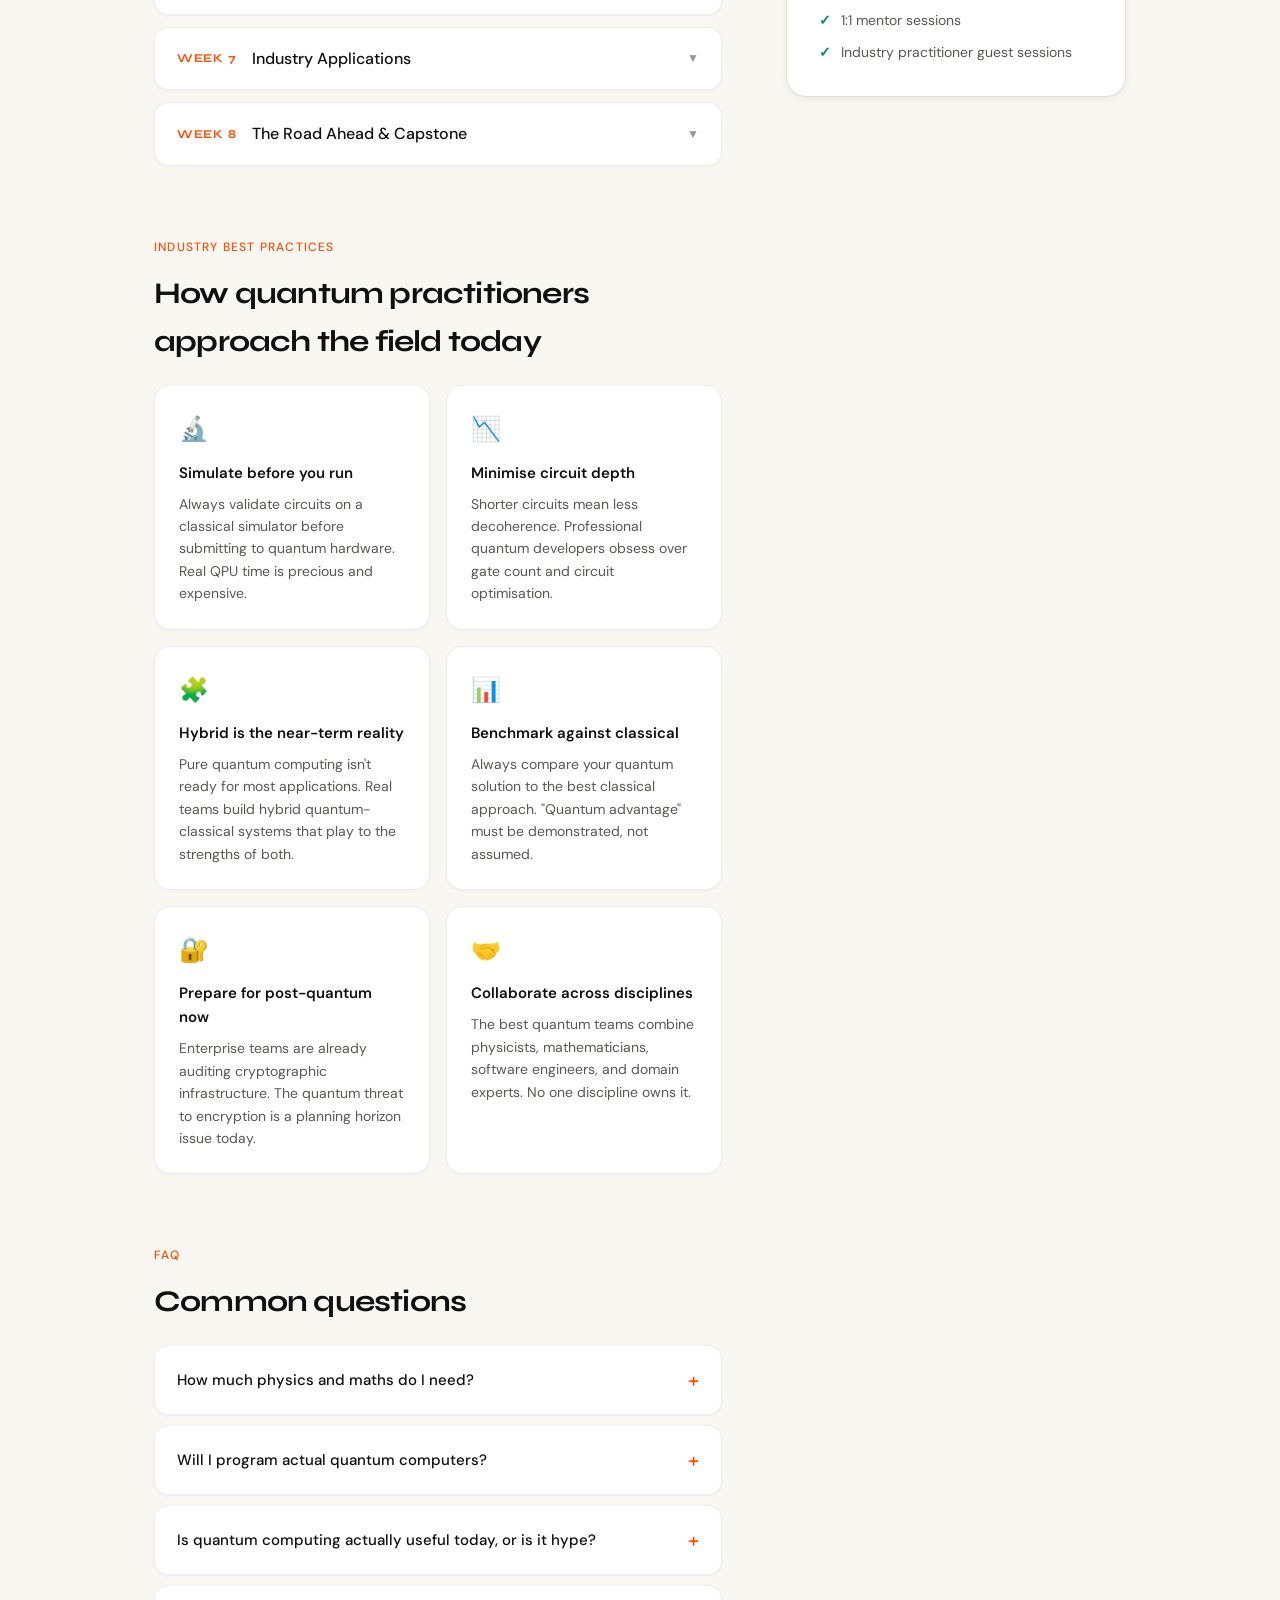
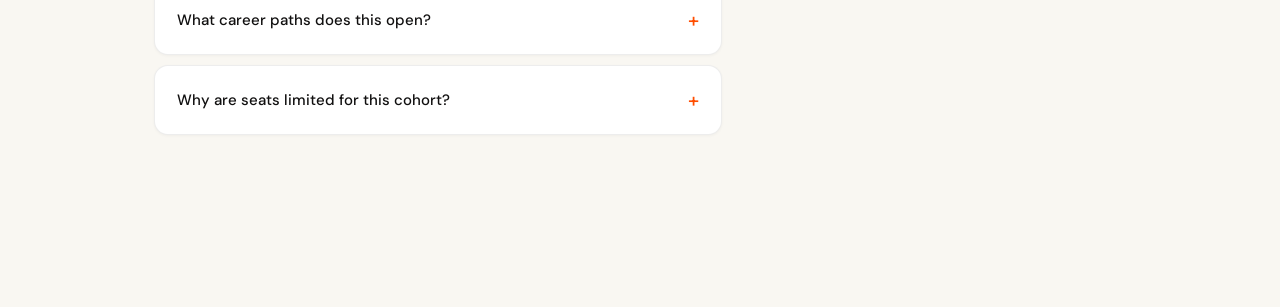
<file: courses/quantum.html>
<!DOCTYPE html>
<html lang="en">
<head>
<meta charset="UTF-8">
<meta name="viewport" content="width=device-width, initial-scale=1.0">
<title>Quantum Computing Foundations — UpscaleQ</title>
<link href="https://fonts.googleapis.com/css2?family=Syne:wght@400;500;600;700;800&family=DM+Sans:ital,opsz,wght@0,9..40,300;0,9..40,400;0,9..40,500;1,9..40,400&display=swap" rel="stylesheet">
<style>
  :root {
    --bg: #F9F7F2; --surface: #FFFFFF; --surface-2: #F2F0EA;
    --orange: #FF4D00; --orange-hover: #E54300; --teal: #00896B;
    --text-1: #111010; --text-2: #5A5754; --text-3: #9B9793;
    --border: rgba(0,0,0,0.07); --border-soft: rgba(0,0,0,0.13);
  }
  *, *::before, *::after { box-sizing: border-box; margin: 0; padding: 0; }
  html { scroll-behavior: smooth; }
  body { font-family: 'DM Sans', sans-serif; font-size: 16px; line-height: 1.6; background: var(--bg); color: var(--text-1); overflow-x: hidden; -webkit-font-smoothing: antialiased; }

  nav { position: fixed; top: 0; left: 0; right: 0; z-index: 100; display: flex; align-items: center; justify-content: space-between; padding: 20px 64px; background: rgba(249,247,242,0.94); backdrop-filter: blur(16px); border-bottom: 1px solid var(--border); }
  .nav-logo { font-family: 'Syne', sans-serif; font-size: 24px; font-weight: 800; letter-spacing: -0.5px; color: var(--text-1); text-decoration: none; }
  .nav-logo span { color: var(--orange); }
  .nav-right { display: flex; align-items: center; gap: 24px; }
  .nav-back { font-size: 14px; color: var(--text-2); text-decoration: none; transition: color 0.2s; }
  .nav-back:hover { color: var(--text-1); }
  .nav-cta { background: var(--orange); color: #fff; border: none; border-radius: 10px; padding: 11px 24px; font-size: 15px; font-weight: 500; cursor: pointer; font-family: 'DM Sans', sans-serif; transition: background 0.2s; text-decoration: none; white-space: nowrap; }
  .nav-cta:hover { background: var(--orange-hover); }

  /* HERO */
  .course-hero { padding: 140px 64px 80px; position: relative; overflow: hidden; background: var(--bg); }
  .breadcrumb { font-size: 13px; color: var(--text-3); margin-bottom: 24px; }
  .breadcrumb a { color: var(--text-3); text-decoration: none; } .breadcrumb a:hover { color: var(--text-1); }
  .course-badge-lg { display: inline-flex; align-items: center; gap: 8px; background: rgba(0,137,107,0.08); border: 1px solid rgba(0,137,107,0.2); border-radius: 30px; padding: 7px 16px; font-size: 12px; color: var(--teal); letter-spacing: 0.07em; text-transform: uppercase; margin-bottom: 24px; }
  .course-badge-lg::before { content: ''; width: 6px; height: 6px; border-radius: 50%; background: var(--teal); flex-shrink: 0; }
  .course-h { font-family: 'Syne', sans-serif; font-size: clamp(40px, 5.5vw, 72px); font-weight: 800; letter-spacing: -2.5px; line-height: 1.0; margin-bottom: 20px; max-width: 800px; }
  .course-h span { color: var(--orange); }
  .course-lead { font-size: 18px; color: var(--text-2); line-height: 1.7; max-width: 580px; margin-bottom: 40px; }
  .course-meta-bar { display: flex; flex-wrap: wrap; gap: 32px; padding: 28px 0; border-top: 1px solid var(--border-soft); border-bottom: 1px solid var(--border-soft); margin-bottom: 40px; }
  .meta-label { font-size: 12px; color: var(--text-3); text-transform: uppercase; letter-spacing: 0.08em; margin-bottom: 4px; }
  .meta-value { font-family: 'Syne', sans-serif; font-size: 18px; font-weight: 600; color: var(--text-1); }
  .hero-actions { display: flex; gap: 14px; flex-wrap: wrap; }
  .btn-main { background: var(--orange); color: #fff; border: none; border-radius: 12px; padding: 15px 30px; font-size: 16px; font-weight: 500; cursor: pointer; font-family: 'DM Sans', sans-serif; transition: background 0.2s, transform 0.15s; text-decoration: none; display: inline-block; }
  .btn-main:hover { background: var(--orange-hover); transform: translateY(-2px); }
  .btn-ghost { background: transparent; color: var(--text-1); border: 1px solid var(--border-soft); border-radius: 12px; padding: 15px 30px; font-size: 16px; font-weight: 400; cursor: pointer; font-family: 'DM Sans', sans-serif; transition: border-color 0.2s; text-decoration: none; display: inline-block; }
  .btn-ghost:hover { border-color: var(--text-3); }

  /* CONTENT */
  .content-wrap { max-width: 1100px; margin: 0 auto; padding: 0 64px 100px; display: grid; grid-template-columns: 1fr 340px; gap: 64px; align-items: start; }
  .main-col { }
  .sidebar { position: sticky; top: 100px; }

  .section-block { margin-bottom: 72px; }
  .block-tag { font-size: 12px; font-weight: 500; letter-spacing: 0.1em; text-transform: uppercase; color: var(--orange); margin-bottom: 12px; }
  .block-h { font-family: 'Syne', sans-serif; font-size: 30px; font-weight: 700; letter-spacing: -0.8px; margin-bottom: 20px; color: var(--text-1); }

  /* CURRICULUM */
  .curriculum-list { display: flex; flex-direction: column; gap: 12px; }
  .week-item { background: var(--surface); border: 1px solid var(--border); border-radius: 14px; overflow: hidden; box-shadow: 0 1px 3px rgba(0,0,0,0.04); }
  .week-header { display: flex; align-items: center; gap: 16px; padding: 18px 22px; cursor: pointer; transition: background 0.2s; }
  .week-header:hover { background: var(--surface-2); }
  .week-num { font-family: 'Syne', sans-serif; font-size: 12px; font-weight: 700; color: var(--orange); min-width: 52px; text-transform: uppercase; letter-spacing: 0.06em; }
  .week-title { font-size: 16px; font-weight: 500; flex: 1; color: var(--text-1); }
  .week-arrow { font-size: 12px; color: var(--text-3); transition: transform 0.2s; }
  .week-item.open .week-arrow { transform: rotate(180deg); }
  .week-body { display: none; padding: 0 22px 18px 90px; }
  .week-item.open .week-body { display: block; }
  .week-topics { list-style: none; display: flex; flex-direction: column; gap: 8px; }
  .week-topics li { font-size: 14px; color: var(--text-2); display: flex; align-items: flex-start; gap: 10px; }
  .week-topics li::before { content: '→'; color: var(--teal); flex-shrink: 0; }

  /* BEST PRACTICES */
  .bp-grid { display: grid; grid-template-columns: 1fr 1fr; gap: 16px; }
  .bp-card { background: var(--surface); border: 1px solid var(--border); border-radius: 16px; padding: 24px; box-shadow: 0 1px 3px rgba(0,0,0,0.04); }
  .bp-icon { font-size: 24px; margin-bottom: 12px; }
  .bp-title { font-size: 15px; font-weight: 600; margin-bottom: 8px; color: var(--text-1); }
  .bp-desc { font-size: 14px; color: var(--text-2); line-height: 1.6; }

  /* FAQ */
  .faq-list { display: flex; flex-direction: column; gap: 10px; }
  .faq-item { background: var(--surface); border: 1px solid var(--border); border-radius: 14px; overflow: hidden; box-shadow: 0 1px 3px rgba(0,0,0,0.04); }
  .faq-q { display: flex; align-items: center; justify-content: space-between; padding: 18px 22px; cursor: pointer; font-size: 15px; font-weight: 500; gap: 16px; transition: background 0.2s; color: var(--text-1); }
  .faq-q:hover { background: var(--surface-2); }
  .faq-icon { font-size: 20px; color: var(--orange); flex-shrink: 0; transition: transform 0.2s; }
  .faq-item.open .faq-icon { transform: rotate(45deg); }
  .faq-a { display: none; padding: 0 22px 18px; font-size: 14px; color: var(--text-2); line-height: 1.7; }
  .faq-item.open .faq-a { display: block; }

  /* SIDEBAR */
  .sidebar-card { background: var(--surface); border: 1px solid var(--border-soft); border-radius: 20px; padding: 32px; margin-bottom: 20px; box-shadow: 0 2px 8px rgba(0,0,0,0.06); }
  .price-label { font-size: 12px; text-transform: uppercase; letter-spacing: 0.08em; color: var(--text-3); margin-bottom: 6px; }
  .price-val { font-family: 'Syne', sans-serif; font-size: 36px; font-weight: 800; margin-bottom: 4px; color: var(--text-1); }
  .price-note { font-size: 13px; color: var(--text-2); margin-bottom: 24px; }
  .sidebar-btn { display: block; width: 100%; text-align: center; padding: 14px; background: var(--orange); color: #fff; border: none; border-radius: 12px; font-family: 'DM Sans', sans-serif; font-size: 15px; font-weight: 500; cursor: pointer; transition: background 0.2s; text-decoration: none; margin-bottom: 10px; }
  .sidebar-btn:hover { background: var(--orange-hover); }
  .sidebar-btn-ghost { display: block; width: 100%; text-align: center; padding: 14px; background: transparent; color: var(--text-1); border: 1px solid var(--border-soft); border-radius: 12px; font-family: 'DM Sans', sans-serif; font-size: 15px; cursor: pointer; transition: border-color 0.2s; text-decoration: none; }
  .sidebar-btn-ghost:hover { border-color: var(--text-3); }
  .sidebar-divider { border: none; border-top: 1px solid var(--border); margin: 20px 0; }
  .sidebar-detail { display: flex; justify-content: space-between; font-size: 14px; margin-bottom: 12px; }
  .sidebar-detail-label { color: var(--text-2); }
  .sidebar-detail-value { font-weight: 500; color: var(--text-1); }
  .includes-list { display: flex; flex-direction: column; gap: 10px; margin-top: 16px; }
  .includes-item { display: flex; align-items: center; gap: 10px; font-size: 14px; color: var(--text-2); }
  .includes-item::before { content: '✓'; color: var(--teal); font-weight: 700; flex-shrink: 0; }

  @media (max-width: 900px) {
    nav { padding: 16px 24px; }
    .course-hero { padding: 110px 24px 60px; }
    .content-wrap { grid-template-columns: 1fr; padding: 0 24px 60px; gap: 40px; }
    .sidebar { position: static; }
    .bp-grid { grid-template-columns: 1fr; }
  }
</style>
</head>
<body>
<nav>
  <a href="../index.html" class="nav-logo">Upscale<span>Q</span></a>
  <div class="nav-right">
    <a href="../index.html#courses" class="nav-back">← All courses</a>
    <a href="../enroll.html" class="nav-cta">Enroll now</a>
  </div>
</nav>

<section class="course-hero">
  <div class="breadcrumb"><a href="../index.html">Home</a> / <a href="../index.html#courses">Courses</a> / Quantum Computing Foundations</div>
  <div class="course-badge-lg">Future track</div>
  <h1 class="course-h">Quantum Computing<br><span>Foundations</span></h1>
  <p class="course-lead">Get ahead of the curve. Qubits, quantum gates, circuits, and real-world applications — India's first industry-connected quantum computing track. Be among the first practitioners in the country.</p>
  <div class="course-meta-bar">
    <div class="meta-item"><div class="meta-label">Duration</div><div class="meta-value">8 Weeks</div></div>
    <div class="meta-item"><div class="meta-label">Level</div><div class="meta-value">Advanced</div></div>
    <div class="meta-item"><div class="meta-label">Mode</div><div class="meta-value">Live + Online</div></div>
    <div class="meta-item"><div class="meta-label">Cohort</div><div class="meta-value">Limited seats</div></div>
  </div>
  <div class="hero-actions">
    <a href="../enroll.html" class="btn-main">Reserve your seat</a>
    <a href="mailto:hello@upscaleq.com" class="btn-ghost">Talk to an advisor</a>
  </div>
</section>

<div class="content-wrap">
  <div class="main-col">
    <div class="section-block">
      <div class="block-tag">Curriculum</div>
      <h2 class="block-h">8 weeks: from qubits to quantum applications</h2>
      <div class="curriculum-list">
        <div class="week-item open">
          <div class="week-header" onclick="toggleWeek(this)"><span class="week-num">Week 1</span><span class="week-title">Classical vs. Quantum: The Foundations</span><span class="week-arrow">▼</span></div>
          <div class="week-body"><ul class="week-topics"><li>Why quantum computing — the limits of classical computers</li><li>Qubits, superposition, and quantum states explained intuitively</li><li>Dirac notation (bra-ket) and the mathematics of quantum states</li><li>Introduction to Qiskit and IBM Quantum hardware access</li></ul></div>
        </div>
        <div class="week-item">
          <div class="week-header" onclick="toggleWeek(this)"><span class="week-num">Week 2</span><span class="week-title">Quantum Gates &amp; Circuits</span><span class="week-arrow">▼</span></div>
          <div class="week-body"><ul class="week-topics"><li>Single-qubit gates: X, Y, Z, H, S, T gates — what they do</li><li>Multi-qubit gates: CNOT, Toffoli, SWAP</li><li>Building and running quantum circuits in Qiskit</li><li>Circuit depth, gate fidelity, and real hardware constraints</li></ul></div>
        </div>
        <div class="week-item">
          <div class="week-header" onclick="toggleWeek(this)"><span class="week-num">Week 3</span><span class="week-title">Entanglement &amp; Quantum Measurement</span><span class="week-arrow">▼</span></div>
          <div class="week-body"><ul class="week-topics"><li>Quantum entanglement: Bell states and EPR pairs</li><li>Measurement, collapse, and the Born rule</li><li>Quantum teleportation protocol — step by step</li><li>Noise, decoherence, and error sources in real hardware</li></ul></div>
        </div>
        <div class="week-item">
          <div class="week-header" onclick="toggleWeek(this)"><span class="week-num">Week 4</span><span class="week-title">Quantum Algorithms I</span><span class="week-arrow">▼</span></div>
          <div class="week-body"><ul class="week-topics"><li>Deutsch-Jozsa and Bernstein-Vazirani: quantum speedup illustrated</li><li>Grover's algorithm: quantum search in O(√N)</li><li>Quantum Fourier Transform (QFT)</li><li>Phase estimation algorithm</li></ul></div>
        </div>
        <div class="week-item">
          <div class="week-header" onclick="toggleWeek(this)"><span class="week-num">Week 5</span><span class="week-title">Quantum Algorithms II &amp; Cryptography</span><span class="week-arrow">▼</span></div>
          <div class="week-body"><ul class="week-topics"><li>Shor's algorithm and its impact on RSA encryption</li><li>Post-quantum cryptography: NIST-standardised algorithms</li><li>Quantum key distribution (QKD) and BB84 protocol</li><li>The quantum threat timeline for enterprises</li></ul></div>
        </div>
        <div class="week-item">
          <div class="week-header" onclick="toggleWeek(this)"><span class="week-num">Week 6</span><span class="week-title">Quantum Machine Learning</span><span class="week-arrow">▼</span></div>
          <div class="week-body"><ul class="week-topics"><li>Variational Quantum Eigensolver (VQE) and QAOA</li><li>Quantum neural networks and parameterised circuits</li><li>Hybrid classical-quantum ML pipelines with PennyLane</li><li>Where QML genuinely adds value today</li></ul></div>
        </div>
        <div class="week-item">
          <div class="week-header" onclick="toggleWeek(this)"><span class="week-num">Week 7</span><span class="week-title">Industry Applications</span><span class="week-arrow">▼</span></div>
          <div class="week-body"><ul class="week-topics"><li>Quantum optimisation for logistics, finance, and supply chain</li><li>Drug discovery and molecular simulation use cases</li><li>Quantum computing in banking: portfolio optimisation, risk</li><li>Guest sessions with IBM Quantum and IonQ practitioners</li></ul></div>
        </div>
        <div class="week-item">
          <div class="week-header" onclick="toggleWeek(this)"><span class="week-num">Week 8</span><span class="week-title">The Road Ahead &amp; Capstone</span><span class="week-arrow">▼</span></div>
          <div class="week-body"><ul class="week-topics"><li>The quantum hardware landscape: superconducting, ion trap, photonic</li><li>Error correction: surface codes and the path to fault-tolerance</li><li>Capstone: implement and present a quantum algorithm or application</li><li>Career paths, research opportunities, and what to do next</li></ul></div>
        </div>
      </div>
    </div>

    <div class="section-block">
      <div class="block-tag">Industry Best Practices</div>
      <h2 class="block-h">How quantum practitioners approach the field today</h2>
      <div class="bp-grid">
        <div class="bp-card"><div class="bp-icon">🔬</div><div class="bp-title">Simulate before you run</div><div class="bp-desc">Always validate circuits on a classical simulator before submitting to quantum hardware. Real QPU time is precious and expensive.</div></div>
        <div class="bp-card"><div class="bp-icon">📉</div><div class="bp-title">Minimise circuit depth</div><div class="bp-desc">Shorter circuits mean less decoherence. Professional quantum developers obsess over gate count and circuit optimisation.</div></div>
        <div class="bp-card"><div class="bp-icon">🧩</div><div class="bp-title">Hybrid is the near-term reality</div><div class="bp-desc">Pure quantum computing isn't ready for most applications. Real teams build hybrid quantum-classical systems that play to the strengths of both.</div></div>
        <div class="bp-card"><div class="bp-icon">📊</div><div class="bp-title">Benchmark against classical</div><div class="bp-desc">Always compare your quantum solution to the best classical approach. "Quantum advantage" must be demonstrated, not assumed.</div></div>
        <div class="bp-card"><div class="bp-icon">🔐</div><div class="bp-title">Prepare for post-quantum now</div><div class="bp-desc">Enterprise teams are already auditing cryptographic infrastructure. The quantum threat to encryption is a planning horizon issue today.</div></div>
        <div class="bp-card"><div class="bp-icon">🤝</div><div class="bp-title">Collaborate across disciplines</div><div class="bp-desc">The best quantum teams combine physicists, mathematicians, software engineers, and domain experts. No one discipline owns it.</div></div>
      </div>
    </div>

    <div class="section-block">
      <div class="block-tag">FAQ</div>
      <h2 class="block-h">Common questions</h2>
      <div class="faq-list">
        <div class="faq-item"><div class="faq-q" onclick="toggleFaq(this)">How much physics and maths do I need?<span class="faq-icon">+</span></div><div class="faq-a">You need comfort with basic linear algebra (vectors, matrices) and complex numbers. Full physics training is not required. We cover all the necessary quantum mechanics concepts in plain language within the course.</div></div>
        <div class="faq-item"><div class="faq-q" onclick="toggleFaq(this)">Will I program actual quantum computers?<span class="faq-icon">+</span></div><div class="faq-a">Yes. You'll run circuits on real IBM Quantum hardware via cloud access, and use simulators throughout. Quantum computing is accessible over the cloud today.</div></div>
        <div class="faq-item"><div class="faq-q" onclick="toggleFaq(this)">Is quantum computing actually useful today, or is it hype?<span class="faq-icon">+</span></div><div class="faq-a">Both, honestly. We cover this directly: where it genuinely adds value now (molecular simulation, optimisation), where it's overhyped, and what the realistic 5-year trajectory looks like.</div></div>
        <div class="faq-item"><div class="faq-q" onclick="toggleFaq(this)">What career paths does this open?<span class="faq-icon">+</span></div><div class="faq-a">Quantum Software Engineer, Quantum Research Scientist, Post-Quantum Security Analyst, Quantum Solutions Architect. Companies like IBM, Google, IonQ, and Indian defence/space agencies are hiring now.</div></div>
        <div class="faq-item"><div class="faq-q" onclick="toggleFaq(this)">Why are seats limited for this cohort?<span class="faq-icon">+</span></div><div class="faq-a">This is our inaugural quantum cohort and we want to give every learner close attention. We're keeping the first batch to 20 learners to ensure quality. Future batches will scale.</div></div>
      </div>
    </div>
  </div>

  <div class="sidebar">
    <div class="sidebar-card">
      <div class="early-badge">Inaugural cohort · Limited to 20 seats</div>
      <div class="price-label">Course fee</div>
      <div class="price-val">₹34,999</div>
      <div class="price-note">Early cohort pricing · EMI available</div>
      <a href="../enroll.html" class="sidebar-btn">Reserve your seat →</a>
      <a href="mailto:hello@upscaleq.com" class="sidebar-btn-ghost">Talk to an advisor</a>
      <hr class="sidebar-divider">
      <div class="sidebar-detail"><span class="sidebar-detail-label">Duration</span><span class="sidebar-detail-value">8 weeks</span></div>
      <div class="sidebar-detail"><span class="sidebar-detail-label">Level</span><span class="sidebar-detail-value">Advanced</span></div>
      <div class="sidebar-detail"><span class="sidebar-detail-label">Live sessions</span><span class="sidebar-detail-value">3× per week</span></div>
      <div class="sidebar-detail"><span class="sidebar-detail-label">Hardware access</span><span class="sidebar-detail-value">IBM Quantum Cloud</span></div>
      <div class="sidebar-detail"><span class="sidebar-detail-label">Certificate</span><span class="sidebar-detail-value">Yes</span></div>
      <hr class="sidebar-divider">
      <div style="font-size:13px;font-weight:500;margin-bottom:4px;">This course includes</div>
      <div class="includes-list">
        <div class="includes-item">8 weeks of live instruction</div>
        <div class="includes-item">IBM Quantum hardware access</div>
        <div class="includes-item">Recorded sessions (lifetime access)</div>
        <div class="includes-item">Capstone project</div>
        <div class="includes-item">1:1 mentor sessions</div>
        <div class="includes-item">Industry practitioner guest sessions</div>
      </div>
    </div>
  </div>
</div>

<script>
  function toggleWeek(header){header.parentElement.classList.toggle('open');}
  function toggleFaq(q){q.parentElement.classList.toggle('open');}
</script>
</body>
</html>
</file>
<file: styles.css>
/* ═══════════════════════════════════════════════════
   UPSCALEQ — Light Theme
   Warm cream base. Single orange accent. Dark footer.
   Typography does the work. Restraint over decoration.
   ═══════════════════════════════════════════════════ */

/* ── 1. CUSTOM PROPERTIES ── */
:root {
  /* Palette */
  --color-bg:          #F9F7F2;   /* warm cream — not cold white */
  --color-surface:     #FFFFFF;
  --color-surface-2:   #F2F0EA;   /* slightly deeper cream for alternating sections */
  --color-dark:        #18160F;   /* footer + hero eyebrow accent */
  --color-primary:     #FF4D00;   /* orange — single accent colour */
  --color-primary-dim: rgba(255, 77, 0, 0.08);
  --color-primary-hover: #E54300;
  --color-teal:        #00896B;   /* darkened for readability on light */
  --color-teal-dim:    rgba(0, 137, 107, 0.09);
  --color-text-1:      #111010;   /* warm near-black headings */
  --color-text-2:      #5A5754;   /* warm body text */
  --color-text-3:      #9B9793;   /* captions, labels */
  --color-border:      rgba(0, 0, 0, 0.07);
  --color-border-soft: rgba(0, 0, 0, 0.13);

  /* Typography */
  --font-display: 'Syne', sans-serif;
  --font-body:    'DM Sans', sans-serif;
  --font-mono:    'JetBrains Mono', monospace;

  /* Spacing (8px grid) */
  --sp-1:  8px;
  --sp-2:  16px;
  --sp-3:  24px;
  --sp-4:  32px;
  --sp-5:  48px;
  --sp-6:  64px;
  --sp-7:  96px;

  /* Shape */
  --radius-sm:   6px;
  --radius-md:   12px;
  --radius-lg:   20px;
  --radius-full: 9999px;

  /* Motion */
  --ease:       cubic-bezier(0.4, 0, 0.2, 1);
  --transition: all 0.22s var(--ease);

  /* Shadows — light and warm, not dark and glowy */
  --shadow-card:  0 1px 3px rgba(0,0,0,0.06), 0 4px 16px rgba(0,0,0,0.05);
  --shadow-hover: 0 2px 8px rgba(0,0,0,0.08), 0 12px 32px rgba(0,0,0,0.08);
}

/* ── 2. RESET ── */
*, *::before, *::after { box-sizing: border-box; margin: 0; padding: 0; }
html { scroll-behavior: smooth; font-size: 16px; -webkit-text-size-adjust: 100%; }

body {
  font-family: var(--font-body);
  font-size: 16px;
  line-height: 1.7;
  background: var(--color-bg);
  color: var(--color-text-2);
  overflow-x: hidden;
  -webkit-font-smoothing: antialiased;
}

img, video { display: block; max-width: 100%; }
a { text-decoration: none; color: inherit; }
button { cursor: pointer; font-family: var(--font-body); border: none; background: none; }
ul, ol { list-style: none; }

/* ── 3. LAYOUT ── */
.container {
  width: 100%;
  max-width: 1200px;
  margin: 0 auto;
  padding: 0 var(--sp-3);
}
.mono { font-family: var(--font-mono); }
.section { padding: var(--sp-7) 0; }

/* ── 4. TYPOGRAPHY ── */
h1, h2, h3, h4 {
  font-family: var(--font-display);
  color: var(--color-text-1);
  line-height: 1.08;
  letter-spacing: -0.03em;
}

/* Section label — editorial line + mono text */
.section__label {
  display: flex;
  align-items: center;
  gap: 12px;
  font-family: var(--font-mono);
  font-size: 11px;
  font-weight: 500;
  text-transform: uppercase;
  letter-spacing: 0.13em;
  color: var(--color-primary);
  margin-bottom: var(--sp-3);
}
.section__label::before {
  content: '';
  display: block;
  width: 24px; height: 1px;
  background: var(--color-primary);
  flex-shrink: 0;
}

.section__header {
  max-width: 600px;
  margin: 0 auto var(--sp-6);
  text-align: center;
}
.section__header .section__label {
  justify-content: center;
}
.section__header .section__label::before,
.section__header .section__label::after {
  content: '';
  display: block;
  width: 24px; height: 1px;
  background: var(--color-primary);
  flex-shrink: 0;
}

.section__h {
  font-size: clamp(28px, 3.5vw, 44px);
  font-weight: 700;
  color: var(--color-text-1);
  margin-bottom: var(--sp-2);
  line-height: 1.1;
}
.section__h em {
  color: var(--color-primary);
  font-style: normal;
}

.section__sub {
  font-size: 16px;
  color: var(--color-text-2);
  line-height: 1.75;
}

/* ── 5. BUTTONS ── */
.btn {
  display: inline-flex;
  align-items: center;
  justify-content: center;
  gap: var(--sp-1);
  font-family: var(--font-body);
  font-size: 14px;
  font-weight: 500;
  border-radius: var(--radius-md);
  padding: 11px 22px;
  transition: var(--transition);
  white-space: nowrap;
  cursor: pointer;
}

.btn--primary {
  background: var(--color-primary);
  color: #fff;
  border: 1px solid var(--color-primary);
}
.btn--primary:hover {
  background: var(--color-primary-hover);
  border-color: var(--color-primary-hover);
  transform: translateY(-1px);
}

.btn--ghost {
  background: transparent;
  color: var(--color-text-1);
  border: 1px solid var(--color-border-soft);
}
.btn--ghost:hover {
  border-color: rgba(0,0,0,0.25);
  transform: translateY(-1px);
}

.btn--lg  { padding: 14px 28px; font-size: 15px; border-radius: var(--radius-lg); }
.btn--sm  { padding: 8px 16px; font-size: 13px; border-radius: var(--radius-sm); }
.btn--full { width: 100%; justify-content: center; }

/* ── 6. NAVIGATION ── */
.nav-wrapper {
  position: fixed;
  top: 0; left: 0; right: 0;
  z-index: 1000;
  transition: background 0.25s var(--ease), border-color 0.25s var(--ease), box-shadow 0.25s var(--ease);
}

.nav-wrapper.scrolled {
  background: rgba(249, 247, 242, 0.94);
  backdrop-filter: blur(16px);
  -webkit-backdrop-filter: blur(16px);
  border-bottom: 1px solid var(--color-border);
  box-shadow: 0 1px 16px rgba(0,0,0,0.06);
}

.nav {
  display: flex;
  align-items: center;
  justify-content: space-between;
  padding: 0 var(--sp-3);
  height: 68px;
}

.nav__logo {
  font-family: var(--font-display);
  font-size: 20px;
  font-weight: 800;
  color: var(--color-text-1);
  letter-spacing: -0.04em;
}
.nav__logo em { color: var(--color-primary); font-style: normal; }

.nav__links {
  display: flex;
  align-items: center;
  gap: var(--sp-5);
}
.nav__link {
  font-size: 14px;
  color: var(--color-text-2);
  font-weight: 400;
  transition: color 0.2s;
  position: relative;
  padding-bottom: 2px;
}
.nav__link::after {
  content: '';
  position: absolute;
  bottom: -2px; left: 0;
  width: 0; height: 1px;
  background: var(--color-primary);
  transition: width 0.25s var(--ease);
}
.nav__link:hover { color: var(--color-text-1); }
.nav__link:hover::after { width: 100%; }

.nav__actions {
  display: flex;
  align-items: center;
  gap: var(--sp-2);
}

.nav__hamburger {
  display: none;
  flex-direction: column;
  gap: 5px;
  padding: var(--sp-1);
  cursor: pointer;
}
.nav__hamburger span {
  display: block;
  width: 20px; height: 1.5px;
  background: var(--color-text-1);
  border-radius: 2px;
  transition: var(--transition);
}
.nav__hamburger.open span:nth-child(1) { transform: translateY(6.5px) rotate(45deg); }
.nav__hamburger.open span:nth-child(2) { opacity: 0; }
.nav__hamburger.open span:nth-child(3) { transform: translateY(-6.5px) rotate(-45deg); }

.nav__drawer {
  display: none;
  position: absolute;
  top: 68px; left: 0; right: 0;
  background: var(--color-surface);
  border-bottom: 1px solid var(--color-border);
  box-shadow: 0 8px 24px rgba(0,0,0,0.08);
  padding: var(--sp-3) var(--sp-3) var(--sp-4);
  opacity: 0;
  transform: translateY(-6px);
  transition: var(--transition);
}
.nav__drawer.open {
  display: block;
  opacity: 1;
  transform: translateY(0);
}
.nav__drawer-links { display: flex; flex-direction: column; gap: 2px; }
.nav__drawer-links .nav__link {
  display: block;
  padding: 12px 0;
  font-size: 15px;
  border-bottom: 1px solid var(--color-border);
}
.nav__drawer-links .btn { margin-top: var(--sp-2); }

/* ── 7. HERO ── */
.hero {
  min-height: 100vh;
  display: flex;
  align-items: center;
  padding: 100px 0 var(--sp-7);
  background: var(--color-bg);
  border-bottom: 1px solid var(--color-border);
  position: relative;
  overflow: hidden;
}

/* Faint warm gradient in background corner — not a blob, just warmth */
.hero::after {
  content: '';
  position: absolute;
  top: -15%;
  right: -5%;
  width: 50vw; height: 50vw;
  max-width: 700px; max-height: 700px;
  border-radius: 50%;
  background: radial-gradient(circle, rgba(255,77,0,0.04) 0%, transparent 65%);
  pointer-events: none;
}

.hero__inner {
  position: relative;
  z-index: 1;
  display: grid;
  grid-template-columns: 1fr 400px;
  gap: var(--sp-7);
  align-items: center;
}

.hero__eyebrow {
  font-family: var(--font-mono);
  font-size: 11px;
  text-transform: uppercase;
  letter-spacing: 0.12em;
  color: var(--color-text-3);
  margin-bottom: var(--sp-4);
  display: flex;
  align-items: center;
  gap: 10px;
}
.hero__eyebrow::before {
  content: '';
  width: 20px; height: 1px;
  background: var(--color-text-3);
  flex-shrink: 0;
}

.hero__headline {
  font-family: var(--font-display);
  font-size: clamp(52px, 7.5vw, 88px);
  font-weight: 800;
  color: var(--color-text-1);
  letter-spacing: -0.04em;
  line-height: 0.96;
  margin-bottom: var(--sp-4);
}
.hero__headline em {
  color: var(--color-primary);
  font-style: normal;
}

.hero__sub {
  font-size: 17px;
  color: var(--color-text-2);
  line-height: 1.75;
  max-width: 460px;
  margin-bottom: var(--sp-5);
}

.hero__actions {
  display: flex;
  gap: var(--sp-2);
  flex-wrap: wrap;
  margin-bottom: var(--sp-5);
}

.hero__stats {
  display: flex;
  align-items: center;
  gap: var(--sp-4);
  flex-wrap: wrap;
  padding-top: var(--sp-4);
  border-top: 1px solid var(--color-border);
}
.hero__stat { display: flex; flex-direction: column; gap: 3px; }
.hero__stat-num {
  font-family: var(--font-mono);
  font-size: 18px;
  font-weight: 700;
  color: var(--color-text-1);
  line-height: 1;
}
.hero__stat-label {
  font-size: 11px;
  color: var(--color-text-3);
  text-transform: uppercase;
  letter-spacing: 0.05em;
}

/* Course index — right side of hero */
.hero__index {
  border: 1px solid var(--color-border-soft);
  border-radius: var(--radius-lg);
  overflow: hidden;
  background: var(--color-surface);
  box-shadow: var(--shadow-card);
}
.hero__index-header {
  padding: 14px 22px;
  border-bottom: 1px solid var(--color-border);
  background: var(--color-surface-2);
  display: flex;
  align-items: center;
  justify-content: space-between;
}
.hero__index-title {
  font-family: var(--font-mono);
  font-size: 10px;
  text-transform: uppercase;
  letter-spacing: 0.12em;
  color: var(--color-text-3);
}
.hero__index-count {
  font-family: var(--font-mono);
  font-size: 10px;
  color: var(--color-primary);
}
.hero__index-list { padding: 4px 0; }

.hero__index-item {
  display: flex;
  align-items: center;
  padding: 14px 22px;
  border-bottom: 1px solid var(--color-border);
  transition: background 0.18s;
  text-decoration: none;
  color: inherit;
  gap: 0;
}
.hero__index-item:last-child { border-bottom: none; }
.hero__index-item:hover { background: var(--color-bg); }
.hero__index-item:hover .hero__index-item-arrow {
  opacity: 1;
  transform: translateX(0);
}

.hero__index-num {
  font-family: var(--font-mono);
  font-size: 10px;
  color: var(--color-text-3);
  min-width: 26px;
  flex-shrink: 0;
}
.hero__index-name {
  font-size: 13px;
  font-weight: 500;
  color: var(--color-text-1);
  flex: 1;
  line-height: 1.3;
}
.hero__index-weeks {
  font-family: var(--font-mono);
  font-size: 10px;
  color: var(--color-text-3);
  white-space: nowrap;
  margin: 0 10px;
}
.hero__index-item-arrow {
  font-size: 12px;
  color: var(--color-primary);
  opacity: 0;
  transform: translateX(-4px);
  transition: var(--transition);
}

/* ── 8. STATS BAR ── */
.stats-bar {
  background: var(--color-surface-2);
  border-top: 1px solid var(--color-border);
  border-bottom: 1px solid var(--color-border);
  padding: var(--sp-4) 0;
}
.stats-bar__inner {
  display: flex;
  align-items: center;
  justify-content: center;
  gap: var(--sp-6);
  flex-wrap: wrap;
}
.stat-item {
  display: flex;
  align-items: baseline;
  gap: 5px;
}
.stat-item__num {
  font-size: clamp(26px, 3.2vw, 38px);
  font-weight: 700;
  color: var(--color-text-1);
  line-height: 1;
}
.stat-item__suffix {
  font-size: clamp(20px, 2.5vw, 28px);
  font-weight: 700;
  color: var(--color-primary);
  line-height: 1;
}
.stat-item__label {
  font-size: 12px;
  color: var(--color-text-3);
  margin-left: 2px;
}
.stat-divider {
  width: 1px;
  height: 32px;
  background: var(--color-border-soft);
  flex-shrink: 0;
}

/* ── 9. FILTER TABS ── */
.filter-tabs {
  display: flex;
  gap: 6px;
  flex-wrap: wrap;
  margin-bottom: var(--sp-5);
}
.filter-tab {
  font-family: var(--font-body);
  font-size: 13px;
  font-weight: 500;
  padding: 8px 18px;
  border-radius: var(--radius-full);
  border: 1px solid var(--color-border-soft);
  background: var(--color-surface);
  color: var(--color-text-2);
  transition: var(--transition);
  cursor: pointer;
}
.filter-tab:hover {
  border-color: rgba(0,0,0,0.2);
  color: var(--color-text-1);
}
.filter-tab--active {
  background: var(--color-primary);
  border-color: var(--color-primary);
  color: #fff;
}

/* ── 10. COURSE CARDS ── */
.courses-grid {
  display: grid;
  grid-template-columns: repeat(auto-fill, minmax(320px, 1fr));
  gap: var(--sp-2);
  margin-bottom: var(--sp-5);
}

.course-card {
  background: var(--color-surface);
  border: 1px solid var(--color-border);
  border-radius: var(--radius-lg);
  padding: var(--sp-4);
  display: flex;
  flex-direction: column;
  gap: var(--sp-2);
  transition: var(--transition);
  position: relative;
  overflow: hidden;
}

/* Thin left accent bar per category */
.course-card::before {
  content: '';
  position: absolute;
  top: 0; left: 0;
  width: 3px; height: 100%;
  border-radius: 3px 0 0 3px;
  opacity: 0.5;
  transition: opacity 0.22s;
}
.course-card[data-category="ai"]::before        { background: var(--color-primary); }
.course-card[data-category="fullstack"]::before  { background: var(--color-teal); }
.course-card[data-category="data"]::before       { background: #D97706; }
.course-card[data-category="quantum"]::before    { background: #6366F1; }

.course-card:hover {
  border-color: var(--color-border-soft);
  box-shadow: var(--shadow-hover);
  transform: translateY(-2px);
}
.course-card:hover::before { opacity: 1; }

.course-card__top {
  display: flex;
  align-items: flex-start;
  justify-content: space-between;
  gap: var(--sp-2);
}
.course-card__num {
  font-family: var(--font-mono);
  font-size: 11px;
  color: var(--color-text-3);
}
.course-card__tags-row {
  display: flex;
  align-items: center;
  gap: var(--sp-1);
}
.course-card__title {
  font-family: var(--font-display);
  font-size: 17px;
  font-weight: 700;
  color: var(--color-text-1);
  line-height: 1.25;
  letter-spacing: -0.02em;
}
.course-card__desc {
  font-size: 13px;
  color: var(--color-text-2);
  line-height: 1.65;
  flex: 1;
}
.course-card__footer {
  display: flex;
  align-items: center;
  justify-content: space-between;
  padding-top: var(--sp-2);
  border-top: 1px solid var(--color-border);
  margin-top: auto;
}
.course-card__level {
  display: flex;
  align-items: center;
  gap: 6px;
  font-size: 12px;
  color: var(--color-text-3);
}
.level-dot {
  width: 6px; height: 6px;
  border-radius: 50%;
  flex-shrink: 0;
}
.level-dot--all { background: var(--color-teal); }
.level-dot--mid { background: var(--color-primary); }
.level-dot--beg { background: #16A34A; }
.level-dot--adv { background: #6366F1; }

.courses-section__cta { text-align: center; }

/* ── 11. TAGS ── */
.tag {
  display: inline-block;
  font-family: var(--font-mono);
  font-size: 9px;
  font-weight: 500;
  letter-spacing: 0.07em;
  text-transform: uppercase;
  padding: 3px 8px;
  border-radius: var(--radius-full);
  border: 1px solid transparent;
}
.tag--hot    { color: var(--color-teal);    background: var(--color-teal-dim);    border-color: rgba(0,137,107,0.2); }
.tag--demand { color: var(--color-primary); background: var(--color-primary-dim); border-color: rgba(255,77,0,0.2); }
.tag--new    { color: #6366F1;              background: rgba(99,102,241,0.08);    border-color: rgba(99,102,241,0.2); }
.tag--sm     { font-size: 9px; color: var(--color-text-3); background: var(--color-surface-2); border-color: var(--color-border); }

/* ── 12. MENTORS ── */
.mentors-grid {
  display: grid;
  grid-template-columns: repeat(4, 1fr);
  gap: var(--sp-3);
}
.mentor-card {
  background: var(--color-surface);
  border: 1px solid var(--color-border);
  border-radius: var(--radius-lg);
  padding: var(--sp-4);
  text-align: center;
  transition: var(--transition);
}
.mentor-card:hover {
  border-color: var(--color-border-soft);
  box-shadow: var(--shadow-hover);
  transform: translateY(-2px);
}
.mentor-card__avatar {
  width: 64px; height: 64px;
  border-radius: 50%;
  display: flex;
  align-items: center;
  justify-content: center;
  font-family: var(--font-display);
  font-size: 18px;
  font-weight: 800;
  color: #fff;
  margin: 0 auto var(--sp-3);
  transition: transform 0.25s var(--ease);
}
.mentor-card:hover .mentor-card__avatar { transform: scale(1.04); }

.mentor-card__avatar--1 { background: #FF4D00; }
.mentor-card__avatar--2 { background: #00896B; }
.mentor-card__avatar--3 { background: #6366F1; }
.mentor-card__avatar--4 { background: #D97706; }

.mentor-card__name {
  font-family: var(--font-display);
  font-size: 16px;
  font-weight: 700;
  color: var(--color-text-1);
  margin-bottom: 4px;
}
.mentor-card__role   { font-size: 13px; color: var(--color-primary); margin-bottom: 3px; }
.mentor-card__company { font-size: 11px; color: var(--color-text-3); margin-bottom: var(--sp-2); }
.mentor-card__tags   { display: flex; gap: 5px; flex-wrap: wrap; justify-content: center; }

/* ── 13. WHY UPSCALEQ ── */
.why-section {
  background: var(--color-surface-2);
  border-top: 1px solid var(--color-border);
  border-bottom: 1px solid var(--color-border);
}
.why-inner {
  display: grid;
  grid-template-columns: 360px 1fr;
  gap: var(--sp-7);
  align-items: start;
}
.why-left { position: sticky; top: 88px; }
.why-left .section__label { margin-bottom: var(--sp-3); }
.why-left .section__h { font-size: clamp(26px, 3.2vw, 40px); margin-bottom: var(--sp-3); text-align: left; }
.why-left .section__sub { text-align: left; font-size: 15px; }

.why-right { display: flex; flex-direction: column; gap: var(--sp-2); }

.why-point {
  display: flex;
  align-items: flex-start;
  gap: var(--sp-3);
  padding: var(--sp-3);
  background: var(--color-surface);
  border: 1px solid var(--color-border);
  border-radius: var(--radius-md);
  transition: var(--transition);
}
.why-point:hover {
  border-color: var(--color-border-soft);
  box-shadow: var(--shadow-card);
}
.why-point__icon {
  font-size: 20px;
  width: 44px; height: 44px;
  flex-shrink: 0;
  display: flex;
  align-items: center;
  justify-content: center;
  background: var(--color-bg);
  border: 1px solid var(--color-border);
  border-radius: var(--radius-sm);
}
.why-point__title {
  font-family: var(--font-display);
  font-size: 15px;
  font-weight: 600;
  color: var(--color-text-1);
  margin-bottom: 5px;
}
.why-point__desc { font-size: 13px; color: var(--color-text-2); line-height: 1.65; }

/* ── 14. TESTIMONIALS ── */
.testimonials-grid {
  display: grid;
  grid-template-columns: repeat(3, 1fr);
  gap: var(--sp-3);
}
.testimonial-card {
  background: var(--color-surface);
  border: 1px solid var(--color-border);
  border-radius: var(--radius-lg);
  padding: var(--sp-4);
  display: flex;
  flex-direction: column;
  gap: var(--sp-3);
  transition: var(--transition);
}
.testimonial-card:hover {
  border-color: var(--color-border-soft);
  box-shadow: var(--shadow-hover);
  transform: translateY(-2px);
}
.testimonial-card__stars { color: #D97706; font-size: 13px; letter-spacing: 2px; }
.testimonial-card__text {
  font-size: 14px;
  line-height: 1.75;
  color: var(--color-text-2);
  flex: 1;
}
.testimonial-card__text::before {
  content: '\201C';
  font-family: var(--font-display);
  font-size: 44px;
  color: var(--color-primary);
  opacity: 0.2;
  display: block;
  line-height: 0.65;
  margin-bottom: 10px;
}
.testimonial-card__author {
  display: flex;
  align-items: center;
  gap: var(--sp-2);
  padding-top: var(--sp-2);
  border-top: 1px solid var(--color-border);
}
.testimonial-card__avatar {
  width: 36px; height: 36px;
  border-radius: 50%;
  background: var(--color-primary);
  display: flex;
  align-items: center;
  justify-content: center;
  font-family: var(--font-mono);
  font-size: 11px;
  font-weight: 700;
  color: #fff;
  flex-shrink: 0;
}
.testimonial-card__name  { font-size: 13px; font-weight: 600; color: var(--color-text-1); margin-bottom: 2px; }
.testimonial-card__course { font-size: 11px; color: var(--color-text-3); font-family: var(--font-mono); }

/* ── 15. PARTNERS ── */
.partners-grid {
  display: grid;
  grid-template-columns: repeat(3, 1fr);
  gap: var(--sp-3);
}
.partner-card {
  background: var(--color-surface);
  border: 1px solid var(--color-border);
  border-radius: var(--radius-lg);
  padding: var(--sp-4);
  display: flex;
  flex-direction: column;
  gap: var(--sp-3);
  transition: var(--transition);
  position: relative;
  text-decoration: none;
  color: inherit;
}
.partner-card:hover {
  border-color: var(--color-border-soft);
  box-shadow: var(--shadow-hover);
  transform: translateY(-2px);
}
.partner-card__mono {
  width: 48px; height: 48px;
  border-radius: var(--radius-sm);
  display: flex;
  align-items: center;
  justify-content: center;
  font-family: var(--font-display);
  font-size: 16px;
  font-weight: 800;
}
.pm--lavu    { background: rgba(255,149,67,0.12); color: #C2590A; border: 1px solid rgba(255,149,67,0.2); }
.pm--dts     { background: rgba(59,130,246,0.10); color: #1D5FCC; border: 1px solid rgba(59,130,246,0.2); }
.pm--fortune { background: var(--color-teal-dim); color: var(--color-teal); border: 1px solid rgba(0,137,107,0.2); }

.partner-card__name   { font-family: var(--font-display); font-size: 16px; font-weight: 700; color: var(--color-text-1); margin-bottom: 3px; }
.partner-card__loc    { font-family: var(--font-mono); font-size: 11px; color: var(--color-teal); margin-bottom: var(--sp-1); }
.partner-card__desc   { font-size: 13px; color: var(--color-text-2); line-height: 1.65; }
.partner-card__tags   { display: flex; gap: 5px; flex-wrap: wrap; }
.partner-card__arrow  {
  position: absolute;
  top: var(--sp-3); right: var(--sp-3);
  font-size: 14px;
  color: var(--color-text-3);
  transition: var(--transition);
}
.partner-card:hover .partner-card__arrow {
  color: var(--color-primary);
  transform: translate(2px, -2px);
}

/* ── 16. CORPORATE BANNER ── */
.corporate-banner {
  border: 1px solid var(--color-border);
  border-radius: var(--radius-lg);
  padding: var(--sp-7) var(--sp-6);
  background: var(--color-surface);
  display: grid;
  grid-template-columns: 1fr auto;
  gap: var(--sp-5);
  align-items: center;
  position: relative;
  overflow: hidden;
}
/* Warm orange wash — very faint */
.corporate-banner::before {
  content: '';
  position: absolute;
  top: -40%; right: -10%;
  width: 500px; height: 500px;
  border-radius: 50%;
  background: radial-gradient(circle, rgba(255,77,0,0.05) 0%, transparent 65%);
  pointer-events: none;
}
.corporate-banner__h {
  font-size: clamp(24px, 3.2vw, 38px);
  font-weight: 800;
  color: var(--color-text-1);
  letter-spacing: -0.03em;
  margin: var(--sp-2) 0;
}
.corporate-banner__h em { color: var(--color-primary); font-style: normal; }
.corporate-banner__sub {
  font-size: 15px;
  color: var(--color-text-2);
  line-height: 1.7;
  max-width: 480px;
  margin-bottom: var(--sp-4);
}
.corporate-banner__actions { display: flex; gap: var(--sp-2); flex-wrap: wrap; }

.corporate-banner__stat-col {
  display: flex;
  flex-direction: column;
  gap: var(--sp-2);
  flex-shrink: 0;
  position: relative;
  z-index: 1;
}
.corp-stat {
  padding: var(--sp-3);
  border: 1px solid var(--color-border);
  border-radius: var(--radius-md);
  background: var(--color-bg);
  text-align: right;
  min-width: 140px;
}
.corp-stat__num {
  font-family: var(--font-mono);
  font-size: 28px;
  font-weight: 700;
  color: var(--color-text-1);
  line-height: 1;
  display: block;
}
.corp-stat__label { font-size: 11px; color: var(--color-text-3); margin-top: 4px; }

/* ── 17. FOOTER — dark on light, common premium pattern ── */
.footer {
  background: #16130D;
  border-top: none;
  padding-top: var(--sp-7);
}
.footer__inner {
  display: grid;
  grid-template-columns: 1.4fr 1fr 1fr 1fr;
  gap: var(--sp-5);
  padding-bottom: var(--sp-6);
}
.footer__logo {
  font-family: var(--font-display);
  font-size: 20px;
  font-weight: 800;
  color: #F0EDE7;
  display: block;
  margin-bottom: var(--sp-2);
  letter-spacing: -0.04em;
}
.footer__logo em { color: var(--color-primary); font-style: normal; }
.footer__tagline { font-size: 13px; color: rgba(240,237,231,0.4); margin-bottom: var(--sp-3); }
.footer__socials { display: flex; gap: 8px; }
.footer__social {
  width: 34px; height: 34px;
  border-radius: var(--radius-sm);
  border: 1px solid rgba(255,255,255,0.1);
  display: flex;
  align-items: center;
  justify-content: center;
  font-size: 12px;
  font-weight: 600;
  color: rgba(240,237,231,0.4);
  transition: var(--transition);
}
.footer__social:hover {
  border-color: var(--color-primary);
  color: var(--color-primary);
}
.footer__col-title {
  font-family: var(--font-display);
  font-size: 11px;
  font-weight: 700;
  color: rgba(240,237,231,0.5);
  letter-spacing: 0.08em;
  text-transform: uppercase;
  margin-bottom: var(--sp-3);
}
.footer__links { display: flex; flex-direction: column; gap: 12px; }
.footer__links a { font-size: 13px; color: rgba(240,237,231,0.45); transition: color 0.2s; }
.footer__links a:hover { color: #F0EDE7; }
.footer__bottom {
  border-top: 1px solid rgba(255,255,255,0.07);
  padding: var(--sp-3) 0;
}
.footer__bottom-inner {
  display: flex;
  align-items: center;
  justify-content: space-between;
  gap: var(--sp-3);
  flex-wrap: wrap;
}
.footer__bottom span { font-size: 12px; color: rgba(240,237,231,0.3); }

/* ── 18. SCROLL REVEAL ── */
.reveal {
  opacity: 0;
  transform: translateY(18px);
  transition: opacity 0.55s var(--ease), transform 0.55s var(--ease);
}
.reveal.revealed { opacity: 1; transform: translateY(0); }

.reveal--delay-1 { transition-delay: 0.08s; }
.reveal--delay-2 { transition-delay: 0.16s; }
.reveal--delay-3 { transition-delay: 0.24s; }
.reveal--delay-4 { transition-delay: 0.32s; }

@keyframes fadeUp {
  from { opacity: 0; transform: translateY(20px); }
  to   { opacity: 1; transform: translateY(0); }
}
.hero .reveal { animation: fadeUp 0.7s var(--ease) both; }
.hero .reveal--delay-1 { animation-delay: 0.12s; }
.hero .reveal--delay-2 { animation-delay: 0.24s; }
.hero .reveal--delay-3 { animation-delay: 0.36s; }
.hero .reveal--delay-4 { animation-delay: 0.48s; }

.course-card.hidden { display: none; }

/* ── 19. RESPONSIVE ── */
@media (max-width: 1024px) {
  .hero__inner      { grid-template-columns: 1fr; max-width: 580px; margin: 0 auto; }
  .hero__index      { display: none; }
  .hero__sub        { max-width: 100%; }
  .mentors-grid     { grid-template-columns: repeat(2, 1fr); }
  .why-inner        { grid-template-columns: 1fr; gap: var(--sp-5); }
  .why-left         { position: static; }
  .why-left .section__h,
  .why-left .section__sub { text-align: center; }
  .why-left .section__label { justify-content: center; }
  .why-left .section__label::before { display: none; }
  .corporate-banner { grid-template-columns: 1fr; padding: var(--sp-5); }
  .corporate-banner__stat-col { flex-direction: row; flex-wrap: wrap; }
  .corp-stat { text-align: left; }
  .footer__inner    { grid-template-columns: 1fr 1fr; }
}

@media (max-width: 768px) {
  .section        { padding: var(--sp-6) 0; }
  .nav__links     { display: none; }
  .nav__actions .btn--primary { display: none; }
  .nav__hamburger { display: flex; }
  .stats-bar__inner     { gap: var(--sp-4); }
  .stat-divider         { display: none; }
  .testimonials-grid    { grid-template-columns: 1fr; }
  .partners-grid        { grid-template-columns: 1fr; }
  .footer__inner        { grid-template-columns: 1fr; }
  .footer__bottom-inner { flex-direction: column; text-align: center; }
  .corporate-banner     { padding: var(--sp-4) var(--sp-3); }
  .corporate-banner__actions .btn { width: 100%; }
}

@media (max-width: 540px) {
  .courses-grid   { grid-template-columns: 1fr; }
  .mentors-grid   { grid-template-columns: 1fr 1fr; }
  .hero__headline { letter-spacing: -0.03em; }
  .filter-tab     { font-size: 12px; padding: 7px 14px; }
}
</file>
